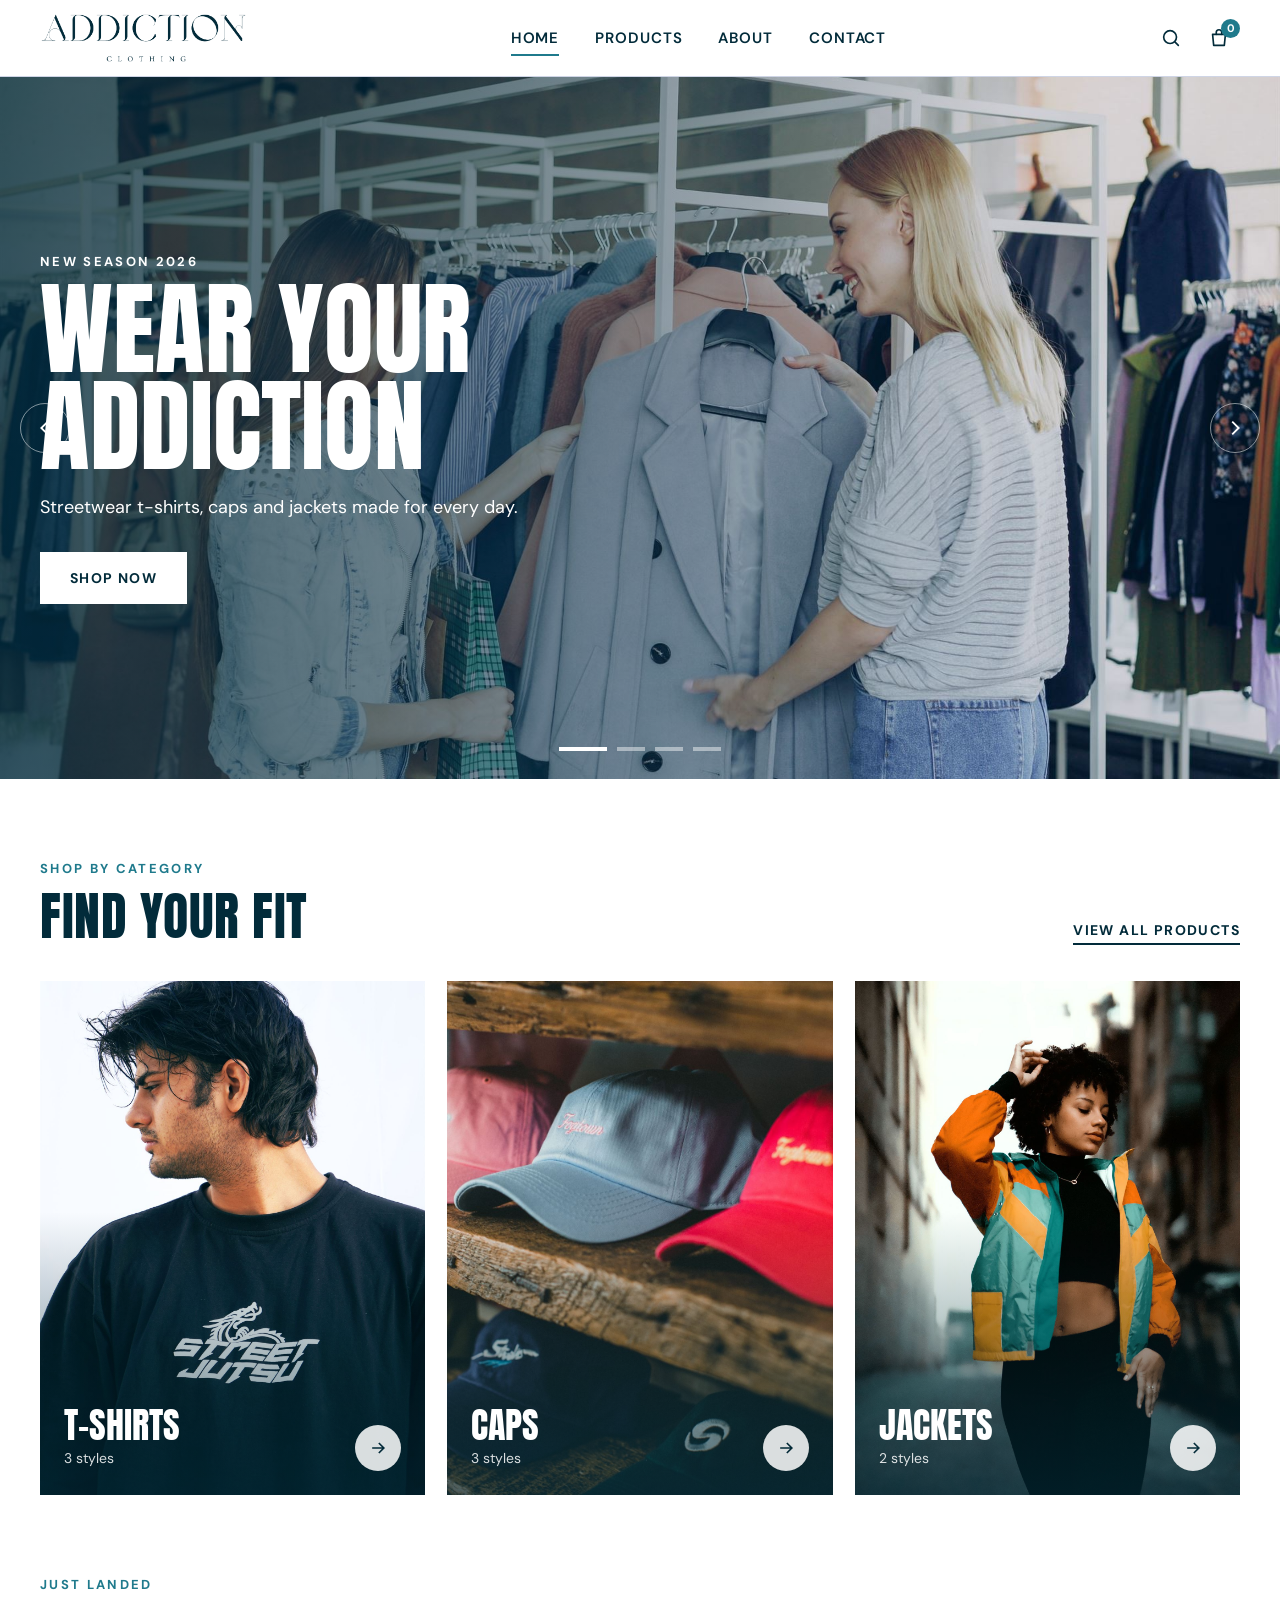
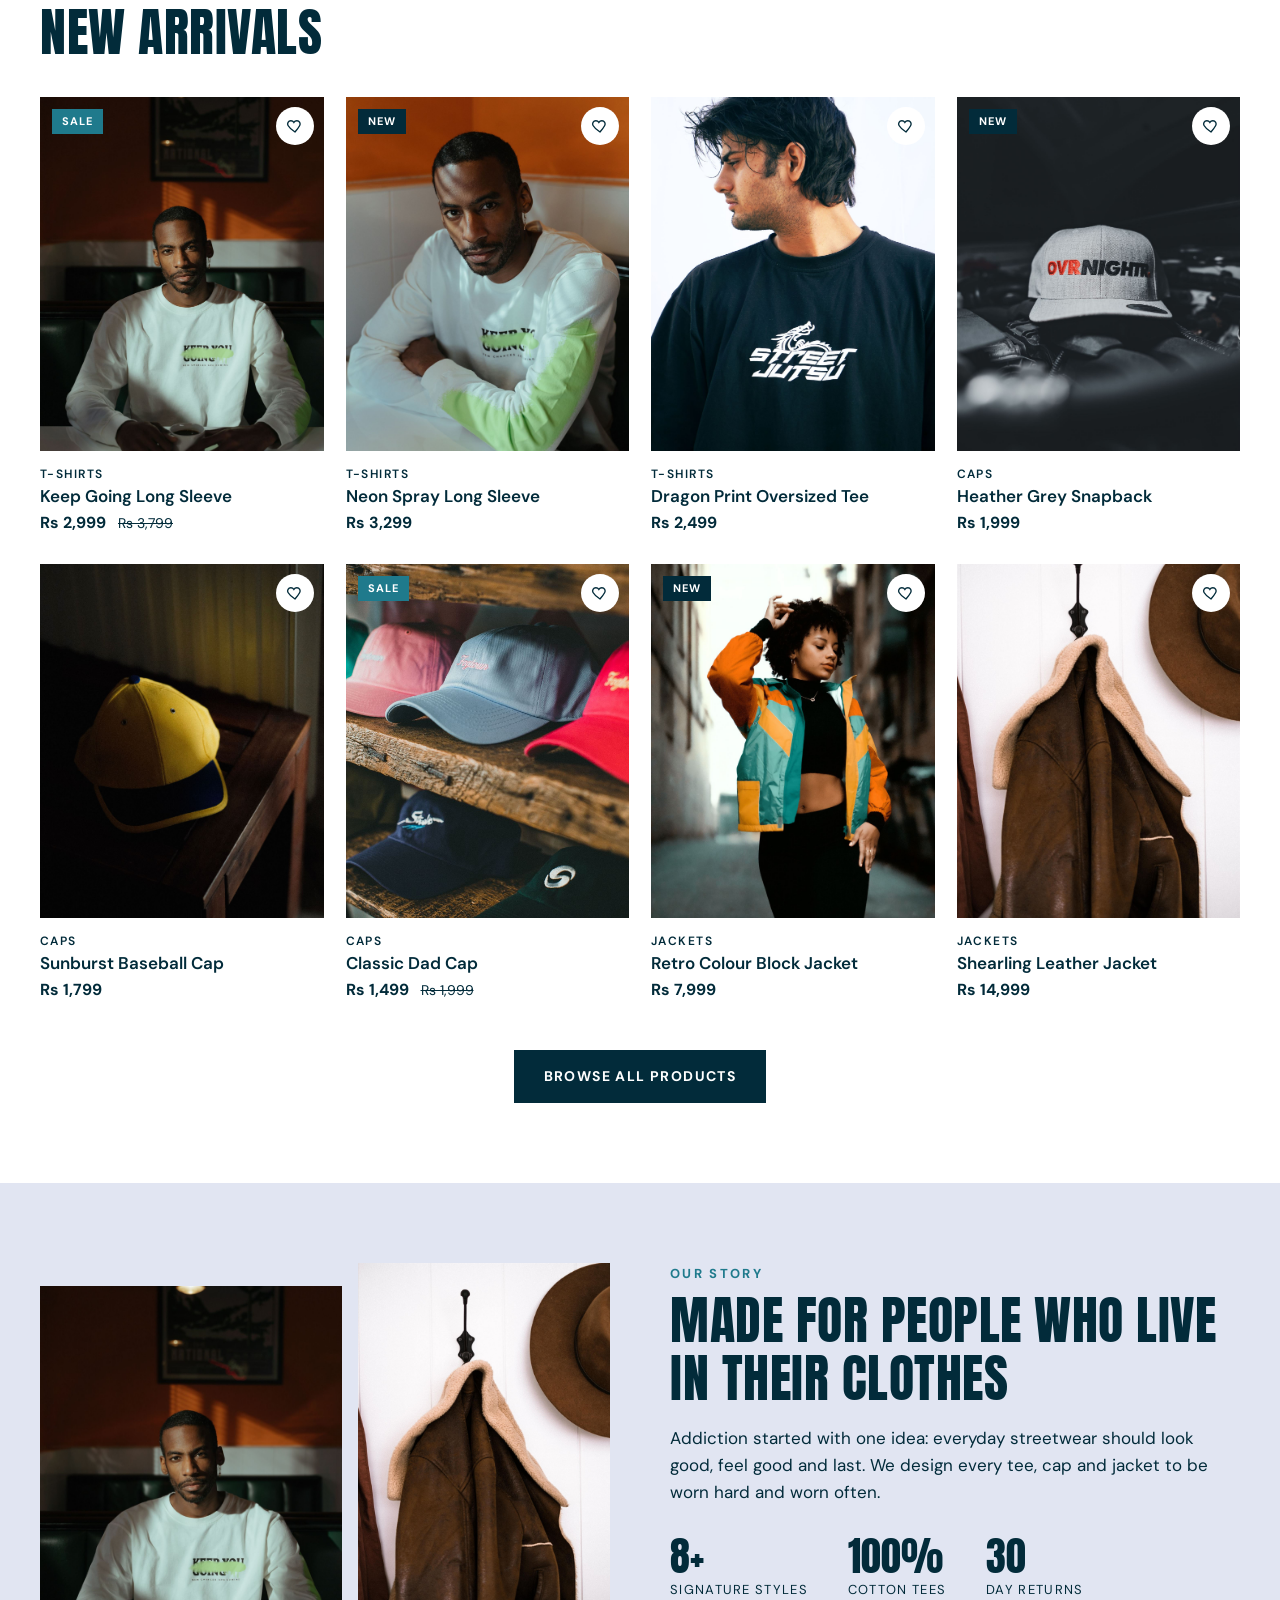
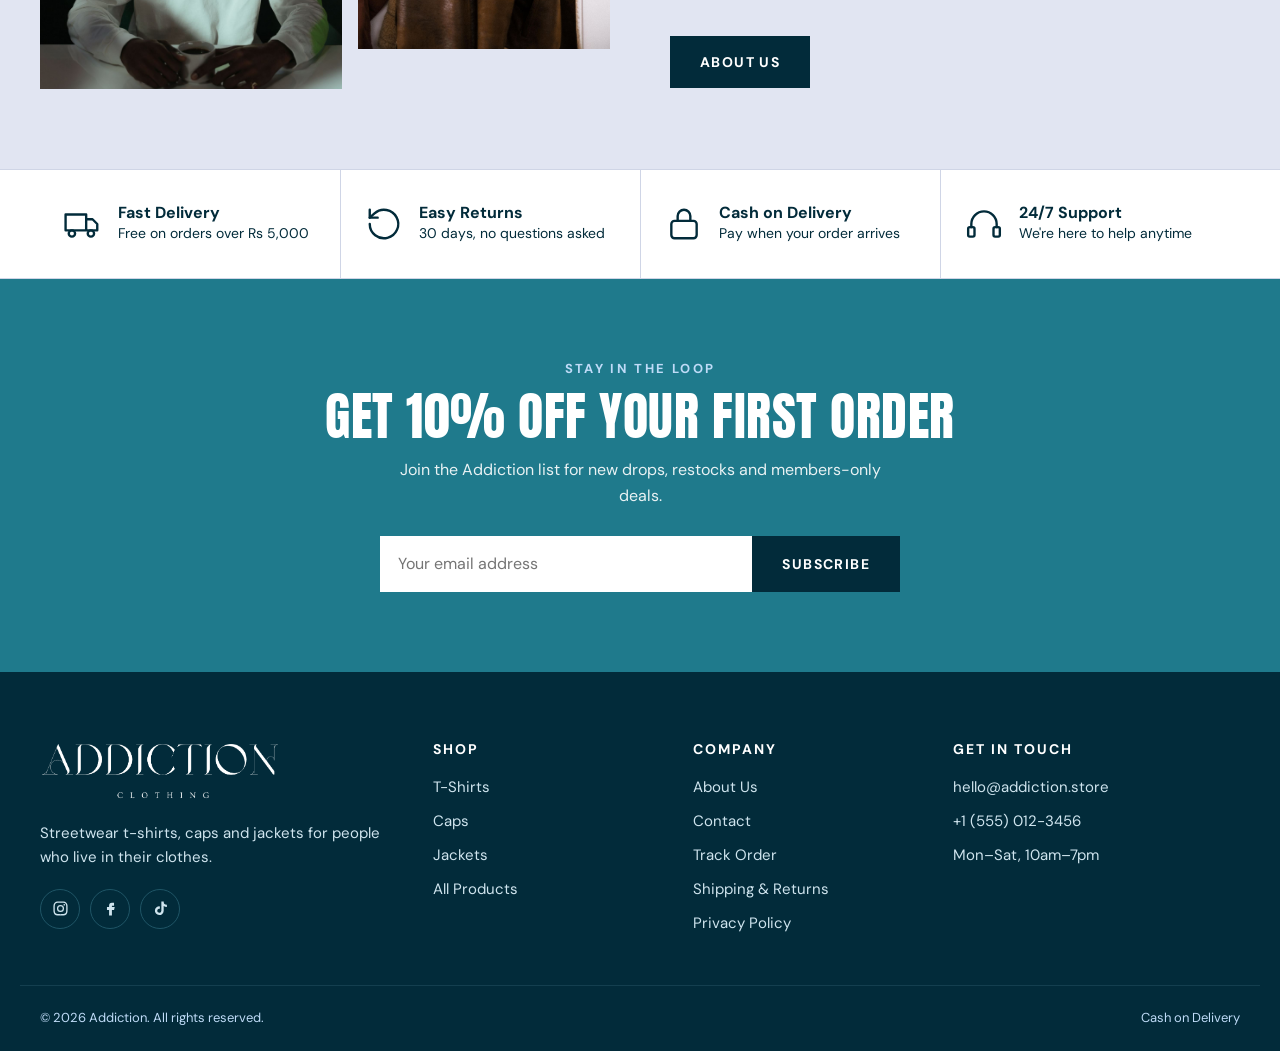
<file: index.html>
<!DOCTYPE html>
<html lang="en">
<head>
  <meta charset="UTF-8">
  <meta name="viewport" content="width=device-width, initial-scale=1.0">
  <title>Addiction | Streetwear T-Shirts, Caps & Jackets</title>
  <link rel="icon" href="images/favicon.svg" type="image/svg+xml">
  <meta name="theme-color" content="#022b3a">
  <!-- Preview shown when the page is shared on WhatsApp, Facebook, etc.
       After going live, change og:image to the full address, e.g. https://yourdomain.com/images/web/sliders/Home_page_slider.jpg -->
  <meta property="og:type" content="website">
  <meta property="og:site_name" content="Addiction">
  <meta property="og:title" content="Addiction | Streetwear T-Shirts, Caps & Jackets">
  <meta property="og:description" content="Addiction streetwear: T-shirts, caps and jackets made to wear every day.">
  <meta property="og:image" content="images/web/sliders/Home_page_slider.jpg">
  <meta name="description" content="Addiction streetwear: T-shirts, caps and jackets made to wear every day.">
  <link rel="preconnect" href="https://fonts.googleapis.com">
  <link rel="preconnect" href="https://fonts.gstatic.com" crossorigin>
  <link rel="stylesheet" href="https://fonts.googleapis.com/css2?family=Anton&family=DM+Sans:wght@400;500;600;700&display=swap">
  <link rel="stylesheet" href="css/style.css">
</head>
<body>

  <!-- ========== HEADER ========== -->
  <header class="site-header">
    <div class="container header-inner">
      <!-- Logo: replace the text with <img src="images/web/logo.png" alt="Addiction"> when the logo is ready -->
      <a href="index.html" class="logo"><img src="images/logo/logo.png" alt="Addiction Clothing" width="1502" height="363"></a>

      <nav class="main-nav" id="mainNav" aria-label="Main menu">
        <ul>
          <li><a href="index.html" class="active">Home</a></li>
          <li><a href="products.html">Products</a></li>
          <li><a href="about.html">About</a></li>
          <li><a href="contact.html">Contact</a></li>
        </ul>
      </nav>

      <div class="header-icons">
        <button class="icon-btn" id="searchToggle" aria-label="Search">
          <svg viewBox="0 0 24 24"><circle cx="11" cy="11" r="7"/><path d="M20 20l-3.5-3.5"/></svg>
        </button>
        <button class="icon-btn" id="cartToggle" aria-label="Open cart">
          <svg viewBox="0 0 24 24"><path d="M5 8h14l-1.2 12H6.2L5 8z"/><path d="M9 8V6a3 3 0 0 1 6 0v2"/></svg>
          <span class="cart-count">0</span>
        </button>
        <button class="icon-btn menu-toggle" id="menuToggle" aria-label="Open menu" aria-expanded="false" aria-controls="mainNav">
          <svg viewBox="0 0 24 24"><path d="M4 7h16M4 12h16M4 17h16"/></svg>
        </button>
      </div>
    </div>

    <div class="search-bar" id="searchBar">
      <form class="container" action="products.html" method="get">
        <input type="search" name="q" placeholder="Search t-shirts, caps, jackets..." aria-label="Search products">
        <button class="btn" type="submit">Search</button>
      </form>
    </div>
  </header>

  <main>
    <!-- ========== HERO SLIDER ========== -->
    <section class="hero" id="heroSlider" aria-label="Featured collections">
      <div class="slide">
        <img src="images/web/sliders/Home_page_slider.jpg" alt="Two friends shopping for jackets" style="object-position: center 35%;">
        <div class="slide-content">
          <div class="container">
            <span class="eyebrow">New Season 2026</span>
            <h1>Wear Your Addiction</h1>
            <p>Streetwear t-shirts, caps and jackets made for every day.</p>
            <a href="products.html" class="btn btn-light">Shop Now</a>
          </div>
        </div>
      </div>

      <div class="slide">
        <img src="images/web/sliders/slider_3.jpg" alt="Red graphic t-shirt on a rack" style="object-position: center 40%;">
        <div class="slide-content">
          <div class="container">
            <span class="eyebrow">T-Shirt Collection</span>
            <h2>Bold Prints Only</h2>
            <p>Oversized fits and graphic tees that stand out.</p>
            <a href="products.html?category=tshirts" class="btn btn-light">Shop T-Shirts</a>
          </div>
        </div>
      </div>

      <div class="slide">
        <img src="images/web/sliders/Slider_4.jpg" alt="Woman carrying clothes on hangers" style="object-position: center 30%;">
        <div class="slide-content">
          <div class="container">
            <span class="eyebrow">Just Dropped</span>
            <h2>Fresh Fits Weekly</h2>
            <p>New arrivals land every week. Be first to grab them.</p>
            <a href="products.html" class="btn btn-light">See What's New</a>
          </div>
        </div>
      </div>

      <div class="slide">
        <img src="images/web/sliders/Slider_2.jpg" alt="Linen shirts hanging on wooden hangers" style="object-position: center 55%;">
        <div class="slide-content">
          <div class="container">
            <span class="eyebrow">Up to 25% Off</span>
            <h2>The Season Sale</h2>
            <p>Selected caps and tees at lower prices, while stock lasts.</p>
            <a href="products.html" class="btn btn-light">Shop the Sale</a>
          </div>
        </div>
      </div>

      <button class="slider-arrow prev" aria-label="Previous slide"><svg viewBox="0 0 24 24"><path d="M15 5l-7 7 7 7"/></svg></button>
      <button class="slider-arrow next" aria-label="Next slide"><svg viewBox="0 0 24 24"><path d="M9 5l7 7-7 7"/></svg></button>
      <div class="slider-dots"></div>
    </section>

    <!-- ========== SHOP BY CATEGORY ========== -->
    <section class="section">
      <div class="container">
        <div class="section-head">
          <div>
            <span class="eyebrow">Shop by category</span>
            <h2 class="section-title">Find Your Fit</h2>
          </div>
          <a href="products.html" class="link-arrow">View all products</a>
        </div>

        <div class="category-grid">
          <a href="products.html?category=tshirts" class="category-card">
            <img src="images/web/T_shirts/t-shirt_2.jpg" alt="Black oversized graphic t-shirt" loading="lazy">
            <div class="category-label">
              <div><h3>T-Shirts</h3><span>3 styles</span></div>
              <span class="go"><svg viewBox="0 0 24 24"><path d="M5 12h14M13 6l6 6-6 6"/></svg></span>
            </div>
          </a>
          <a href="products.html?category=caps" class="category-card">
            <img src="images/web/Caps/Caps_1.jpg" alt="Colourful caps on a wooden shelf" loading="lazy" style="object-position: 60% center;">
            <div class="category-label">
              <div><h3>Caps</h3><span>3 styles</span></div>
              <span class="go"><svg viewBox="0 0 24 24"><path d="M5 12h14M13 6l6 6-6 6"/></svg></span>
            </div>
          </a>
          <a href="products.html?category=jackets" class="category-card">
            <img src="images/web/jackets/Ladies_jacket.jpg" alt="Retro colour block jacket" loading="lazy">
            <div class="category-label">
              <div><h3>Jackets</h3><span>2 styles</span></div>
              <span class="go"><svg viewBox="0 0 24 24"><path d="M5 12h14M13 6l6 6-6 6"/></svg></span>
            </div>
          </a>
        </div>
      </div>
    </section>

    <!-- ========== NEW ARRIVALS ========== -->
    <!-- To add a product: copy one <article class="product-card"> block and change the image, name and price. -->
    <section class="section" style="padding-top: 0;">
      <div class="container">
        <div class="section-head">
          <div>
            <span class="eyebrow">Just landed</span>
            <h2 class="section-title">New Arrivals</h2>
          </div>
        </div>
        <div class="product-grid">

          <article class="product-card">
            <div class="product-image">
              <img src="images/web/T_shirts/T_shirt_0.jpg" alt="Keep Going Long Sleeve" loading="lazy">
              <span class="badge badge-sale">Sale</span>
              <button class="wish-btn" aria-label="Add to wishlist"><svg viewBox="0 0 24 24"><path d="M12 20s-7-4.4-9.3-8.6C1.2 8.6 3 5 6.5 5c2 0 3.3 1.1 4 2.2.7-1.1 2-2.2 4-2.2C18 5 19.8 8.6 18.3 11.4 16 15.6 12 20 12 20z"/></svg></button>
              <a class="quick-add choose-size" href="products.html?q=Keep%20Going%20Long%20Sleeve">Choose size</a>
            </div>
            <div class="product-info">
              <span class="product-category">T-Shirts</span>
              <h3 class="product-name">Keep Going Long Sleeve</h3>
              <div class="product-price">Rs 2,999 <span class="old-price">Rs 3,799</span></div>
            </div>
          </article>

          <article class="product-card">
            <div class="product-image">
              <img src="images/web/T_shirts/t_shirts_0.1.jpg" alt="Neon Spray Long Sleeve" loading="lazy">
              <span class="badge badge-new">New</span>
              <button class="wish-btn" aria-label="Add to wishlist"><svg viewBox="0 0 24 24"><path d="M12 20s-7-4.4-9.3-8.6C1.2 8.6 3 5 6.5 5c2 0 3.3 1.1 4 2.2.7-1.1 2-2.2 4-2.2C18 5 19.8 8.6 18.3 11.4 16 15.6 12 20 12 20z"/></svg></button>
              <a class="quick-add choose-size" href="products.html?q=Neon%20Spray%20Long%20Sleeve">Choose size</a>
            </div>
            <div class="product-info">
              <span class="product-category">T-Shirts</span>
              <h3 class="product-name">Neon Spray Long Sleeve</h3>
              <div class="product-price">Rs 3,299</div>
            </div>
          </article>

          <article class="product-card">
            <div class="product-image">
              <img src="images/web/T_shirts/t-shirt_2.jpg" alt="Dragon Print Oversized Tee" loading="lazy">
              <button class="wish-btn" aria-label="Add to wishlist"><svg viewBox="0 0 24 24"><path d="M12 20s-7-4.4-9.3-8.6C1.2 8.6 3 5 6.5 5c2 0 3.3 1.1 4 2.2.7-1.1 2-2.2 4-2.2C18 5 19.8 8.6 18.3 11.4 16 15.6 12 20 12 20z"/></svg></button>
              <a class="quick-add choose-size" href="products.html?q=Dragon%20Print%20Oversized%20Tee">Choose size</a>
            </div>
            <div class="product-info">
              <span class="product-category">T-Shirts</span>
              <h3 class="product-name">Dragon Print Oversized Tee</h3>
              <div class="product-price">Rs 2,499</div>
            </div>
          </article>

          <article class="product-card">
            <div class="product-image">
              <img src="images/web/Caps/caps_3.jpg" alt="Heather Grey Snapback" loading="lazy">
              <span class="badge badge-new">New</span>
              <button class="wish-btn" aria-label="Add to wishlist"><svg viewBox="0 0 24 24"><path d="M12 20s-7-4.4-9.3-8.6C1.2 8.6 3 5 6.5 5c2 0 3.3 1.1 4 2.2.7-1.1 2-2.2 4-2.2C18 5 19.8 8.6 18.3 11.4 16 15.6 12 20 12 20z"/></svg></button>
              <button class="quick-add" data-name="Heather Grey Snapback">Add to cart</button>
            </div>
            <div class="product-info">
              <span class="product-category">Caps</span>
              <h3 class="product-name">Heather Grey Snapback</h3>
              <div class="product-price">Rs 1,999</div>
            </div>
          </article>

          <article class="product-card">
            <div class="product-image">
              <img src="images/web/Caps/Cap_2.jpg" alt="Sunburst Baseball Cap" loading="lazy">
              <button class="wish-btn" aria-label="Add to wishlist"><svg viewBox="0 0 24 24"><path d="M12 20s-7-4.4-9.3-8.6C1.2 8.6 3 5 6.5 5c2 0 3.3 1.1 4 2.2.7-1.1 2-2.2 4-2.2C18 5 19.8 8.6 18.3 11.4 16 15.6 12 20 12 20z"/></svg></button>
              <button class="quick-add" data-name="Sunburst Baseball Cap">Add to cart</button>
            </div>
            <div class="product-info">
              <span class="product-category">Caps</span>
              <h3 class="product-name">Sunburst Baseball Cap</h3>
              <div class="product-price">Rs 1,799</div>
            </div>
          </article>

          <article class="product-card">
            <div class="product-image">
              <img src="images/web/Caps/Caps_1.jpg" alt="Classic Dad Cap" loading="lazy">
              <span class="badge badge-sale">Sale</span>
              <button class="wish-btn" aria-label="Add to wishlist"><svg viewBox="0 0 24 24"><path d="M12 20s-7-4.4-9.3-8.6C1.2 8.6 3 5 6.5 5c2 0 3.3 1.1 4 2.2.7-1.1 2-2.2 4-2.2C18 5 19.8 8.6 18.3 11.4 16 15.6 12 20 12 20z"/></svg></button>
              <button class="quick-add" data-name="Classic Dad Cap">Add to cart</button>
            </div>
            <div class="product-info">
              <span class="product-category">Caps</span>
              <h3 class="product-name">Classic Dad Cap</h3>
              <div class="product-price">Rs 1,499 <span class="old-price">Rs 1,999</span></div>
            </div>
          </article>

          <article class="product-card">
            <div class="product-image">
              <img src="images/web/jackets/Ladies_jacket.jpg" alt="Retro Colour Block Jacket" loading="lazy">
              <span class="badge badge-new">New</span>
              <button class="wish-btn" aria-label="Add to wishlist"><svg viewBox="0 0 24 24"><path d="M12 20s-7-4.4-9.3-8.6C1.2 8.6 3 5 6.5 5c2 0 3.3 1.1 4 2.2.7-1.1 2-2.2 4-2.2C18 5 19.8 8.6 18.3 11.4 16 15.6 12 20 12 20z"/></svg></button>
              <a class="quick-add choose-size" href="products.html?q=Retro%20Colour%20Block%20Jacket">Choose size</a>
            </div>
            <div class="product-info">
              <span class="product-category">Jackets</span>
              <h3 class="product-name">Retro Colour Block Jacket</h3>
              <div class="product-price">Rs 7,999</div>
            </div>
          </article>

          <article class="product-card">
            <div class="product-image">
              <img src="images/web/jackets/leather_jacket.jpg" alt="Shearling Leather Jacket" loading="lazy">
              <button class="wish-btn" aria-label="Add to wishlist"><svg viewBox="0 0 24 24"><path d="M12 20s-7-4.4-9.3-8.6C1.2 8.6 3 5 6.5 5c2 0 3.3 1.1 4 2.2.7-1.1 2-2.2 4-2.2C18 5 19.8 8.6 18.3 11.4 16 15.6 12 20 12 20z"/></svg></button>
              <a class="quick-add choose-size" href="products.html?q=Shearling%20Leather%20Jacket">Choose size</a>
            </div>
            <div class="product-info">
              <span class="product-category">Jackets</span>
              <h3 class="product-name">Shearling Leather Jacket</h3>
              <div class="product-price">Rs 14,999</div>
            </div>
          </article>

        </div>
        <div class="center"><a href="products.html" class="btn">Browse All Products</a></div>
      </div>
    </section>

    <!-- ========== BRAND STORY ========== -->
    <section class="section story">
      <div class="container story-inner">
        <div class="story-images">
          <img src="images/web/T_shirts/T_shirt_0.jpg" alt="Man wearing the Keep Going long sleeve" loading="lazy" style="object-position: center 60%;">
          <img src="images/web/jackets/leather_jacket.jpg" alt="Shearling leather jacket on a hook" loading="lazy">
        </div>
        <div class="story-text">
          <span class="eyebrow">Our story</span>
          <h2 class="section-title">Made for People Who Live in Their Clothes</h2>
          <p>Addiction started with one idea: everyday streetwear should look good, feel good and last. We design every tee, cap and jacket to be worn hard and worn often.</p>
          <div class="stats">
            <div><strong>8+</strong><span>Signature styles</span></div>
            <div><strong>100%</strong><span>Cotton tees</span></div>
            <div><strong>30</strong><span>Day returns</span></div>
          </div>
          <a href="about.html" class="btn">About Us</a>
        </div>
      </div>
    </section>

    <!-- ========== SERVICES ========== -->
    <section class="services">
      <div class="container services-grid">
        <div class="service">
          <svg viewBox="0 0 24 24"><path d="M1 6h13v10H1zM14 9h4l3 3v4h-7z"/><circle cx="5" cy="18" r="2"/><circle cx="17" cy="18" r="2"/></svg>
          <div><h3>Fast Delivery</h3><p>Free on orders over Rs 5,000</p></div>
        </div>
        <div class="service">
          <svg viewBox="0 0 24 24"><path d="M3 12a9 9 0 1 0 3-6.7L3 8"/><path d="M3 3v5h5"/></svg>
          <div><h3>Easy Returns</h3><p>30 days, no questions asked</p></div>
        </div>
        <div class="service">
          <svg viewBox="0 0 24 24"><rect x="4" y="10" width="16" height="11" rx="2"/><path d="M8 10V7a4 4 0 0 1 8 0v3"/></svg>
          <div><h3>Cash on Delivery</h3><p>Pay when your order arrives</p></div>
        </div>
        <div class="service">
          <svg viewBox="0 0 24 24"><path d="M4 14v-2a8 8 0 0 1 16 0v2"/><rect x="2" y="14" width="4" height="6" rx="1"/><rect x="18" y="14" width="4" height="6" rx="1"/></svg>
          <div><h3>24/7 Support</h3><p>We're here to help anytime</p></div>
        </div>
      </div>
    </section>

    <!-- ========== NEWSLETTER ========== -->
    <section class="section newsletter">
      <div class="container">
        <span class="eyebrow">Stay in the loop</span>
        <h2 class="section-title">Get 10% Off Your First Order</h2>
        <p>Join the Addiction list for new drops, restocks and members-only deals.</p>
        <form id="newsletterForm">
          <input type="email" placeholder="Your email address" aria-label="Email address" required>
          <button class="btn" type="submit">Subscribe</button>
        </form>
      </div>
    </section>
  </main>

  <!-- ========== FOOTER ========== -->
  <footer class="site-footer">
    <div class="container footer-grid">
      <div>
        <a href="index.html" class="logo"><img src="images/logo/logo-white.png" alt="Addiction Clothing" width="1502" height="363"></a>
        <p>Streetwear t-shirts, caps and jackets for people who live in their clothes.</p>
        <div class="socials">
          <a href="#" aria-label="Instagram"><svg viewBox="0 0 24 24"><path d="M12 7a5 5 0 1 0 0 10 5 5 0 0 0 0-10zm0 8.2a3.2 3.2 0 1 1 0-6.4 3.2 3.2 0 0 1 0 6.4zM17.3 5.5a1.2 1.2 0 1 0 0 2.4 1.2 1.2 0 0 0 0-2.4zM12 2c-2.7 0-3 0-4.1.1C4.6 2.2 2.2 4.6 2.1 7.9 2 9 2 9.3 2 12s0 3 .1 4.1c.1 3.3 2.5 5.7 5.8 5.8 1.1.1 1.4.1 4.1.1s3 0 4.1-.1c3.3-.1 5.7-2.5 5.8-5.8.1-1.1.1-1.4.1-4.1s0-3-.1-4.1c-.1-3.3-2.5-5.7-5.8-5.8C15 2 14.7 2 12 2zm0 1.8c2.7 0 3 0 4 .1 2.5.1 3.9 1.5 4 4 .1 1 .1 1.3.1 4s0 3-.1 4c-.1 2.5-1.5 3.9-4 4-1 .1-1.3.1-4 .1s-3 0-4-.1c-2.5-.1-3.9-1.5-4-4-.1-1-.1-1.3-.1-4s0-3 .1-4c.1-2.5 1.5-3.9 4-4 1-.1 1.3-.1 4-.1z"/></svg></a>
          <a href="#" aria-label="Facebook"><svg viewBox="0 0 24 24"><path d="M14 8h3V4h-3c-2.8 0-4 1.7-4 4.3V10H7v4h3v8h4v-8h3l1-4h-4V8.6c0-.4.3-.6.6-.6z"/></svg></a>
          <a href="#" aria-label="TikTok"><svg viewBox="0 0 24 24"><path d="M16.5 2h-3.3v13.2a2.9 2.9 0 1 1-2.1-2.8V9a6.2 6.2 0 1 0 5.4 6.2V8.6a7.8 7.8 0 0 0 4.5 1.4V6.7a4.5 4.5 0 0 1-4.5-4.7z"/></svg></a>
        </div>
      </div>
      <div>
        <h2 class="footer-title">Shop</h2>
        <ul>
          <li><a href="products.html?category=tshirts">T-Shirts</a></li>
          <li><a href="products.html?category=caps">Caps</a></li>
          <li><a href="products.html?category=jackets">Jackets</a></li>
          <li><a href="products.html">All Products</a></li>
        </ul>
      </div>
      <div>
        <h2 class="footer-title">Company</h2>
        <ul>
          <li><a href="about.html">About Us</a></li>
          <li><a href="contact.html">Contact</a></li>
          <li><a href="track-order.html">Track Order</a></li>
          <li><a href="shipping-returns.html">Shipping &amp; Returns</a></li>
          <li><a href="privacy-policy.html">Privacy Policy</a></li>
        </ul>
      </div>
      <div>
        <h2 class="footer-title">Get in touch</h2>
        <ul>
          <li>hello@addiction.store</li>
          <li>+1 (555) 012-3456</li>
          <li>Mon–Sat, 10am–7pm</li>
        </ul>
      </div>
    </div>
    <div class="container footer-bottom">
      <span>© <span class="year">2026</span> Addiction. All rights reserved.</span>
      <span>Cash on Delivery</span>
    </div>
  </footer>

  <!-- ========== CART PANEL ========== -->
  <div class="cart-overlay" id="cartOverlay" hidden></div>
  <aside class="cart-panel" id="cartPanel" aria-label="Shopping cart" aria-hidden="true">
    <div class="cart-head">
      <h2>Your Cart</h2>
      <button class="icon-btn" id="cartClose" aria-label="Close cart">
        <svg viewBox="0 0 24 24"><path d="M6 6l12 12M18 6L6 18"/></svg>
      </button>
    </div>
    <div class="cart-items" id="cartItems"></div>
    <div class="cart-foot" id="cartFoot">
      <div class="cart-row"><span>Subtotal</span><strong id="cartSubtotal">Rs 0</strong></div>
      <p class="cart-note" id="cartShipping"></p>
      <button class="btn cart-checkout" id="checkoutBtn">Checkout</button>
      <button class="text-link" id="continueShopping">Continue shopping</button>
    </div>
  </aside>

  <div class="toast" id="toast" role="status" aria-live="polite"></div>

  <script src="js/script.js"></script>
  <script>
    // Newsletter: shows a thank-you message (connect to an email service later)
    document.getElementById("newsletterForm").addEventListener("submit", function (e) {
      e.preventDefault();
      showToast("Thanks for subscribing! Check your inbox for your 10% code.");
      this.reset();
    });
  </script>
</body>
</html>
</file>
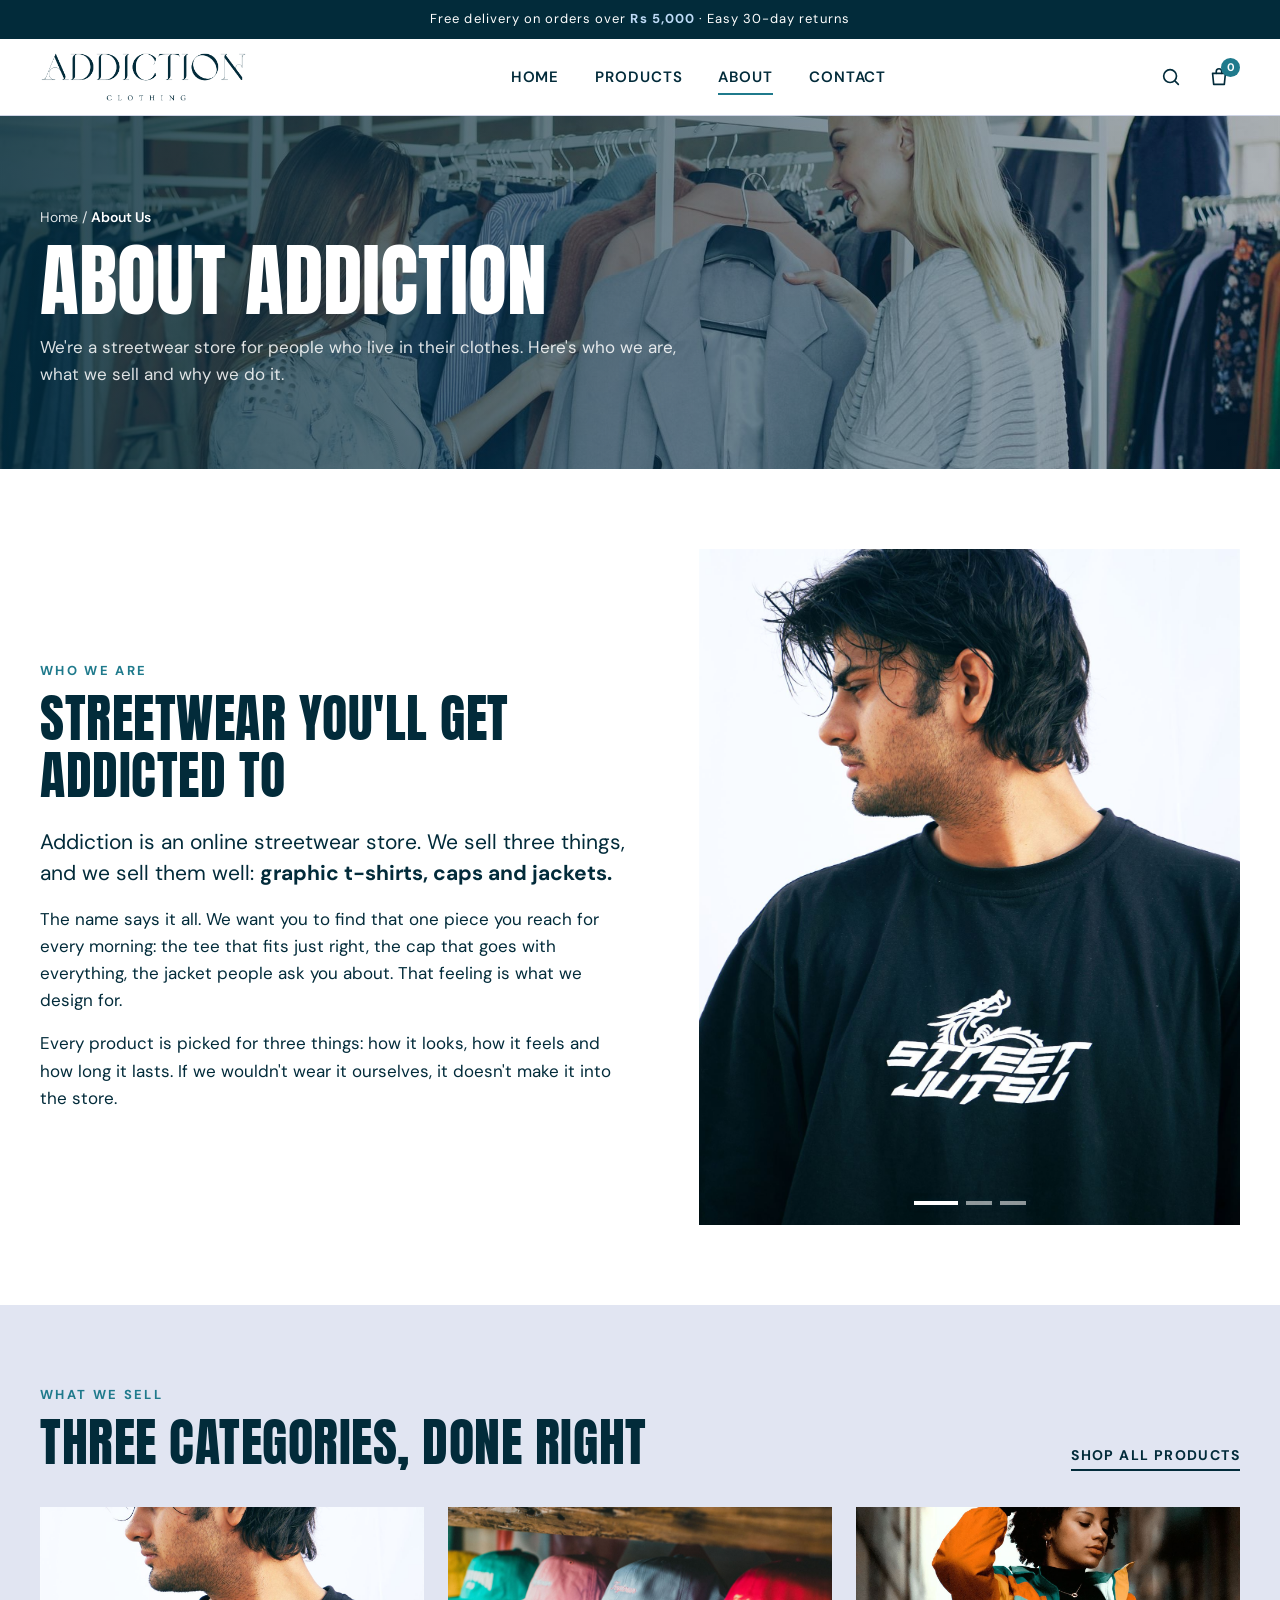
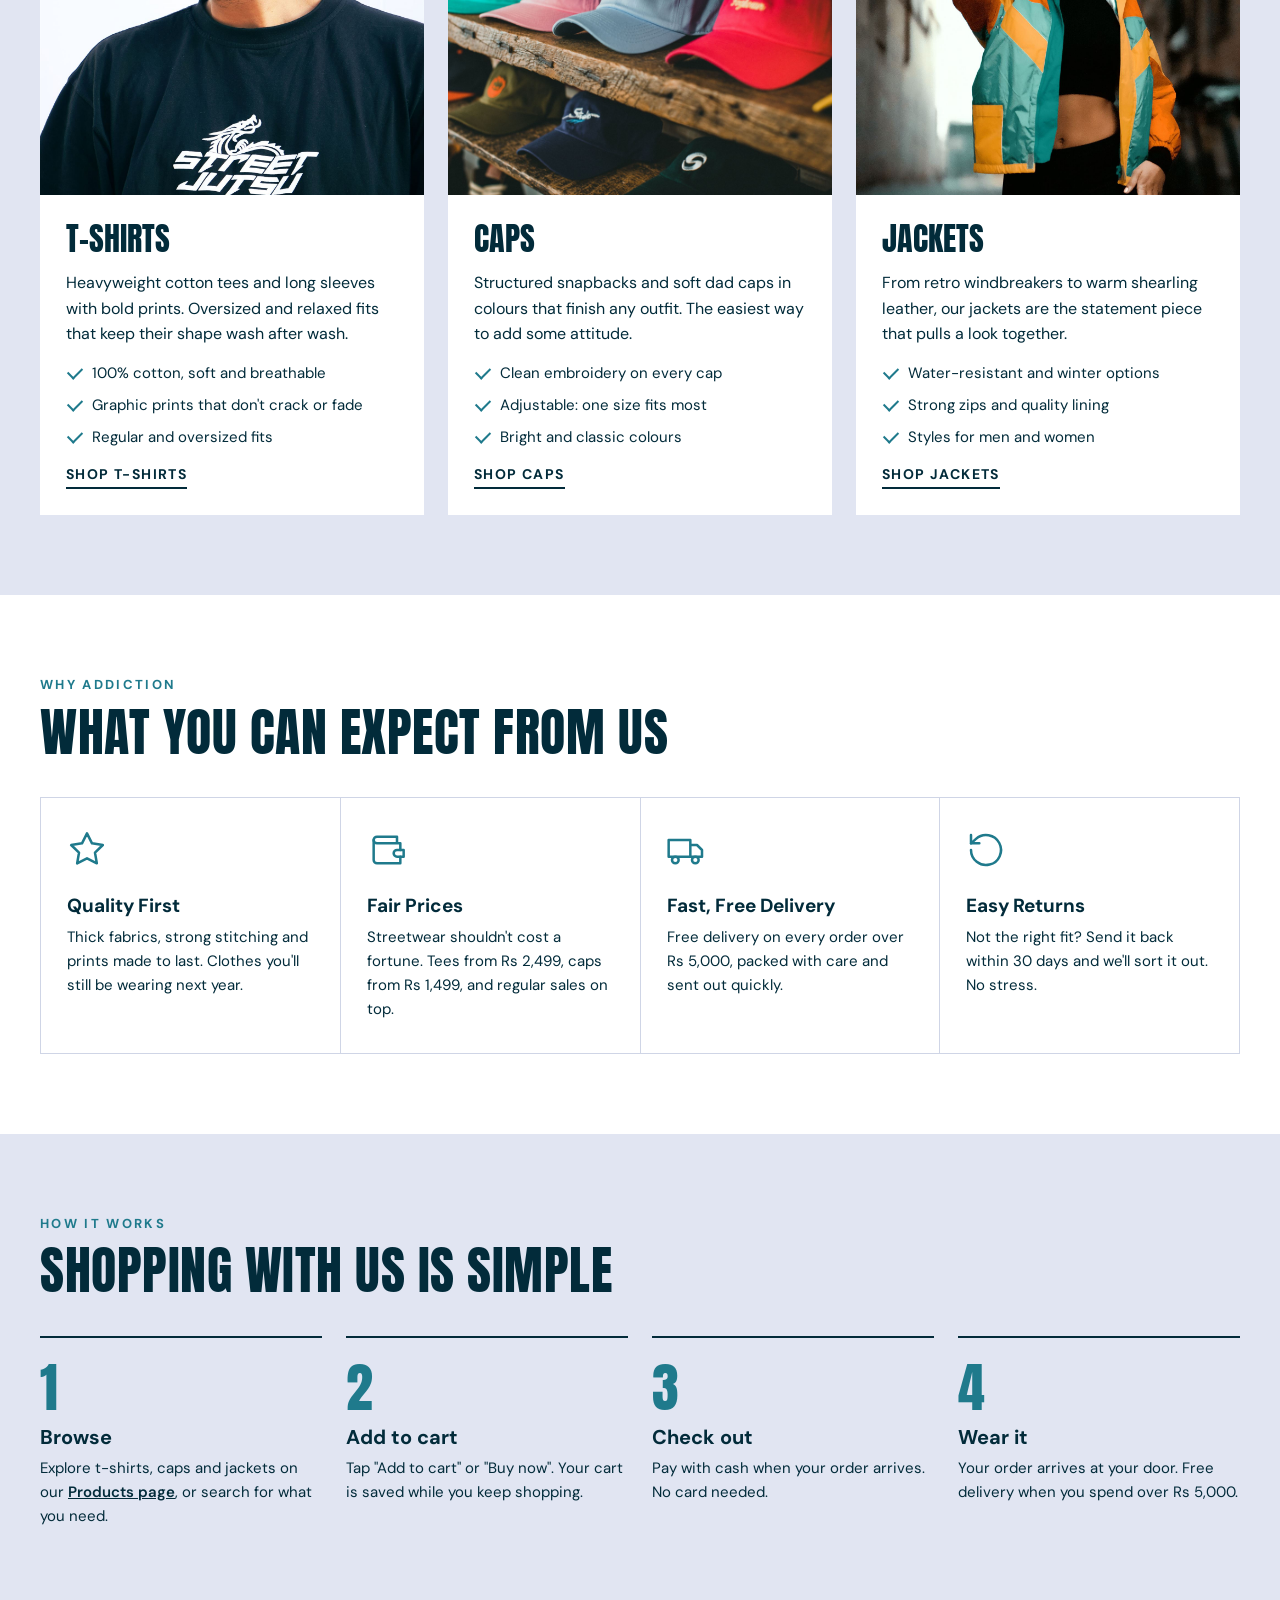
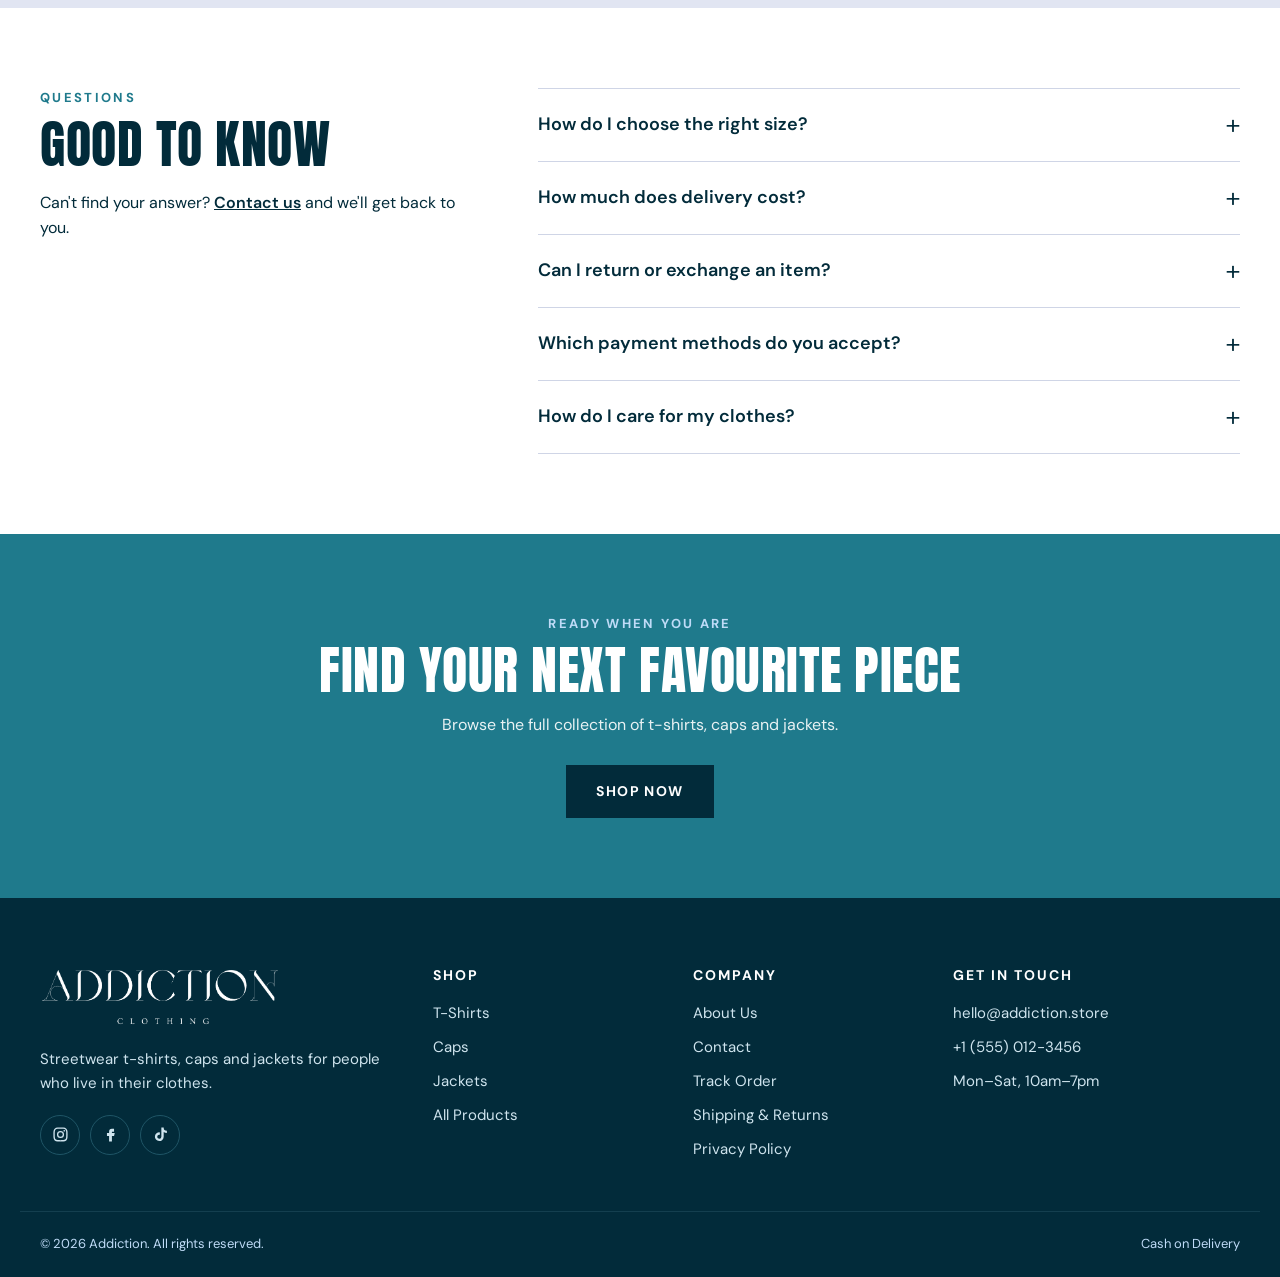
<file: about.html>
<!DOCTYPE html>
<html lang="en">
<head>
  <meta charset="UTF-8">
  <meta name="viewport" content="width=device-width, initial-scale=1.0">
  <title>About Us | Addiction Streetwear</title>
  <link rel="icon" href="images/favicon.svg" type="image/svg+xml">
  <meta name="theme-color" content="#022b3a">
  <!-- Preview shown when the page is shared on WhatsApp, Facebook, etc.
       After going live, change og:image to the full address, e.g. https://yourdomain.com/images/web/sliders/Home_page_slider.jpg -->
  <meta property="og:type" content="website">
  <meta property="og:site_name" content="Addiction">
  <meta property="og:title" content="About Us | Addiction Streetwear">
  <meta property="og:description" content="Who we are, what we sell and why we do it. Get to know Addiction, the streetwear store for t-shirts, caps and jackets.">
  <meta property="og:image" content="images/web/sliders/Home_page_slider.jpg">
  <meta name="description" content="Who we are, what we sell and why we do it. Get to know Addiction, the streetwear store for t-shirts, caps and jackets.">
  <link rel="preconnect" href="https://fonts.googleapis.com">
  <link rel="preconnect" href="https://fonts.gstatic.com" crossorigin>
  <link rel="stylesheet" href="https://fonts.googleapis.com/css2?family=Anton&family=DM+Sans:wght@400;500;600;700&display=swap">
  <link rel="stylesheet" href="css/style.css">
</head>
<body>

  <!-- ========== ANNOUNCEMENT BAR ========== -->
  <div class="announcement">Free delivery on orders over <b>Rs 5,000</b> · Easy 30-day returns</div>

  <!-- ========== HEADER ========== -->
  <header class="site-header">
    <div class="container header-inner">
      <a href="index.html" class="logo"><img src="images/logo/logo.png" alt="Addiction Clothing" width="1502" height="363"></a>

      <nav class="main-nav" id="mainNav" aria-label="Main menu">
        <ul>
          <li><a href="index.html">Home</a></li>
          <li><a href="products.html">Products</a></li>
          <li><a href="about.html" class="active">About</a></li>
          <li><a href="contact.html">Contact</a></li>
        </ul>
      </nav>

      <div class="header-icons">
        <button class="icon-btn" id="searchToggle" aria-label="Search">
          <svg viewBox="0 0 24 24"><circle cx="11" cy="11" r="7"/><path d="M20 20l-3.5-3.5"/></svg>
        </button>
        <button class="icon-btn" id="cartToggle" aria-label="Open cart">
          <svg viewBox="0 0 24 24"><path d="M5 8h14l-1.2 12H6.2L5 8z"/><path d="M9 8V6a3 3 0 0 1 6 0v2"/></svg>
          <span class="cart-count">0</span>
        </button>
        <button class="icon-btn menu-toggle" id="menuToggle" aria-label="Open menu" aria-expanded="false" aria-controls="mainNav">
          <svg viewBox="0 0 24 24"><path d="M4 7h16M4 12h16M4 17h16"/></svg>
        </button>
      </div>
    </div>

    <div class="search-bar" id="searchBar">
      <form class="container" action="products.html" method="get">
        <input type="search" name="q" placeholder="Search t-shirts, caps, jackets..." aria-label="Search products">
        <button class="btn" type="submit">Search</button>
      </form>
    </div>
  </header>

  <main>
    <!-- ========== PAGE BANNER ========== -->
    <section class="page-banner banner-slider">
      <!-- Background slides: change the pictures here. They fade every few seconds. -->
      <div class="banner-slides" aria-hidden="true">
        <img class="banner-slide" src="images/web/sliders/Home_page_slider.jpg" alt="" style="object-position: center 35%;">
        <img class="banner-slide" src="images/web/sliders/slider_3.jpg" alt="" style="object-position: center 40%;">
        <img class="banner-slide" src="images/web/sliders/Slider_2.jpg" alt="" style="object-position: center 55%;">
      </div>
      <div class="container">
        <nav class="breadcrumb" aria-label="Breadcrumb"><a href="index.html">Home</a> / <span>About Us</span></nav>
        <h1>About Addiction</h1>
        <p>We're a streetwear store for people who live in their clothes. Here's who we are, what we sell and why we do it.</p>
      </div>
    </section>

    <!-- ========== WHO WE ARE ========== -->
    <section class="section">
      <div class="container about-intro">
        <div class="about-intro-text">
          <span class="eyebrow">Who we are</span>
          <h2 class="section-title">Streetwear You'll Get Addicted To</h2>
          <p class="lead">Addiction is an online streetwear store. We sell three things, and we sell them well: <strong>graphic t-shirts, caps and jackets.</strong></p>
          <p>The name says it all. We want you to find that one piece you reach for every morning: the tee that fits just right, the cap that goes with everything, the jacket people ask you about. That feeling is what we design for.</p>
          <p>Every product is picked for three things: how it looks, how it feels and how long it lasts. If we wouldn't wear it ourselves, it doesn't make it into the store.</p>
        </div>
        <!-- Product slider: one picture for each thing we sell. Changes every few seconds. -->
        <div class="about-intro-image frame-slider" aria-label="What we sell">
          <a href="products.html?category=tshirts" class="frame-slide">
            <img src="images/web/T_shirts/t-shirt_2.jpg" alt="Dragon Print Oversized Tee" style="object-position: center 40%;">
          </a>
          <a href="products.html?category=caps" class="frame-slide">
            <img src="images/web/Caps/caps_3.jpg" alt="Heather Grey Snapback" style="object-position: center 55%;">
          </a>
          <a href="products.html?category=jackets" class="frame-slide">
            <img src="images/web/jackets/Ladies_jacket.jpg" alt="Retro Colour Block Jacket" style="object-position: center 35%;">
          </a>
          <div class="frame-dots"></div>
        </div>
      </div>
    </section>

    <!-- ========== WHAT WE SELL ========== -->
    <section class="section story">
      <div class="container">
        <div class="section-head">
          <div>
            <span class="eyebrow">What we sell</span>
            <h2 class="section-title">Three Categories, Done Right</h2>
          </div>
          <a href="products.html" class="link-arrow">Shop all products</a>
        </div>

        <div class="sell-grid">
          <article class="sell-card">
            <img src="images/web/T_shirts/t-shirt_2.jpg" alt="Black oversized graphic t-shirt" loading="lazy">
            <div class="sell-body">
              <h3>T-Shirts</h3>
              <p>Heavyweight cotton tees and long sleeves with bold prints. Oversized and relaxed fits that keep their shape wash after wash.</p>
              <ul class="tick-list">
                <li>100% cotton, soft and breathable</li>
                <li>Graphic prints that don't crack or fade</li>
                <li>Regular and oversized fits</li>
              </ul>
              <a href="products.html?category=tshirts" class="link-arrow">Shop T-Shirts</a>
            </div>
          </article>

          <article class="sell-card">
            <img src="images/web/Caps/Caps_1.jpg" alt="Colourful caps on a wooden shelf" loading="lazy" style="object-position: 60% center;">
            <div class="sell-body">
              <h3>Caps</h3>
              <p>Structured snapbacks and soft dad caps in colours that finish any outfit. The easiest way to add some attitude.</p>
              <ul class="tick-list">
                <li>Clean embroidery on every cap</li>
                <li>Adjustable: one size fits most</li>
                <li>Bright and classic colours</li>
              </ul>
              <a href="products.html?category=caps" class="link-arrow">Shop Caps</a>
            </div>
          </article>

          <article class="sell-card">
            <img src="images/web/jackets/Ladies_jacket.jpg" alt="Retro colour block jacket" loading="lazy">
            <div class="sell-body">
              <h3>Jackets</h3>
              <p>From retro windbreakers to warm shearling leather, our jackets are the statement piece that pulls a look together.</p>
              <ul class="tick-list">
                <li>Water-resistant and winter options</li>
                <li>Strong zips and quality lining</li>
                <li>Styles for men and women</li>
              </ul>
              <a href="products.html?category=jackets" class="link-arrow">Shop Jackets</a>
            </div>
          </article>
        </div>
      </div>
    </section>

    <!-- ========== WHY CHOOSE US ========== -->
    <section class="section">
      <div class="container">
        <div class="section-head">
          <div>
            <span class="eyebrow">Why Addiction</span>
            <h2 class="section-title">What You Can Expect From Us</h2>
          </div>
        </div>

        <div class="values-grid">
          <div class="value">
            <svg viewBox="0 0 24 24"><path d="M12 2l3 6 6.5 1-4.7 4.6 1.1 6.4L12 17l-5.9 3 1.1-6.4L2.5 9 9 8z"/></svg>
            <h3>Quality First</h3>
            <p>Thick fabrics, strong stitching and prints made to last. Clothes you'll still be wearing next year.</p>
          </div>
          <div class="value">
            <svg viewBox="0 0 24 24"><path d="M20 12V8H6a2 2 0 0 1 0-4h12v4"/><path d="M4 6v12a2 2 0 0 0 2 2h14v-4"/><path d="M18 12a2 2 0 0 0 0 4h4v-4z"/></svg>
            <h3>Fair Prices</h3>
            <p>Streetwear shouldn't cost a fortune. Tees from Rs 2,499, caps from Rs 1,499, and regular sales on top.</p>
          </div>
          <div class="value">
            <svg viewBox="0 0 24 24"><path d="M1 6h13v10H1zM14 9h4l3 3v4h-7z"/><circle cx="5" cy="18" r="2"/><circle cx="17" cy="18" r="2"/></svg>
            <h3>Fast, Free Delivery</h3>
            <p>Free delivery on every order over Rs 5,000, packed with care and sent out quickly.</p>
          </div>
          <div class="value">
            <svg viewBox="0 0 24 24"><path d="M3 12a9 9 0 1 0 3-6.7L3 8"/><path d="M3 3v5h5"/></svg>
            <h3>Easy Returns</h3>
            <p>Not the right fit? Send it back within 30 days and we'll sort it out. No stress.</p>
          </div>
        </div>
      </div>
    </section>

    <!-- ========== HOW TO SHOP ========== -->
    <section class="section story">
      <div class="container">
        <div class="section-head">
          <div>
            <span class="eyebrow">How it works</span>
            <h2 class="section-title">Shopping With Us Is Simple</h2>
          </div>
        </div>

        <ol class="steps-list">
          <li>
            <span class="step-num">1</span>
            <h3>Browse</h3>
            <p>Explore t-shirts, caps and jackets on our <a href="products.html" class="text-link">Products page</a>, or search for what you need.</p>
          </li>
          <li>
            <span class="step-num">2</span>
            <h3>Add to cart</h3>
            <p>Tap "Add to cart" or "Buy now". Your cart is saved while you keep shopping.</p>
          </li>
          <li>
            <span class="step-num">3</span>
            <h3>Check out</h3>
            <p>Pay with cash when your order arrives. No card needed.</p>
          </li>
          <li>
            <span class="step-num">4</span>
            <h3>Wear it</h3>
            <p>Your order arrives at your door. Free delivery when you spend over Rs 5,000.</p>
          </li>
        </ol>
      </div>
    </section>

    <!-- ========== FAQ ========== -->
    <section class="section">
      <div class="container faq-wrap">
        <div>
          <span class="eyebrow">Questions</span>
          <h2 class="section-title">Good to Know</h2>
          <p class="faq-intro">Can't find your answer? <a href="contact.html" class="text-link">Contact us</a> and we'll get back to you.</p>
        </div>
        <div class="faq-list">
          <details>
            <summary><h3>How do I choose the right size?</h3></summary>
            <p>Our tees come in regular and oversized fits. If you like a looser look, take your usual size in oversized. If you're between sizes, size up. Caps are adjustable and fit most heads.</p>
          </details>
          <details>
            <summary><h3>How much does delivery cost?</h3></summary>
            <p>Delivery is free on every order over Rs 5,000. For smaller orders, a small delivery fee is shown at checkout before you pay.</p>
          </details>
          <details>
            <summary><h3>Can I return or exchange an item?</h3></summary>
            <p>Yes. You can return or exchange any unworn item with its tags within 30 days of delivery.</p>
          </details>
          <details>
            <summary><h3>Which payment methods do you accept?</h3></summary>
            <p>Right now we accept Cash on Delivery: you pay in cash when your order arrives. Card payments are coming soon.</p>
          </details>
          <details>
            <summary><h3>How do I care for my clothes?</h3></summary>
            <p>Wash printed tees inside out in cold water and hang them to dry. This keeps prints sharp and colours bright for longer.</p>
          </details>
        </div>
      </div>
    </section>

    <!-- ========== CALL TO ACTION ========== -->
    <section class="section newsletter">
      <div class="container">
        <span class="eyebrow">Ready when you are</span>
        <h2 class="section-title">Find Your Next Favourite Piece</h2>
        <p>Browse the full collection of t-shirts, caps and jackets.</p>
        <a href="products.html" class="btn">Shop Now</a>
      </div>
    </section>
  </main>

  <!-- ========== FOOTER ========== -->
  <footer class="site-footer">
    <div class="container footer-grid">
      <div>
        <a href="index.html" class="logo"><img src="images/logo/logo-white.png" alt="Addiction Clothing" width="1502" height="363"></a>
        <p>Streetwear t-shirts, caps and jackets for people who live in their clothes.</p>
        <div class="socials">
          <a href="#" aria-label="Instagram"><svg viewBox="0 0 24 24"><path d="M12 7a5 5 0 1 0 0 10 5 5 0 0 0 0-10zm0 8.2a3.2 3.2 0 1 1 0-6.4 3.2 3.2 0 0 1 0 6.4zM17.3 5.5a1.2 1.2 0 1 0 0 2.4 1.2 1.2 0 0 0 0-2.4zM12 2c-2.7 0-3 0-4.1.1C4.6 2.2 2.2 4.6 2.1 7.9 2 9 2 9.3 2 12s0 3 .1 4.1c.1 3.3 2.5 5.7 5.8 5.8 1.1.1 1.4.1 4.1.1s3 0 4.1-.1c3.3-.1 5.7-2.5 5.8-5.8.1-1.1.1-1.4.1-4.1s0-3-.1-4.1c-.1-3.3-2.5-5.7-5.8-5.8C15 2 14.7 2 12 2zm0 1.8c2.7 0 3 0 4 .1 2.5.1 3.9 1.5 4 4 .1 1 .1 1.3.1 4s0 3-.1 4c-.1 2.5-1.5 3.9-4 4-1 .1-1.3.1-4 .1s-3 0-4-.1c-2.5-.1-3.9-1.5-4-4-.1-1-.1-1.3-.1-4s0-3 .1-4c.1-2.5 1.5-3.9 4-4 1-.1 1.3-.1 4-.1z"/></svg></a>
          <a href="#" aria-label="Facebook"><svg viewBox="0 0 24 24"><path d="M14 8h3V4h-3c-2.8 0-4 1.7-4 4.3V10H7v4h3v8h4v-8h3l1-4h-4V8.6c0-.4.3-.6.6-.6z"/></svg></a>
          <a href="#" aria-label="TikTok"><svg viewBox="0 0 24 24"><path d="M16.5 2h-3.3v13.2a2.9 2.9 0 1 1-2.1-2.8V9a6.2 6.2 0 1 0 5.4 6.2V8.6a7.8 7.8 0 0 0 4.5 1.4V6.7a4.5 4.5 0 0 1-4.5-4.7z"/></svg></a>
        </div>
      </div>
      <div>
        <h2 class="footer-title">Shop</h2>
        <ul>
          <li><a href="products.html?category=tshirts">T-Shirts</a></li>
          <li><a href="products.html?category=caps">Caps</a></li>
          <li><a href="products.html?category=jackets">Jackets</a></li>
          <li><a href="products.html">All Products</a></li>
        </ul>
      </div>
      <div>
        <h2 class="footer-title">Company</h2>
        <ul>
          <li><a href="about.html">About Us</a></li>
          <li><a href="contact.html">Contact</a></li>
          <li><a href="track-order.html">Track Order</a></li>
          <li><a href="shipping-returns.html">Shipping &amp; Returns</a></li>
          <li><a href="privacy-policy.html">Privacy Policy</a></li>
        </ul>
      </div>
      <div>
        <h2 class="footer-title">Get in touch</h2>
        <ul>
          <li>hello@addiction.store</li>
          <li>+1 (555) 012-3456</li>
          <li>Mon–Sat, 10am–7pm</li>
        </ul>
      </div>
    </div>
    <div class="container footer-bottom">
      <span>© <span class="year">2026</span> Addiction. All rights reserved.</span>
      <span>Cash on Delivery</span>
    </div>
  </footer>

  <!-- ========== CART PANEL ========== -->
  <div class="cart-overlay" id="cartOverlay" hidden></div>
  <aside class="cart-panel" id="cartPanel" aria-label="Shopping cart" aria-hidden="true">
    <div class="cart-head">
      <h2>Your Cart</h2>
      <button class="icon-btn" id="cartClose" aria-label="Close cart">
        <svg viewBox="0 0 24 24"><path d="M6 6l12 12M18 6L6 18"/></svg>
      </button>
    </div>
    <div class="cart-items" id="cartItems"></div>
    <div class="cart-foot" id="cartFoot">
      <div class="cart-row"><span>Subtotal</span><strong id="cartSubtotal">Rs 0</strong></div>
      <p class="cart-note" id="cartShipping"></p>
      <button class="btn cart-checkout" id="checkoutBtn">Checkout</button>
      <button class="text-link" id="continueShopping">Continue shopping</button>
    </div>
  </aside>

  <div class="toast" id="toast" role="status" aria-live="polite"></div>

  <script src="js/script.js"></script>
</body>
</html>
</file>
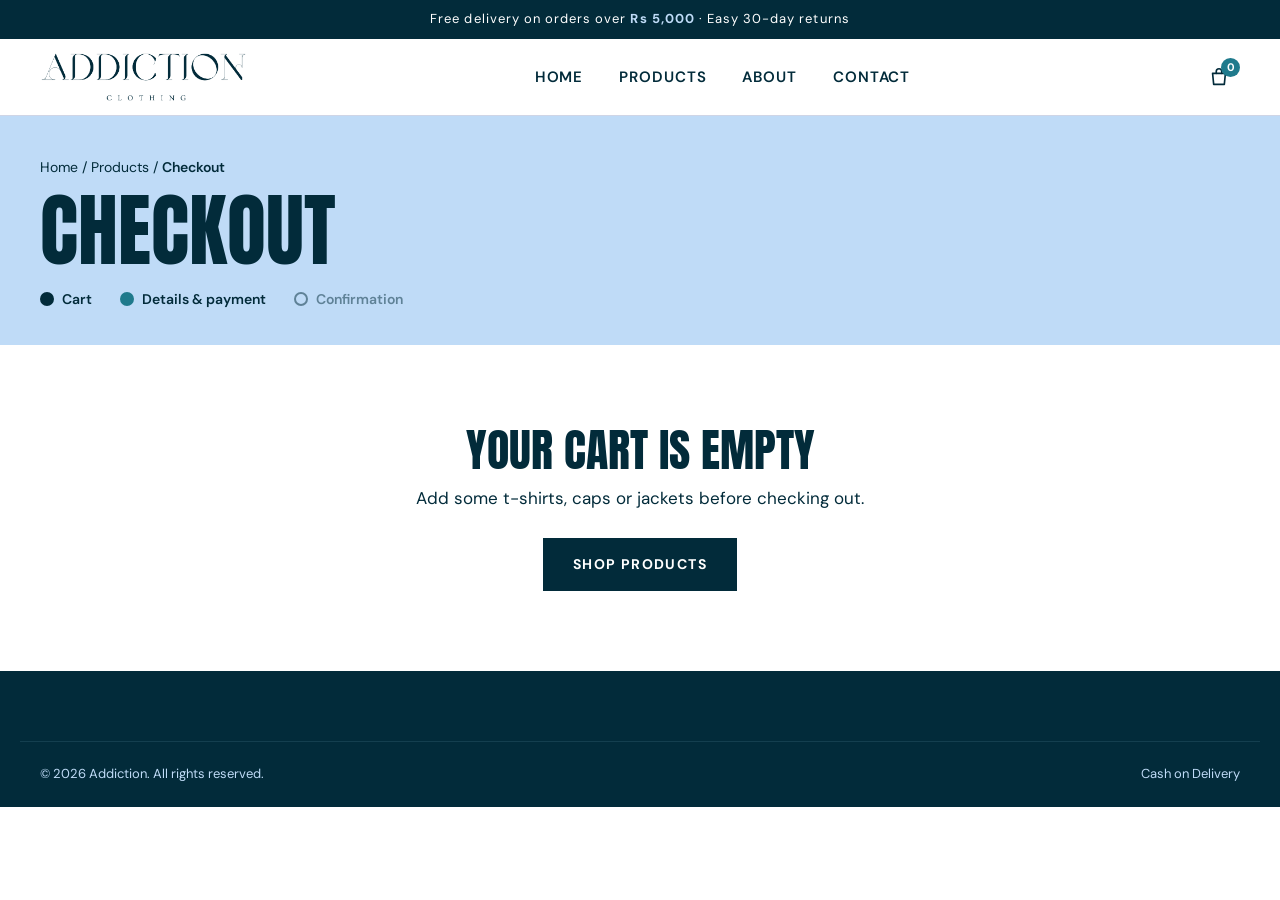
<file: checkout.html>
<!DOCTYPE html>
<html lang="en">
<head>
  <meta charset="UTF-8">
  <meta name="viewport" content="width=device-width, initial-scale=1.0">
  <title>Checkout | Addiction Streetwear</title>
  <link rel="icon" href="images/favicon.svg" type="image/svg+xml">
  <meta name="theme-color" content="#022b3a">
  <!-- Preview shown when the page is shared on WhatsApp, Facebook, etc.
       After going live, change og:image to the full address, e.g. https://yourdomain.com/images/web/sliders/Home_page_slider.jpg -->
  <meta property="og:type" content="website">
  <meta property="og:site_name" content="Addiction">
  <meta property="og:title" content="Checkout | Addiction Streetwear">
  <meta property="og:description" content="Addiction streetwear: graphic t-shirts, caps and jackets.">
  <meta property="og:image" content="images/web/sliders/Home_page_slider.jpg">
  <meta name="robots" content="noindex">
  <link rel="preconnect" href="https://fonts.googleapis.com">
  <link rel="preconnect" href="https://fonts.gstatic.com" crossorigin>
  <link rel="stylesheet" href="https://fonts.googleapis.com/css2?family=Anton&family=DM+Sans:wght@400;500;600;700&display=swap">
  <link rel="stylesheet" href="css/style.css">
</head>
<body>

  <!-- ========== ANNOUNCEMENT BAR ========== -->
  <div class="announcement">Free delivery on orders over <b>Rs 5,000</b> · Easy 30-day returns</div>

  <!-- ========== HEADER ========== -->
  <header class="site-header">
    <div class="container header-inner">
      <a href="index.html" class="logo"><img src="images/logo/logo.png" alt="Addiction Clothing" width="1502" height="363"></a>

      <nav class="main-nav" id="mainNav" aria-label="Main menu">
        <ul>
          <li><a href="index.html">Home</a></li>
          <li><a href="products.html">Products</a></li>
          <li><a href="about.html">About</a></li>
          <li><a href="contact.html">Contact</a></li>
        </ul>
      </nav>

      <div class="header-icons">
        <button class="icon-btn" id="cartToggle" aria-label="Open cart">
          <svg viewBox="0 0 24 24"><path d="M5 8h14l-1.2 12H6.2L5 8z"/><path d="M9 8V6a3 3 0 0 1 6 0v2"/></svg>
          <span class="cart-count">0</span>
        </button>
        <button class="icon-btn menu-toggle" id="menuToggle" aria-label="Open menu" aria-expanded="false" aria-controls="mainNav">
          <svg viewBox="0 0 24 24"><path d="M4 7h16M4 12h16M4 17h16"/></svg>
        </button>
      </div>
    </div>
  </header>

  <main>
    <!-- ========== PAGE TITLE ========== -->
    <section class="page-banner checkout-banner">
      <div class="container">
        <nav class="breadcrumb" aria-label="Breadcrumb"><a href="index.html">Home</a> / <a href="products.html">Products</a> / <span>Checkout</span></nav>
        <h1>Checkout</h1>
        <ol class="checkout-steps">
          <li class="done">Cart</li>
          <li class="current">Details &amp; payment</li>
          <li>Confirmation</li>
        </ol>
      </div>
    </section>

    <!-- ========== EMPTY CART MESSAGE (shown when the cart has no items) ========== -->
    <section class="section container checkout-empty" id="checkoutEmpty" hidden>
      <h2>Your cart is empty</h2>
      <p>Add some t-shirts, caps or jackets before checking out.</p>
      <a href="products.html" class="btn">Shop Products</a>
    </section>

    <!-- ========== CHECKOUT FORM + ORDER SUMMARY ========== -->
    <!--
      Orders are emailed to you through FormSubmit.co (same as the contact form).
      To change where orders go, edit the email in the form action below.
      Card numbers are NEVER included in the email.
    -->
    <form class="section container checkout-layout" id="checkoutForm" action="https://formsubmit.co/umair@i4serv.com" method="POST" novalidate>

      <div class="checkout-main">
        <!-- Step 1: Contact -->
        <fieldset class="checkout-box">
          <legend><span class="box-num">1</span> Contact details</legend>
          <div class="form-row">
            <div class="field">
              <label for="coName">Full name</label>
              <input type="text" id="coName" autocomplete="name" required>
              <span class="field-error"></span>
            </div>
            <div class="field">
              <label for="coPhone">Contact number</label>
              <input type="tel" id="coPhone" autocomplete="tel" placeholder="e.g. +1 555 012 3456" required>
              <span class="field-error"></span>
            </div>
          </div>
          <div class="field">
            <label for="coEmail">Email address <small>(for your order confirmation)</small></label>
            <input type="email" id="coEmail" autocomplete="email" required>
            <span class="field-error"></span>
          </div>
        </fieldset>

        <!-- Step 2: Delivery address -->
        <fieldset class="checkout-box">
          <legend><span class="box-num">2</span> Delivery address</legend>
          <div class="field">
            <label for="coAddress">Street address</label>
            <input type="text" id="coAddress" autocomplete="street-address" placeholder="House number and street name" required>
            <span class="field-error"></span>
          </div>
          <div class="form-row">
            <div class="field">
              <label for="coCity">City</label>
              <input type="text" id="coCity" autocomplete="address-level2" required>
              <span class="field-error"></span>
            </div>
            <div class="field">
              <label for="coPostal">Postal code</label>
              <input type="text" id="coPostal" autocomplete="postal-code" required>
              <span class="field-error"></span>
            </div>
          </div>
          <div class="field">
            <label for="coNotes">Delivery notes <small>(optional)</small></label>
            <textarea id="coNotes" rows="3" placeholder="e.g. Call before delivery, leave at the front desk"></textarea>
          </div>
        </fieldset>

        <!-- Step 3: Payment -->
        <fieldset class="checkout-box">
          <legend><span class="box-num">3</span> Payment method</legend>

          <div class="pay-options">
            <label class="pay-option">
              <input type="radio" name="payMethod" value="Cash on Delivery" checked>
              <span class="pay-text">
                <strong>Cash on Delivery (COD)</strong>
                <small>Pay in cash when your order arrives at your door.</small>
              </span>
              <span class="pay-icon">COD</span>
            </label>
            <!-- Card payments are switched off until a payment provider (like Stripe) is connected.
                 To switch them back on, delete the word "hidden" on the next line. -->
            <label class="pay-option" hidden>
              <input type="radio" name="payMethod" value="Card">
              <span class="pay-text">
                <strong>Credit or Debit Card</strong>
                <small>Visa and Mastercard accepted.</small>
              </span>
              <span class="pay-icon card-brands"><b class="visa">VISA</b><b class="mc"><i></i><i></i></b></span>
            </label>
          </div>

          <div class="card-fields" id="cardFields" hidden>
            <div class="field">
              <label for="ccName">Name on card</label>
              <input type="text" id="ccName" autocomplete="cc-name">
              <span class="field-error"></span>
            </div>
            <div class="field">
              <label for="ccNumber">Card number</label>
              <input type="text" id="ccNumber" inputmode="numeric" autocomplete="cc-number" placeholder="1234 5678 9012 3456" maxlength="19">
              <span class="field-error"></span>
            </div>
            <div class="form-row">
              <div class="field">
                <label for="ccExpiry">Expiry date (MM/YY)</label>
                <input type="text" id="ccExpiry" inputmode="numeric" autocomplete="cc-exp" placeholder="MM/YY" maxlength="5">
                <span class="field-error"></span>
              </div>
              <div class="field">
                <label for="ccCvc">CVC</label>
                <input type="text" id="ccCvc" inputmode="numeric" autocomplete="cc-csc" placeholder="3 digits on the back" maxlength="4">
                <span class="field-error"></span>
              </div>
            </div>
            <p class="secure-note">
              <svg viewBox="0 0 24 24"><rect x="4" y="10" width="16" height="11" rx="2"/><path d="M8 10V7a4 4 0 0 1 8 0v3"/></svg>
              Your card details are not stored or emailed.
            </p>
          </div>
        </fieldset>
      </div>

      <!-- Order summary (filled from the cart) -->
      <aside class="checkout-summary">
        <h2>Order Summary</h2>
        <div class="summary-items" id="summaryItems"></div>
        <div class="summary-rows">
          <div><span>Subtotal</span><span id="sumSubtotal">Rs 0</span></div>
          <div><span>Delivery</span><span id="sumDelivery">Rs 0</span></div>
          <div class="summary-total"><span>Total</span><span id="sumTotal">Rs 0</span></div>
        </div>
        <button class="btn place-order" type="submit" id="placeOrderBtn">Place Order</button>
        <p class="form-status" id="checkoutStatus" role="alert"></p>
        <a href="products.html" class="text-link back-link">← Continue shopping</a>
      </aside>
    </form>

    <!-- ========== ORDER CONFIRMATION (shown after placing the order) ========== -->
    <section class="section container order-done" id="orderDone" hidden>
      <div class="done-check"><svg viewBox="0 0 24 24"><path d="M5 12.5l4.5 4.5L19 7.5"/></svg></div>
      <h2>Thank you for your order!</h2>
      <p id="doneMessage"></p>
      <div class="done-box" id="doneDetails"></div>
      <div class="done-actions">
        <a href="track-order.html" class="btn" id="trackLink">Track Your Order</a>
        <a href="products.html" class="btn btn-ghost">Continue Shopping</a>
      </div>
    </section>
  </main>

  <!-- ========== FOOTER ========== -->
  <footer class="site-footer">
    <div class="container footer-bottom">
      <span>© <span class="year">2026</span> Addiction. All rights reserved.</span>
      <span>Cash on Delivery</span>
    </div>
  </footer>

  <!-- ========== CART PANEL ========== -->
  <div class="cart-overlay" id="cartOverlay" hidden></div>
  <aside class="cart-panel" id="cartPanel" aria-label="Shopping cart" aria-hidden="true">
    <div class="cart-head">
      <h2>Your Cart</h2>
      <button class="icon-btn" id="cartClose" aria-label="Close cart">
        <svg viewBox="0 0 24 24"><path d="M6 6l12 12M18 6L6 18"/></svg>
      </button>
    </div>
    <div class="cart-items" id="cartItems"></div>
    <div class="cart-foot" id="cartFoot">
      <div class="cart-row"><span>Subtotal</span><strong id="cartSubtotal">Rs 0</strong></div>
      <p class="cart-note" id="cartShipping"></p>
      <button class="btn cart-checkout" id="checkoutBtn">Checkout</button>
      <button class="text-link" id="continueShopping">Continue shopping</button>
    </div>
  </aside>

  <div class="toast" id="toast" role="status" aria-live="polite"></div>

  <script src="js/script.js"></script>
</body>
</html>
</file>
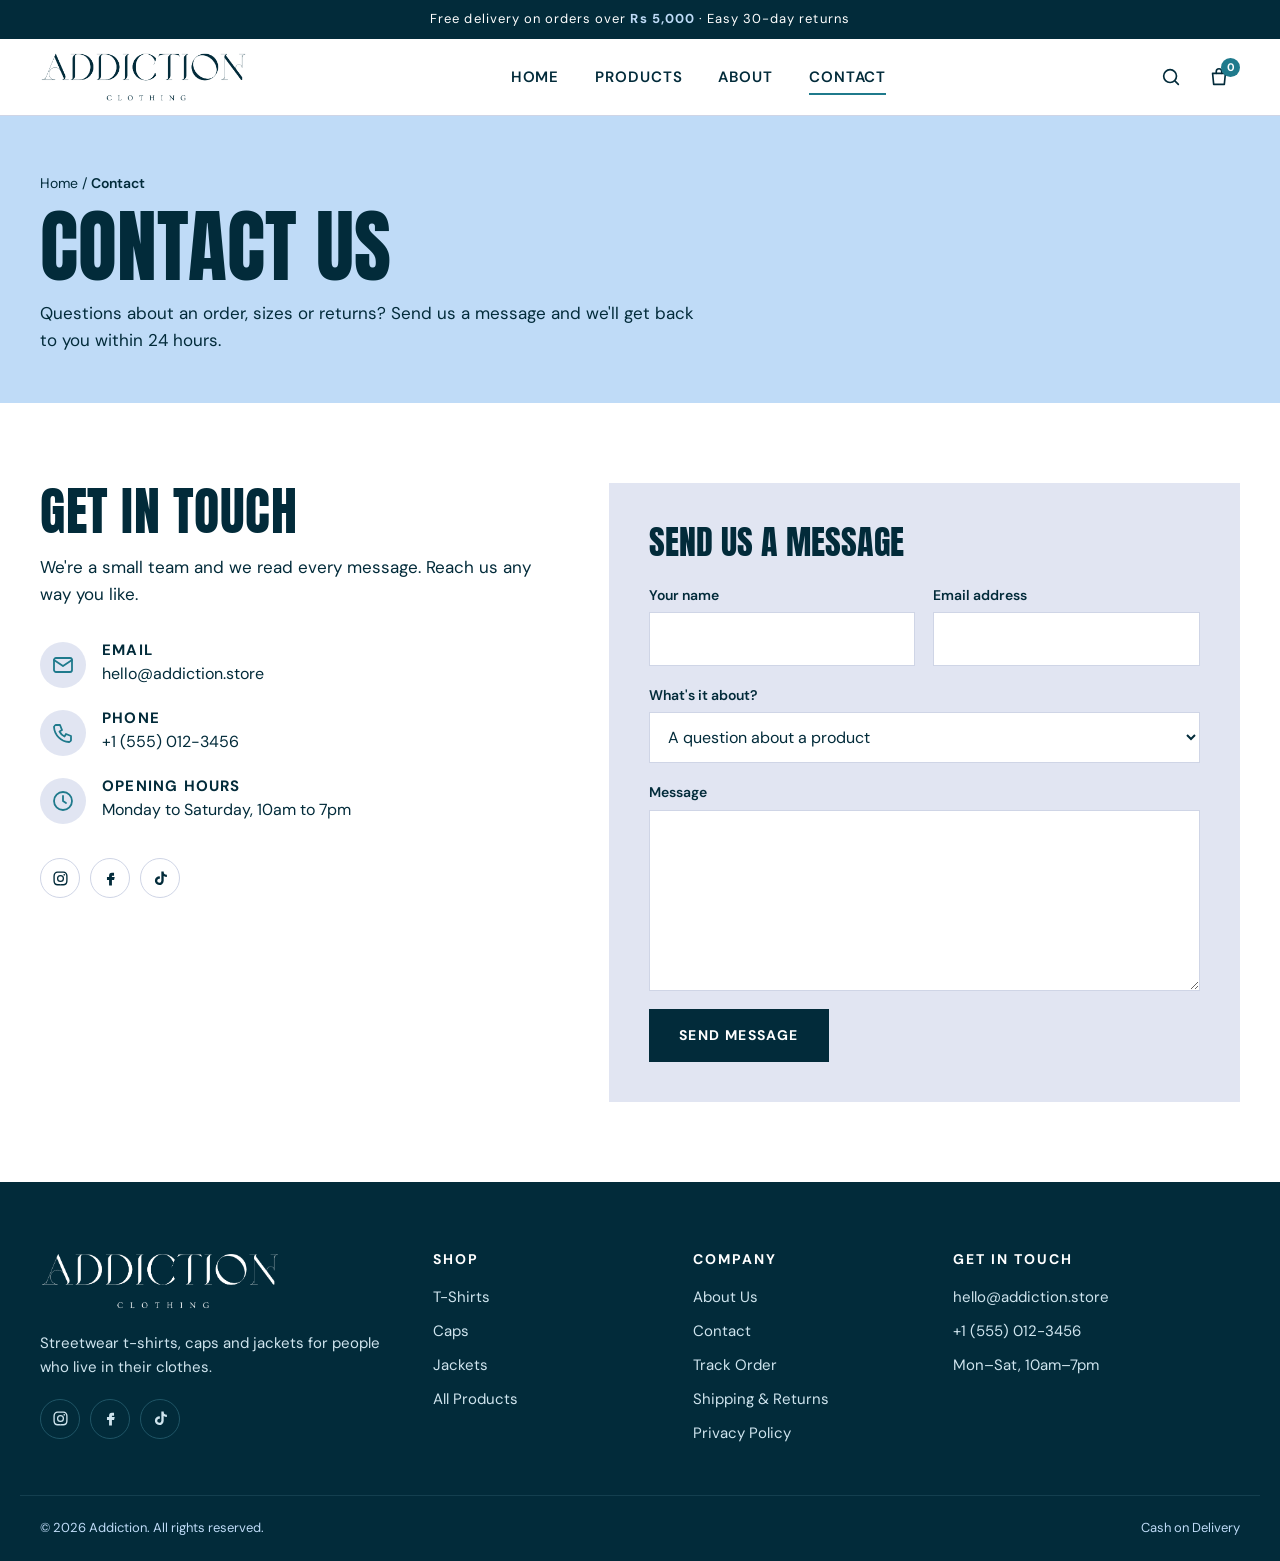
<file: contact.html>
<!DOCTYPE html>
<html lang="en">
<head>
  <meta charset="UTF-8">
  <meta name="viewport" content="width=device-width, initial-scale=1.0">
  <title>Contact Us | Addiction Streetwear</title>
  <link rel="icon" href="images/favicon.svg" type="image/svg+xml">
  <meta name="theme-color" content="#022b3a">
  <!-- Preview shown when the page is shared on WhatsApp, Facebook, etc.
       After going live, change og:image to the full address, e.g. https://yourdomain.com/images/web/sliders/Home_page_slider.jpg -->
  <meta property="og:type" content="website">
  <meta property="og:site_name" content="Addiction">
  <meta property="og:title" content="Contact Us | Addiction Streetwear">
  <meta property="og:description" content="Get in touch with Addiction. Questions about orders, sizes, delivery or returns? We're here to help.">
  <meta property="og:image" content="images/web/sliders/Home_page_slider.jpg">
  <meta name="description" content="Get in touch with Addiction. Questions about orders, sizes, delivery or returns? We're here to help.">
  <link rel="preconnect" href="https://fonts.googleapis.com">
  <link rel="preconnect" href="https://fonts.gstatic.com" crossorigin>
  <link rel="stylesheet" href="https://fonts.googleapis.com/css2?family=Anton&family=DM+Sans:wght@400;500;600;700&display=swap">
  <link rel="stylesheet" href="css/style.css">
</head>
<body>

  <!-- ========== ANNOUNCEMENT BAR ========== -->
  <div class="announcement">Free delivery on orders over <b>Rs 5,000</b> · Easy 30-day returns</div>

  <!-- ========== HEADER ========== -->
  <header class="site-header">
    <div class="container header-inner">
      <a href="index.html" class="logo"><img src="images/logo/logo.png" alt="Addiction Clothing" width="1502" height="363"></a>

      <nav class="main-nav" id="mainNav" aria-label="Main menu">
        <ul>
          <li><a href="index.html">Home</a></li>
          <li><a href="products.html">Products</a></li>
          <li><a href="about.html">About</a></li>
          <li><a href="contact.html" class="active">Contact</a></li>
        </ul>
      </nav>

      <div class="header-icons">
        <button class="icon-btn" id="searchToggle" aria-label="Search">
          <svg viewBox="0 0 24 24"><circle cx="11" cy="11" r="7"/><path d="M20 20l-3.5-3.5"/></svg>
        </button>
        <button class="icon-btn" id="cartToggle" aria-label="Open cart">
          <svg viewBox="0 0 24 24"><path d="M5 8h14l-1.2 12H6.2L5 8z"/><path d="M9 8V6a3 3 0 0 1 6 0v2"/></svg>
          <span class="cart-count">0</span>
        </button>
        <button class="icon-btn menu-toggle" id="menuToggle" aria-label="Open menu" aria-expanded="false" aria-controls="mainNav">
          <svg viewBox="0 0 24 24"><path d="M4 7h16M4 12h16M4 17h16"/></svg>
        </button>
      </div>
    </div>

    <div class="search-bar" id="searchBar">
      <form class="container" action="products.html" method="get">
        <input type="search" name="q" placeholder="Search t-shirts, caps, jackets..." aria-label="Search products">
        <button class="btn" type="submit">Search</button>
      </form>
    </div>
  </header>

  <main>
    <!-- ========== PAGE BANNER ========== -->
    <section class="page-banner">
      <div class="container">
        <nav class="breadcrumb" aria-label="Breadcrumb"><a href="index.html">Home</a> / <span>Contact</span></nav>
        <h1>Contact Us</h1>
        <p>Questions about an order, sizes or returns? Send us a message and we'll get back to you within 24 hours.</p>
      </div>
    </section>

    <!-- ========== CONTACT DETAILS + FORM ========== -->
    <section class="section">
      <div class="container contact-layout">

        <!-- Contact details: replace with your real email, phone and hours -->
        <div class="contact-info">
          <h2 class="section-title">Get in Touch</h2>
          <p>We're a small team and we read every message. Reach us any way you like.</p>

          <ul class="contact-list">
            <li>
              <svg viewBox="0 0 24 24"><rect x="3" y="5" width="18" height="14" rx="2"/><path d="M3 7l9 6 9-6"/></svg>
              <div><h3>Email</h3><p>hello@addiction.store</p></div>
            </li>
            <li>
              <svg viewBox="0 0 24 24"><path d="M5 4h4l2 5-2.5 1.5a11 11 0 0 0 5 5L15 13l5 2v4a2 2 0 0 1-2 2A16 16 0 0 1 3 6a2 2 0 0 1 2-2z"/></svg>
              <div><h3>Phone</h3><p>+1 (555) 012-3456</p></div>
            </li>
            <li>
              <svg viewBox="0 0 24 24"><circle cx="12" cy="12" r="9"/><path d="M12 7v5l3 2"/></svg>
              <div><h3>Opening hours</h3><p>Monday to Saturday, 10am to 7pm</p></div>
            </li>
          </ul>

          <div class="socials contact-socials">
            <a href="#" aria-label="Instagram"><svg viewBox="0 0 24 24"><path d="M12 7a5 5 0 1 0 0 10 5 5 0 0 0 0-10zm0 8.2a3.2 3.2 0 1 1 0-6.4 3.2 3.2 0 0 1 0 6.4zM17.3 5.5a1.2 1.2 0 1 0 0 2.4 1.2 1.2 0 0 0 0-2.4zM12 2c-2.7 0-3 0-4.1.1C4.6 2.2 2.2 4.6 2.1 7.9 2 9 2 9.3 2 12s0 3 .1 4.1c.1 3.3 2.5 5.7 5.8 5.8 1.1.1 1.4.1 4.1.1s3 0 4.1-.1c3.3-.1 5.7-2.5 5.8-5.8.1-1.1.1-1.4.1-4.1s0-3-.1-4.1c-.1-3.3-2.5-5.7-5.8-5.8C15 2 14.7 2 12 2zm0 1.8c2.7 0 3 0 4 .1 2.5.1 3.9 1.5 4 4 .1 1 .1 1.3.1 4s0 3-.1 4c-.1 2.5-1.5 3.9-4 4-1 .1-1.3.1-4 .1s-3 0-4-.1c-2.5-.1-3.9-1.5-4-4-.1-1-.1-1.3-.1-4s0-3 .1-4c.1-2.5 1.5-3.9 4-4 1-.1 1.3-.1 4-.1z"/></svg></a>
            <a href="#" aria-label="Facebook"><svg viewBox="0 0 24 24"><path d="M14 8h3V4h-3c-2.8 0-4 1.7-4 4.3V10H7v4h3v8h4v-8h3l1-4h-4V8.6c0-.4.3-.6.6-.6z"/></svg></a>
            <a href="#" aria-label="TikTok"><svg viewBox="0 0 24 24"><path d="M16.5 2h-3.3v13.2a2.9 2.9 0 1 1-2.1-2.8V9a6.2 6.2 0 1 0 5.4 6.2V8.6a7.8 7.8 0 0 0 4.5 1.4V6.7a4.5 4.5 0 0 1-4.5-4.7z"/></svg></a>
          </div>
        </div>

        <!-- Contact form -->
        <div class="contact-form-box">
          <h2>Send Us a Message</h2>
          <!--
            FormSubmit.co sends every message to your email inbox.
            STEP 1: Messages go to the email in the form action below (umair@i4serv.com). Change it there if needed.
            STEP 2: Send one test message from the live website. FormSubmit emails you a link: click "Activate Form".
            After that, every message from this form arrives in your inbox.
          -->
          <form id="contactForm" action="https://formsubmit.co/umair@i4serv.com" method="POST" novalidate>
            <!-- FormSubmit settings (hidden from visitors) -->
            <input type="hidden" name="_subject" value="New message from the Addiction website">
            <input type="hidden" name="_template" value="table">
            <input type="hidden" name="_captcha" value="false">
            <input type="text" name="_honey" class="honeypot" tabindex="-1" autocomplete="off" aria-hidden="true">
            <div class="form-row">
              <div class="field">
                <label for="cName">Your name</label>
                <input type="text" id="cName" name="name" autocomplete="name" required>
                <span class="field-error"></span>
              </div>
              <div class="field">
                <label for="cEmail">Email address</label>
                <input type="email" id="cEmail" name="email" autocomplete="email" required>
                <span class="field-error"></span>
              </div>
            </div>
            <div class="field">
              <label for="cTopic">What's it about?</label>
              <select id="cTopic" name="topic">
                <option>A question about a product</option>
                <option>My order or delivery</option>
                <option>Returns and exchanges</option>
                <option>Something else</option>
              </select>
            </div>
            <div class="field">
              <label for="cMessage">Message</label>
              <textarea id="cMessage" name="message" rows="6" required></textarea>
              <span class="field-error"></span>
            </div>
            <button class="btn" type="submit" id="sendBtn">Send Message</button>
            <p class="form-status" id="formStatus" role="alert"></p>
          </form>

          <div class="form-success" id="formSuccess" hidden>
            <h3>Thanks, your message is on its way!</h3>
            <p>We'll reply to your email within 24 hours.</p>
            <button class="text-link" id="sendAnother">Send another message</button>
          </div>
        </div>

      </div>
    </section>
  </main>

  <!-- ========== FOOTER ========== -->
  <footer class="site-footer">
    <div class="container footer-grid">
      <div>
        <a href="index.html" class="logo"><img src="images/logo/logo-white.png" alt="Addiction Clothing" width="1502" height="363"></a>
        <p>Streetwear t-shirts, caps and jackets for people who live in their clothes.</p>
        <div class="socials">
          <a href="#" aria-label="Instagram"><svg viewBox="0 0 24 24"><path d="M12 7a5 5 0 1 0 0 10 5 5 0 0 0 0-10zm0 8.2a3.2 3.2 0 1 1 0-6.4 3.2 3.2 0 0 1 0 6.4zM17.3 5.5a1.2 1.2 0 1 0 0 2.4 1.2 1.2 0 0 0 0-2.4zM12 2c-2.7 0-3 0-4.1.1C4.6 2.2 2.2 4.6 2.1 7.9 2 9 2 9.3 2 12s0 3 .1 4.1c.1 3.3 2.5 5.7 5.8 5.8 1.1.1 1.4.1 4.1.1s3 0 4.1-.1c3.3-.1 5.7-2.5 5.8-5.8.1-1.1.1-1.4.1-4.1s0-3-.1-4.1c-.1-3.3-2.5-5.7-5.8-5.8C15 2 14.7 2 12 2zm0 1.8c2.7 0 3 0 4 .1 2.5.1 3.9 1.5 4 4 .1 1 .1 1.3.1 4s0 3-.1 4c-.1 2.5-1.5 3.9-4 4-1 .1-1.3.1-4 .1s-3 0-4-.1c-2.5-.1-3.9-1.5-4-4-.1-1-.1-1.3-.1-4s0-3 .1-4c.1-2.5 1.5-3.9 4-4 1-.1 1.3-.1 4-.1z"/></svg></a>
          <a href="#" aria-label="Facebook"><svg viewBox="0 0 24 24"><path d="M14 8h3V4h-3c-2.8 0-4 1.7-4 4.3V10H7v4h3v8h4v-8h3l1-4h-4V8.6c0-.4.3-.6.6-.6z"/></svg></a>
          <a href="#" aria-label="TikTok"><svg viewBox="0 0 24 24"><path d="M16.5 2h-3.3v13.2a2.9 2.9 0 1 1-2.1-2.8V9a6.2 6.2 0 1 0 5.4 6.2V8.6a7.8 7.8 0 0 0 4.5 1.4V6.7a4.5 4.5 0 0 1-4.5-4.7z"/></svg></a>
        </div>
      </div>
      <div>
        <h2 class="footer-title">Shop</h2>
        <ul>
          <li><a href="products.html?category=tshirts">T-Shirts</a></li>
          <li><a href="products.html?category=caps">Caps</a></li>
          <li><a href="products.html?category=jackets">Jackets</a></li>
          <li><a href="products.html">All Products</a></li>
        </ul>
      </div>
      <div>
        <h2 class="footer-title">Company</h2>
        <ul>
          <li><a href="about.html">About Us</a></li>
          <li><a href="contact.html">Contact</a></li>
          <li><a href="track-order.html">Track Order</a></li>
          <li><a href="shipping-returns.html">Shipping &amp; Returns</a></li>
          <li><a href="privacy-policy.html">Privacy Policy</a></li>
        </ul>
      </div>
      <div>
        <h2 class="footer-title">Get in touch</h2>
        <ul>
          <li>hello@addiction.store</li>
          <li>+1 (555) 012-3456</li>
          <li>Mon–Sat, 10am–7pm</li>
        </ul>
      </div>
    </div>
    <div class="container footer-bottom">
      <span>© <span class="year">2026</span> Addiction. All rights reserved.</span>
      <span>Cash on Delivery</span>
    </div>
  </footer>

  <!-- ========== CART PANEL ========== -->
  <div class="cart-overlay" id="cartOverlay" hidden></div>
  <aside class="cart-panel" id="cartPanel" aria-label="Shopping cart" aria-hidden="true">
    <div class="cart-head">
      <h2>Your Cart</h2>
      <button class="icon-btn" id="cartClose" aria-label="Close cart">
        <svg viewBox="0 0 24 24"><path d="M6 6l12 12M18 6L6 18"/></svg>
      </button>
    </div>
    <div class="cart-items" id="cartItems"></div>
    <div class="cart-foot" id="cartFoot">
      <div class="cart-row"><span>Subtotal</span><strong id="cartSubtotal">Rs 0</strong></div>
      <p class="cart-note" id="cartShipping"></p>
      <button class="btn cart-checkout" id="checkoutBtn">Checkout</button>
      <button class="text-link" id="continueShopping">Continue shopping</button>
    </div>
  </aside>

  <div class="toast" id="toast" role="status" aria-live="polite"></div>

  <script src="js/script.js"></script>
</body>
</html>
</file>
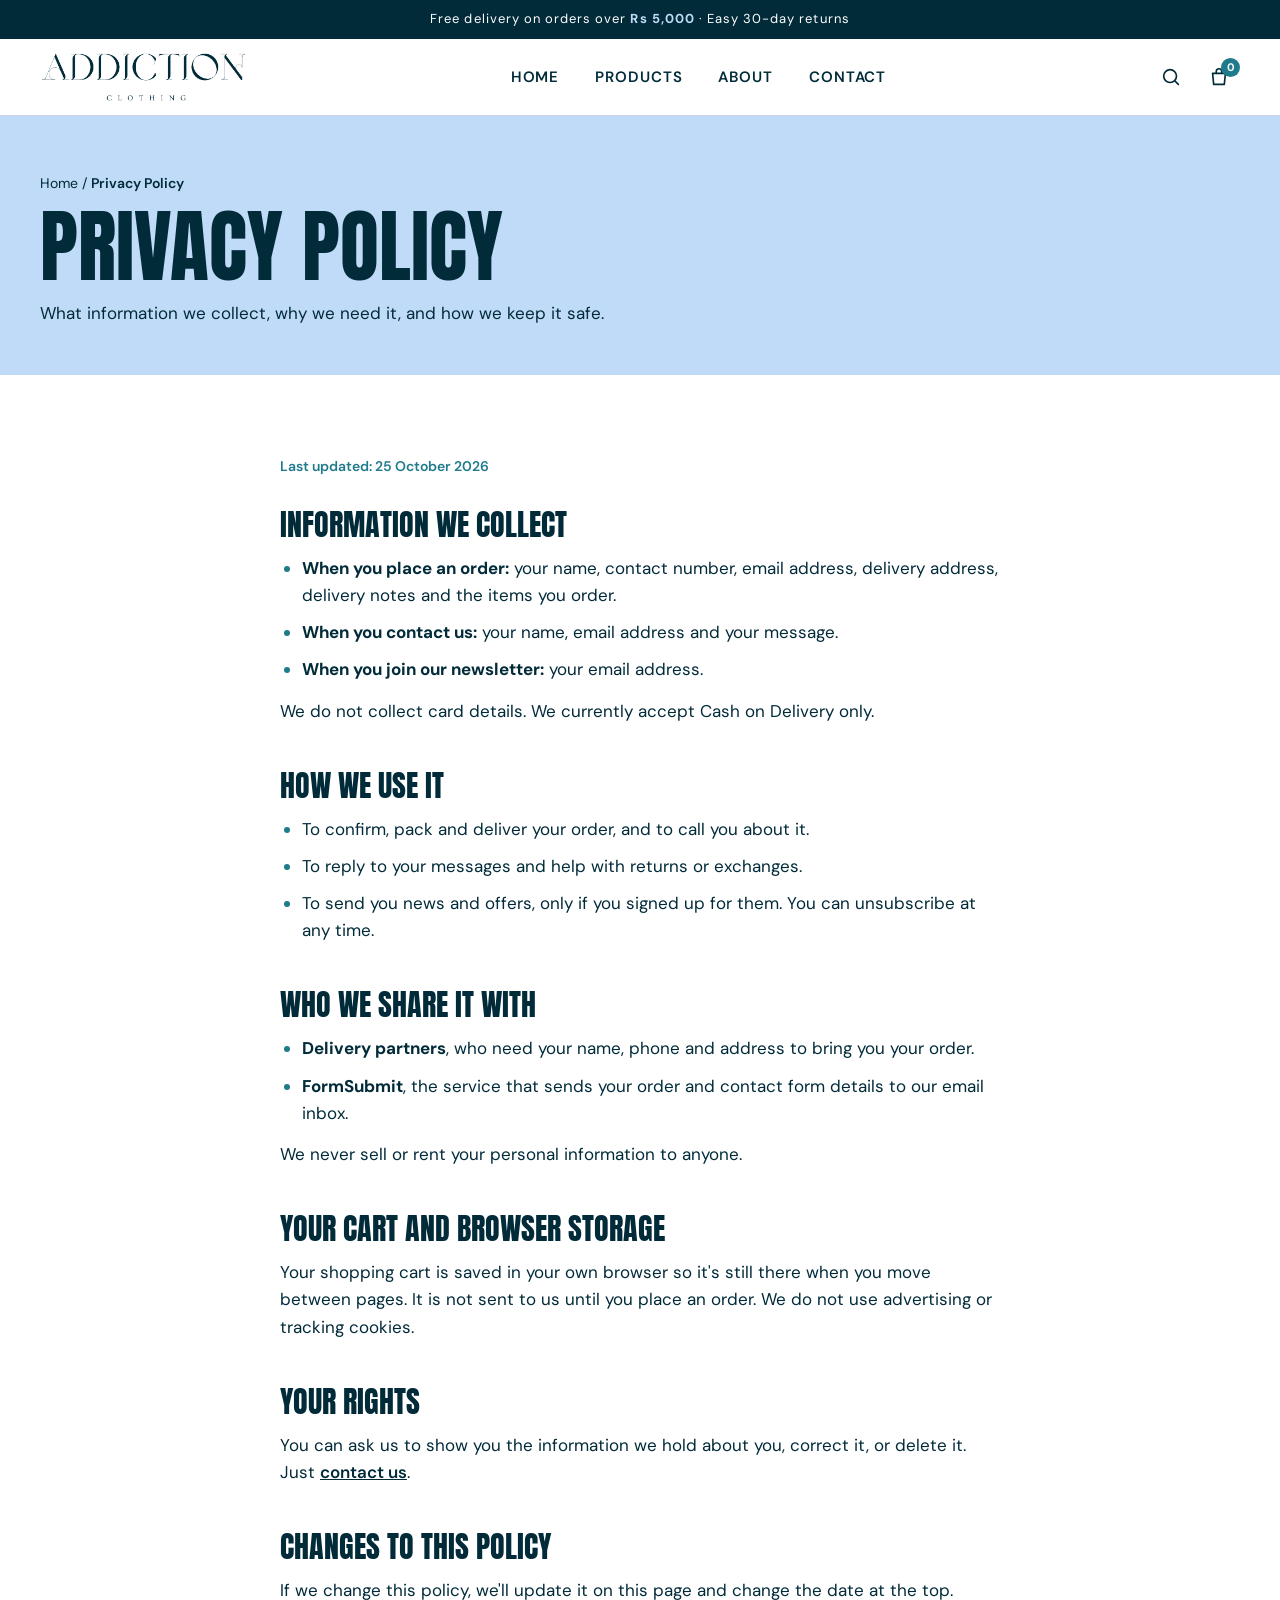
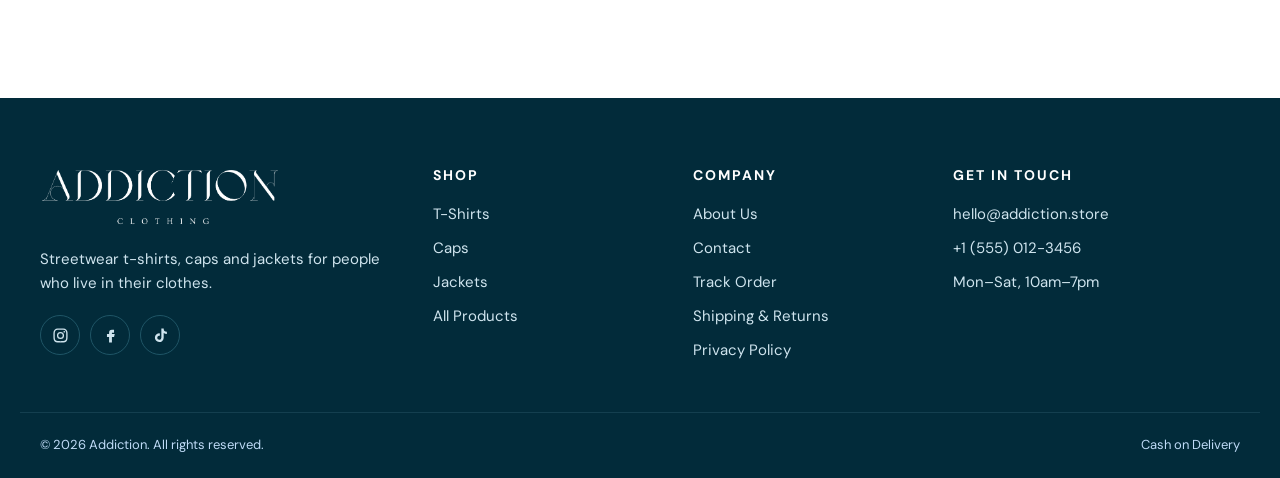
<file: privacy-policy.html>
<!DOCTYPE html>
<html lang="en">
<head>
  <meta charset="UTF-8">
  <meta name="viewport" content="width=device-width, initial-scale=1.0">
  <title>Privacy Policy | Addiction Streetwear</title>
  <link rel="icon" href="images/favicon.svg" type="image/svg+xml">
  <meta name="theme-color" content="#022b3a">
  <!-- Preview shown when the page is shared on WhatsApp, Facebook, etc.
       After going live, change og:image to the full address, e.g. https://yourdomain.com/images/web/sliders/Home_page_slider.jpg -->
  <meta property="og:type" content="website">
  <meta property="og:site_name" content="Addiction">
  <meta property="og:title" content="Privacy Policy | Addiction Streetwear">
  <meta property="og:description" content="How Addiction collects, uses and protects your personal information.">
  <meta property="og:image" content="images/web/sliders/Home_page_slider.jpg">
  <meta name="description" content="How Addiction collects, uses and protects your personal information.">
  <link rel="preconnect" href="https://fonts.googleapis.com">
  <link rel="preconnect" href="https://fonts.gstatic.com" crossorigin>
  <link rel="stylesheet" href="https://fonts.googleapis.com/css2?family=Anton&family=DM+Sans:wght@400;500;600;700&display=swap">
  <link rel="stylesheet" href="css/style.css">
</head>
<body>

  <!-- ========== ANNOUNCEMENT BAR ========== -->
  <div class="announcement">Free delivery on orders over <b>Rs 5,000</b> · Easy 30-day returns</div>

  <!-- ========== HEADER ========== -->
  <header class="site-header">
    <div class="container header-inner">
      <a href="index.html" class="logo"><img src="images/logo/logo.png" alt="Addiction Clothing" width="1502" height="363"></a>

      <nav class="main-nav" id="mainNav" aria-label="Main menu">
        <ul>
          <li><a href="index.html">Home</a></li>
          <li><a href="products.html">Products</a></li>
          <li><a href="about.html">About</a></li>
          <li><a href="contact.html">Contact</a></li>
        </ul>
      </nav>

      <div class="header-icons">
        <button class="icon-btn" id="searchToggle" aria-label="Search">
          <svg viewBox="0 0 24 24"><circle cx="11" cy="11" r="7"/><path d="M20 20l-3.5-3.5"/></svg>
        </button>
        <button class="icon-btn" id="cartToggle" aria-label="Open cart">
          <svg viewBox="0 0 24 24"><path d="M5 8h14l-1.2 12H6.2L5 8z"/><path d="M9 8V6a3 3 0 0 1 6 0v2"/></svg>
          <span class="cart-count">0</span>
        </button>
        <button class="icon-btn menu-toggle" id="menuToggle" aria-label="Open menu" aria-expanded="false" aria-controls="mainNav">
          <svg viewBox="0 0 24 24"><path d="M4 7h16M4 12h16M4 17h16"/></svg>
        </button>
      </div>
    </div>

    <div class="search-bar" id="searchBar">
      <form class="container" action="products.html" method="get">
        <input type="search" name="q" placeholder="Search t-shirts, caps, jackets..." aria-label="Search products">
        <button class="btn" type="submit">Search</button>
      </form>
    </div>
  </header>

  <main>
    <!-- Sample policy: check every detail matches how you run the store before going live. -->
    <section class="page-banner">
      <div class="container">
        <nav class="breadcrumb" aria-label="Breadcrumb"><a href="index.html">Home</a> / <span>Privacy Policy</span></nav>
        <h1>Privacy Policy</h1>
        <p>What information we collect, why we need it, and how we keep it safe.</p>
      </div>
    </section>

    <section class="section">
      <div class="container legal">
        <p class="legal-updated">Last updated: 25 October 2026</p>

        <h2>Information we collect</h2>
        <ul>
          <li><strong>When you place an order:</strong> your name, contact number, email address, delivery address, delivery notes and the items you order.</li>
          <li><strong>When you contact us:</strong> your name, email address and your message.</li>
          <li><strong>When you join our newsletter:</strong> your email address.</li>
        </ul>
        <p>We do not collect card details. We currently accept Cash on Delivery only.</p>

        <h2>How we use it</h2>
        <ul>
          <li>To confirm, pack and deliver your order, and to call you about it.</li>
          <li>To reply to your messages and help with returns or exchanges.</li>
          <li>To send you news and offers, only if you signed up for them. You can unsubscribe at any time.</li>
        </ul>

        <h2>Who we share it with</h2>
        <ul>
          <li><strong>Delivery partners</strong>, who need your name, phone and address to bring you your order.</li>
          <li><strong>FormSubmit</strong>, the service that sends your order and contact form details to our email inbox.</li>
        </ul>
        <p>We never sell or rent your personal information to anyone.</p>

        <h2>Your cart and browser storage</h2>
        <p>Your shopping cart is saved in your own browser so it's still there when you move between pages. It is not sent to us until you place an order. We do not use advertising or tracking cookies.</p>

        <h2>Your rights</h2>
        <p>You can ask us to show you the information we hold about you, correct it, or delete it. Just <a href="contact.html" class="text-link">contact us</a>.</p>

        <h2>Changes to this policy</h2>
        <p>If we change this policy, we'll update it on this page and change the date at the top.</p>
      </div>
    </section>
  </main>

  <!-- ========== FOOTER ========== -->
  <footer class="site-footer">
    <div class="container footer-grid">
      <div>
        <a href="index.html" class="logo"><img src="images/logo/logo-white.png" alt="Addiction Clothing" width="1502" height="363"></a>
        <p>Streetwear t-shirts, caps and jackets for people who live in their clothes.</p>
        <div class="socials">
          <a href="#" aria-label="Instagram"><svg viewBox="0 0 24 24"><path d="M12 7a5 5 0 1 0 0 10 5 5 0 0 0 0-10zm0 8.2a3.2 3.2 0 1 1 0-6.4 3.2 3.2 0 0 1 0 6.4zM17.3 5.5a1.2 1.2 0 1 0 0 2.4 1.2 1.2 0 0 0 0-2.4zM12 2c-2.7 0-3 0-4.1.1C4.6 2.2 2.2 4.6 2.1 7.9 2 9 2 9.3 2 12s0 3 .1 4.1c.1 3.3 2.5 5.7 5.8 5.8 1.1.1 1.4.1 4.1.1s3 0 4.1-.1c3.3-.1 5.7-2.5 5.8-5.8.1-1.1.1-1.4.1-4.1s0-3-.1-4.1c-.1-3.3-2.5-5.7-5.8-5.8C15 2 14.7 2 12 2zm0 1.8c2.7 0 3 0 4 .1 2.5.1 3.9 1.5 4 4 .1 1 .1 1.3.1 4s0 3-.1 4c-.1 2.5-1.5 3.9-4 4-1 .1-1.3.1-4 .1s-3 0-4-.1c-2.5-.1-3.9-1.5-4-4-.1-1-.1-1.3-.1-4s0-3 .1-4c.1-2.5 1.5-3.9 4-4 1-.1 1.3-.1 4-.1z"/></svg></a>
          <a href="#" aria-label="Facebook"><svg viewBox="0 0 24 24"><path d="M14 8h3V4h-3c-2.8 0-4 1.7-4 4.3V10H7v4h3v8h4v-8h3l1-4h-4V8.6c0-.4.3-.6.6-.6z"/></svg></a>
          <a href="#" aria-label="TikTok"><svg viewBox="0 0 24 24"><path d="M16.5 2h-3.3v13.2a2.9 2.9 0 1 1-2.1-2.8V9a6.2 6.2 0 1 0 5.4 6.2V8.6a7.8 7.8 0 0 0 4.5 1.4V6.7a4.5 4.5 0 0 1-4.5-4.7z"/></svg></a>
        </div>
      </div>
      <div>
        <h2 class="footer-title">Shop</h2>
        <ul>
          <li><a href="products.html?category=tshirts">T-Shirts</a></li>
          <li><a href="products.html?category=caps">Caps</a></li>
          <li><a href="products.html?category=jackets">Jackets</a></li>
          <li><a href="products.html">All Products</a></li>
        </ul>
      </div>
      <div>
        <h2 class="footer-title">Company</h2>
        <ul>
          <li><a href="about.html">About Us</a></li>
          <li><a href="contact.html">Contact</a></li>
          <li><a href="track-order.html">Track Order</a></li>
          <li><a href="shipping-returns.html">Shipping &amp; Returns</a></li>
          <li><a href="privacy-policy.html">Privacy Policy</a></li>
        </ul>
      </div>
      <div>
        <h2 class="footer-title">Get in touch</h2>
        <ul>
          <li>hello@addiction.store</li>
          <li>+1 (555) 012-3456</li>
          <li>Mon–Sat, 10am–7pm</li>
        </ul>
      </div>
    </div>
    <div class="container footer-bottom">
      <span>© <span class="year">2026</span> Addiction. All rights reserved.</span>
      <span>Cash on Delivery</span>
    </div>
  </footer>

  <!-- ========== CART PANEL ========== -->
  <div class="cart-overlay" id="cartOverlay" hidden></div>
  <aside class="cart-panel" id="cartPanel" aria-label="Shopping cart" aria-hidden="true">
    <div class="cart-head">
      <h2>Your Cart</h2>
      <button class="icon-btn" id="cartClose" aria-label="Close cart">
        <svg viewBox="0 0 24 24"><path d="M6 6l12 12M18 6L6 18"/></svg>
      </button>
    </div>
    <div class="cart-items" id="cartItems"></div>
    <div class="cart-foot" id="cartFoot">
      <div class="cart-row"><span>Subtotal</span><strong id="cartSubtotal">Rs 0</strong></div>
      <p class="cart-note" id="cartShipping"></p>
      <button class="btn cart-checkout" id="checkoutBtn">Checkout</button>
      <button class="text-link" id="continueShopping">Continue shopping</button>
    </div>
  </aside>

  <div class="toast" id="toast" role="status" aria-live="polite"></div>

  <script src="js/script.js"></script>
</body>
</html>
</file>
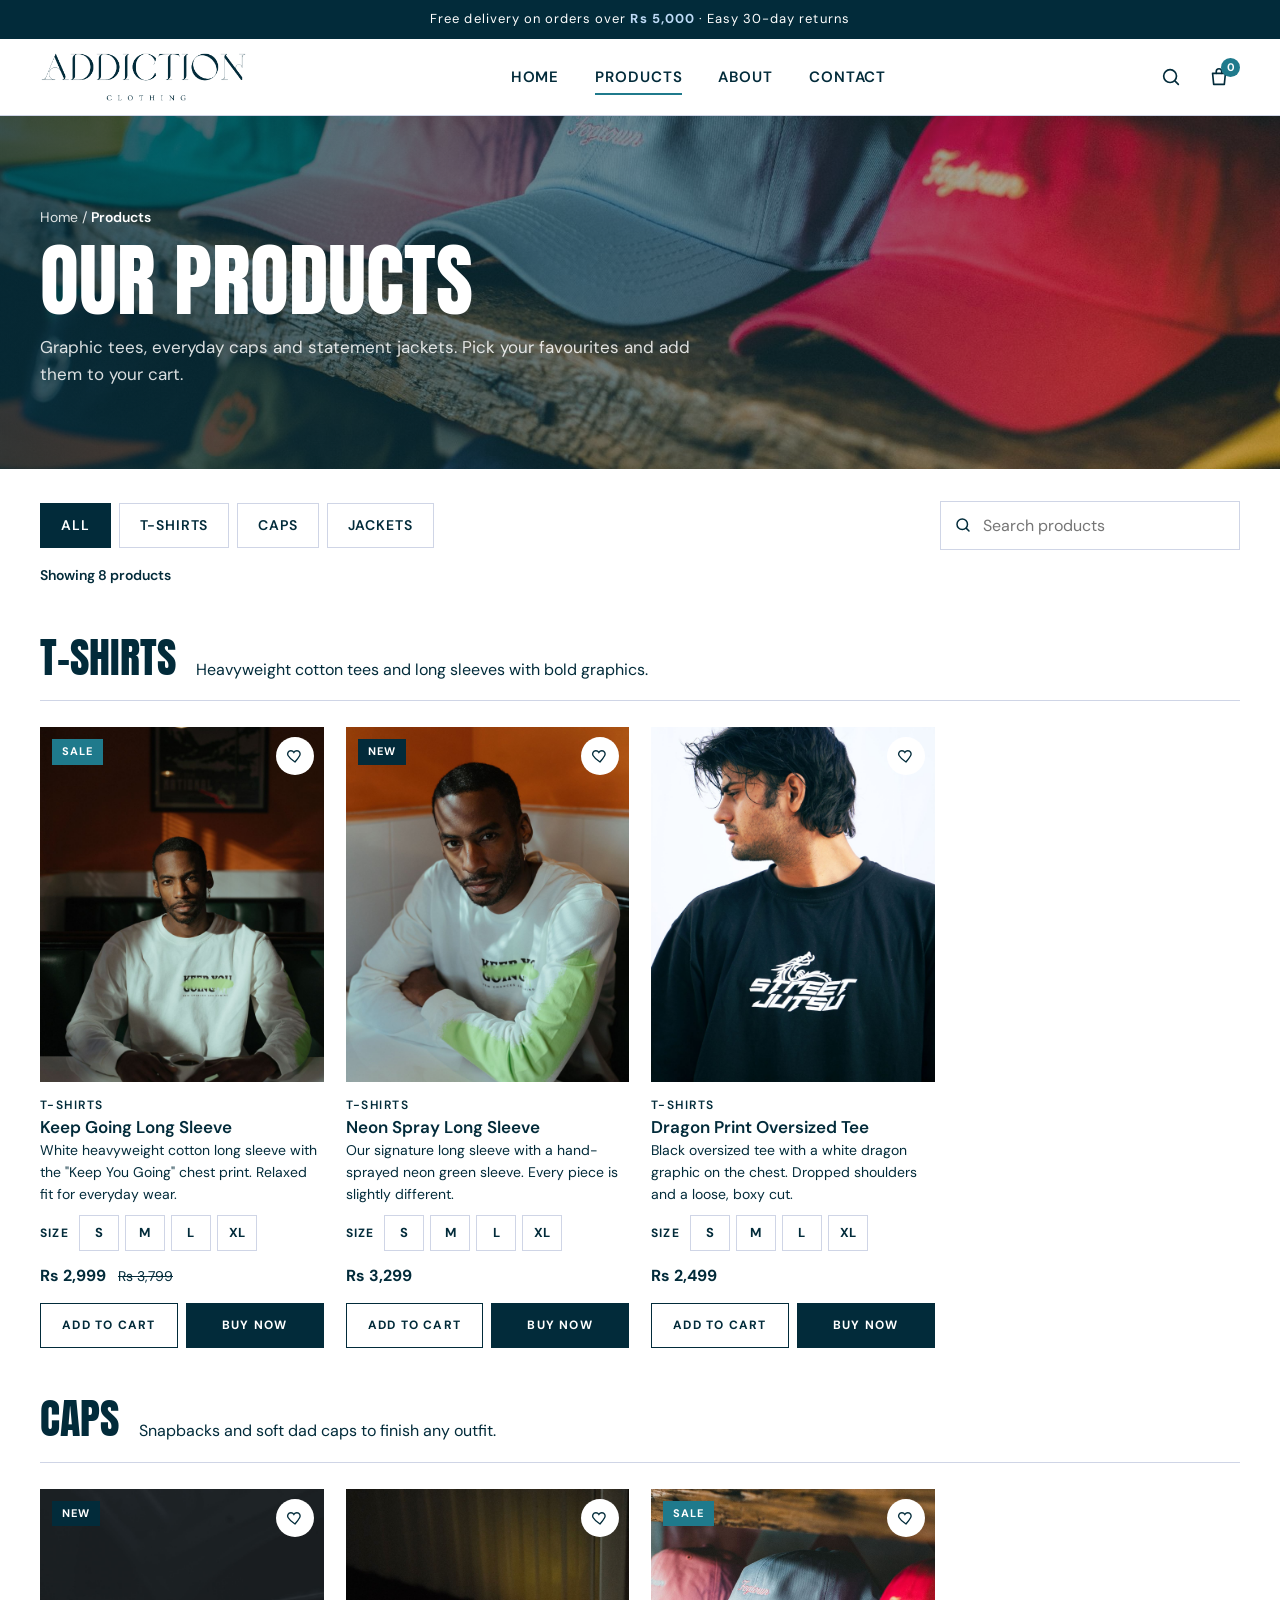
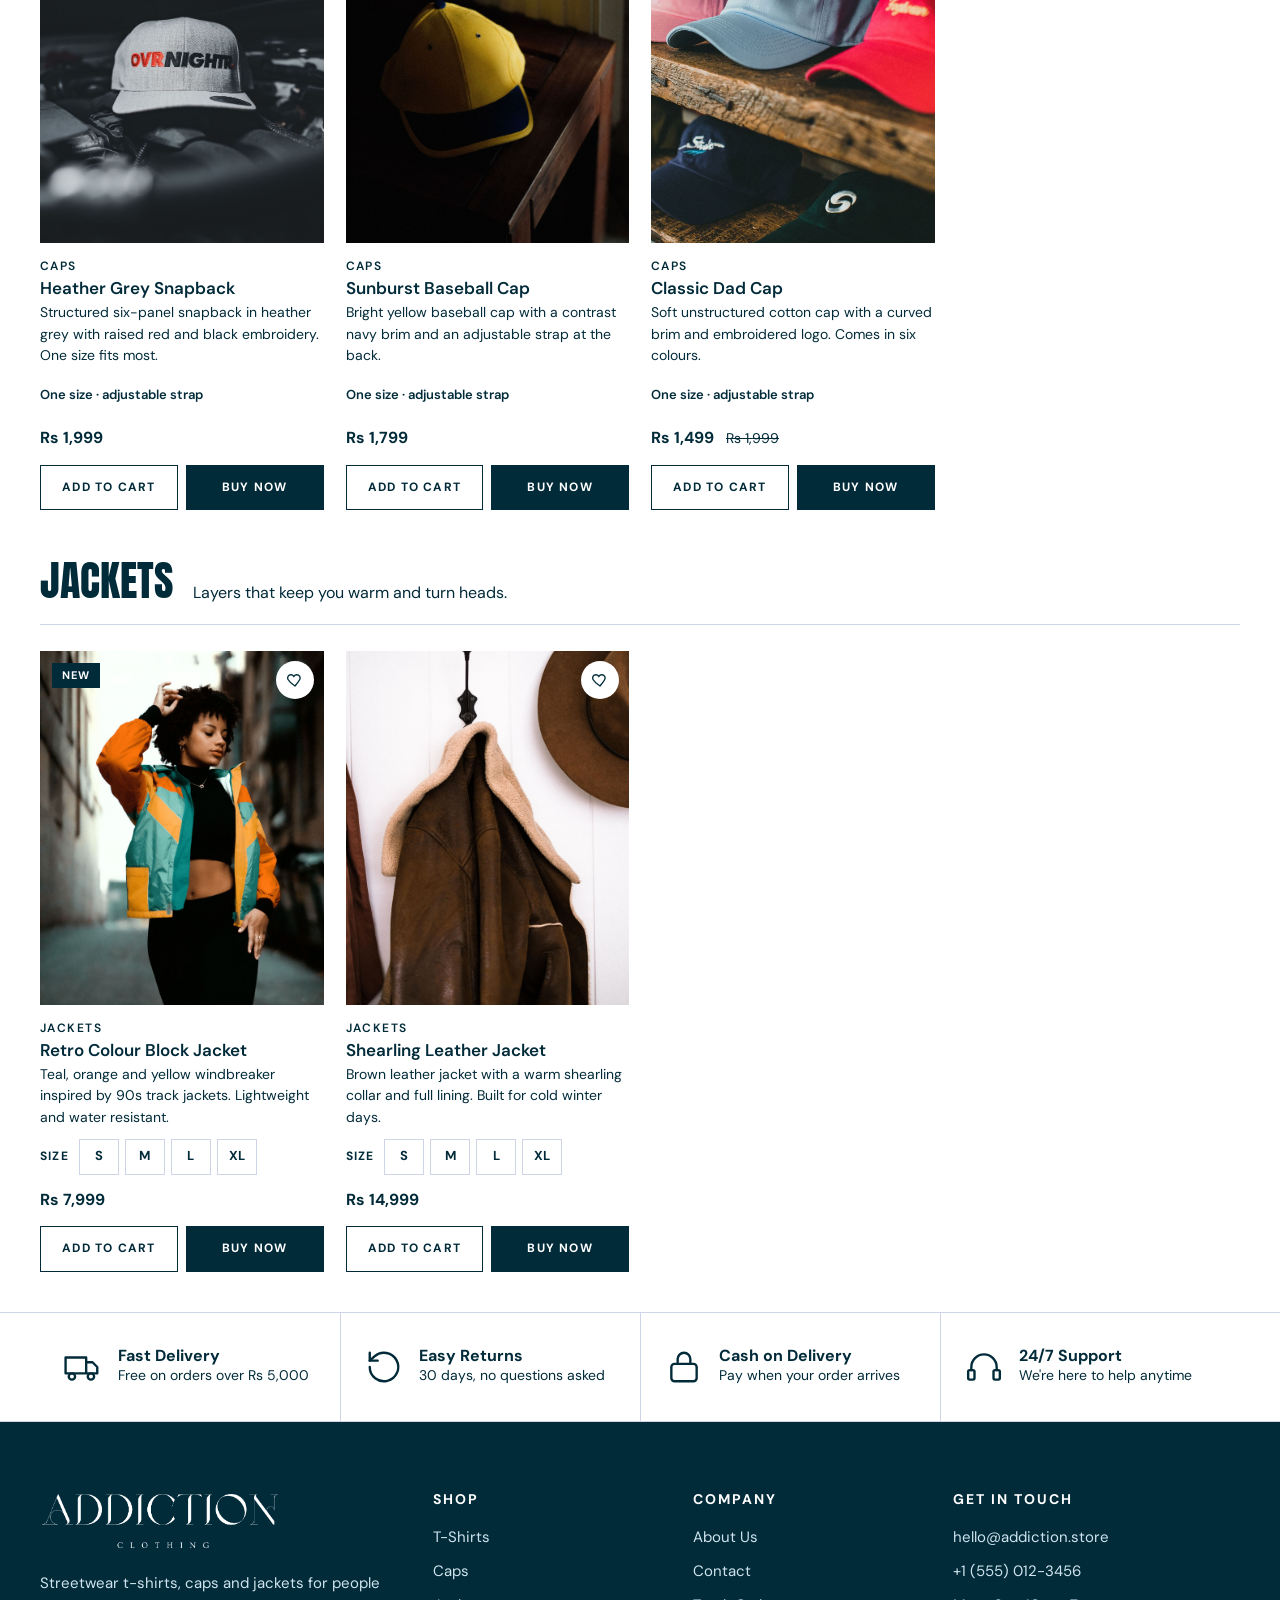
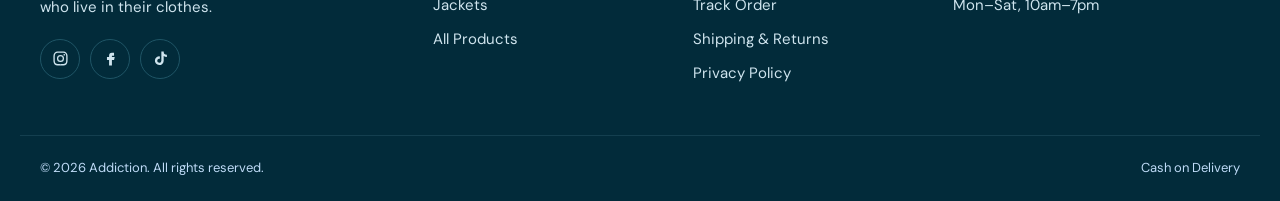
<file: products.html>
<!DOCTYPE html>
<html lang="en">
<head>
  <meta charset="UTF-8">
  <meta name="viewport" content="width=device-width, initial-scale=1.0">
  <title>Products | Addiction Streetwear</title>
  <link rel="icon" href="images/favicon.svg" type="image/svg+xml">
  <meta name="theme-color" content="#022b3a">
  <!-- Preview shown when the page is shared on WhatsApp, Facebook, etc.
       After going live, change og:image to the full address, e.g. https://yourdomain.com/images/web/sliders/Home_page_slider.jpg -->
  <meta property="og:type" content="website">
  <meta property="og:site_name" content="Addiction">
  <meta property="og:title" content="Products | Addiction Streetwear">
  <meta property="og:description" content="Shop all Addiction streetwear: graphic t-shirts, caps and jackets.">
  <meta property="og:image" content="images/web/sliders/Home_page_slider.jpg">
  <meta name="description" content="Shop all Addiction streetwear: graphic t-shirts, caps and jackets.">
  <link rel="preconnect" href="https://fonts.googleapis.com">
  <link rel="preconnect" href="https://fonts.gstatic.com" crossorigin>
  <link rel="stylesheet" href="https://fonts.googleapis.com/css2?family=Anton&family=DM+Sans:wght@400;500;600;700&display=swap">
  <link rel="stylesheet" href="css/style.css">
</head>
<body>

  <!-- ========== ANNOUNCEMENT BAR ========== -->
  <div class="announcement">Free delivery on orders over <b>Rs 5,000</b> · Easy 30-day returns</div>

  <!-- ========== HEADER ========== -->
  <header class="site-header">
    <div class="container header-inner">
      <a href="index.html" class="logo"><img src="images/logo/logo.png" alt="Addiction Clothing" width="1502" height="363"></a>

      <nav class="main-nav" id="mainNav" aria-label="Main menu">
        <ul>
          <li><a href="index.html">Home</a></li>
          <li><a href="products.html" class="active">Products</a></li>
          <li><a href="about.html">About</a></li>
          <li><a href="contact.html">Contact</a></li>
        </ul>
      </nav>

      <div class="header-icons">
        <button class="icon-btn" id="searchToggle" aria-label="Search">
          <svg viewBox="0 0 24 24"><circle cx="11" cy="11" r="7"/><path d="M20 20l-3.5-3.5"/></svg>
        </button>
        <button class="icon-btn" id="cartToggle" aria-label="Open cart">
          <svg viewBox="0 0 24 24"><path d="M5 8h14l-1.2 12H6.2L5 8z"/><path d="M9 8V6a3 3 0 0 1 6 0v2"/></svg>
          <span class="cart-count">0</span>
        </button>
        <button class="icon-btn menu-toggle" id="menuToggle" aria-label="Open menu" aria-expanded="false" aria-controls="mainNav">
          <svg viewBox="0 0 24 24"><path d="M4 7h16M4 12h16M4 17h16"/></svg>
        </button>
      </div>
    </div>

    <div class="search-bar" id="searchBar">
      <form class="container" action="products.html" method="get">
        <input type="search" name="q" placeholder="Search t-shirts, caps, jackets..." aria-label="Search products">
        <button class="btn" type="submit">Search</button>
      </form>
    </div>
  </header>

  <main>
    <!-- ========== PAGE BANNER ========== -->
    <section class="page-banner banner-slider">
      <!-- Background slides: change the pictures here. They fade every few seconds. -->
      <div class="banner-slides" aria-hidden="true">
        <img class="banner-slide" src="images/web/Caps/Caps_1.jpg" alt="" style="object-position: center 45%;">
        <img class="banner-slide" src="images/web/T_shirts/T_shirt_0.jpg" alt="" style="object-position: center 62%;">
        <img class="banner-slide" src="images/web/jackets/Ladies_jacket.jpg" alt="" style="object-position: center 45%;">
        <img class="banner-slide" src="images/web/T_shirts/t-shirt_2.jpg" alt="" style="object-position: center 62%;">
        <img class="banner-slide" src="images/web/Caps/caps_3.jpg" alt="" style="object-position: center 55%;">
        <img class="banner-slide" src="images/web/jackets/leather_jacket.jpg" alt="" style="object-position: center 50%;">
      </div>
      <div class="container">
        <nav class="breadcrumb" aria-label="Breadcrumb"><a href="index.html">Home</a> / <span>Products</span></nav>
        <h1>Our Products</h1>
        <p>Graphic tees, everyday caps and statement jackets. Pick your favourites and add them to your cart.</p>
      </div>
    </section>

    <!-- ========== FILTERS + SEARCH ========== -->
    <section class="container shop-toolbar" aria-label="Filter products">
      <div class="filter-buttons" role="group" aria-label="Category">
        <button class="filter-btn active" data-filter="all">All</button>
        <button class="filter-btn" data-filter="tshirts">T-Shirts</button>
        <button class="filter-btn" data-filter="caps">Caps</button>
        <button class="filter-btn" data-filter="jackets">Jackets</button>
      </div>
      <div class="shop-search">
        <svg viewBox="0 0 24 24"><circle cx="11" cy="11" r="7"/><path d="M20 20l-3.5-3.5"/></svg>
        <input type="search" id="productSearch" placeholder="Search products" aria-label="Search products">
      </div>
    </section>
    <p class="container result-count" id="resultCount">Showing 8 products</p>

    <!-- ========== T-SHIRTS ========== -->
    <!-- To add a product: copy one <article class="product-card"> block inside the right category and edit it. -->
    <section class="container category-section" data-category="tshirts">
      <div class="category-head">
        <h2>T-Shirts</h2>
        <p>Heavyweight cotton tees and long sleeves with bold graphics.</p>
      </div>
      <div class="product-grid">

        <article class="product-card">
          <div class="product-image">
            <img src="images/web/T_shirts/T_shirt_0.jpg" alt="Keep Going Long Sleeve" loading="lazy">
            <span class="badge badge-sale">Sale</span>
            <button class="wish-btn" aria-label="Add to wishlist"><svg viewBox="0 0 24 24"><path d="M12 20s-7-4.4-9.3-8.6C1.2 8.6 3 5 6.5 5c2 0 3.3 1.1 4 2.2.7-1.1 2-2.2 4-2.2C18 5 19.8 8.6 18.3 11.4 16 15.6 12 20 12 20z"/></svg></button>
          </div>
          <div class="product-info">
            <span class="product-category">T-Shirts</span>
            <h3 class="product-name">Keep Going Long Sleeve</h3>
            <p class="product-desc">White heavyweight cotton long sleeve with the "Keep You Going" chest print. Relaxed fit for everyday wear.</p>
            <div class="size-picker" role="group" aria-label="Choose a size">
              <span class="size-label">Size</span>
              <button type="button" class="size-btn">S</button>
              <button type="button" class="size-btn">M</button>
              <button type="button" class="size-btn">L</button>
              <button type="button" class="size-btn">XL</button>
              <span class="size-error" role="alert"></span>
            </div>
            <div class="product-price">Rs 2,999 <span class="old-price">Rs 3,799</span></div>
            <div class="card-actions">
              <button class="btn-outline add-to-cart">Add to cart</button>
              <button class="btn-solid buy-now">Buy now</button>
            </div>
          </div>
        </article>

        <article class="product-card">
          <div class="product-image">
            <img src="images/web/T_shirts/t_shirts_0.1.jpg" alt="Neon Spray Long Sleeve" loading="lazy">
            <span class="badge badge-new">New</span>
            <button class="wish-btn" aria-label="Add to wishlist"><svg viewBox="0 0 24 24"><path d="M12 20s-7-4.4-9.3-8.6C1.2 8.6 3 5 6.5 5c2 0 3.3 1.1 4 2.2.7-1.1 2-2.2 4-2.2C18 5 19.8 8.6 18.3 11.4 16 15.6 12 20 12 20z"/></svg></button>
          </div>
          <div class="product-info">
            <span class="product-category">T-Shirts</span>
            <h3 class="product-name">Neon Spray Long Sleeve</h3>
            <p class="product-desc">Our signature long sleeve with a hand-sprayed neon green sleeve. Every piece is slightly different.</p>
            <div class="size-picker" role="group" aria-label="Choose a size">
              <span class="size-label">Size</span>
              <button type="button" class="size-btn">S</button>
              <button type="button" class="size-btn">M</button>
              <button type="button" class="size-btn">L</button>
              <button type="button" class="size-btn">XL</button>
              <span class="size-error" role="alert"></span>
            </div>
            <div class="product-price">Rs 3,299</div>
            <div class="card-actions">
              <button class="btn-outline add-to-cart">Add to cart</button>
              <button class="btn-solid buy-now">Buy now</button>
            </div>
          </div>
        </article>

        <article class="product-card">
          <div class="product-image">
            <img src="images/web/T_shirts/t-shirt_2.jpg" alt="Dragon Print Oversized Tee" loading="lazy">
            <button class="wish-btn" aria-label="Add to wishlist"><svg viewBox="0 0 24 24"><path d="M12 20s-7-4.4-9.3-8.6C1.2 8.6 3 5 6.5 5c2 0 3.3 1.1 4 2.2.7-1.1 2-2.2 4-2.2C18 5 19.8 8.6 18.3 11.4 16 15.6 12 20 12 20z"/></svg></button>
          </div>
          <div class="product-info">
            <span class="product-category">T-Shirts</span>
            <h3 class="product-name">Dragon Print Oversized Tee</h3>
            <p class="product-desc">Black oversized tee with a white dragon graphic on the chest. Dropped shoulders and a loose, boxy cut.</p>
            <div class="size-picker" role="group" aria-label="Choose a size">
              <span class="size-label">Size</span>
              <button type="button" class="size-btn">S</button>
              <button type="button" class="size-btn">M</button>
              <button type="button" class="size-btn">L</button>
              <button type="button" class="size-btn">XL</button>
              <span class="size-error" role="alert"></span>
            </div>
            <div class="product-price">Rs 2,499</div>
            <div class="card-actions">
              <button class="btn-outline add-to-cart">Add to cart</button>
              <button class="btn-solid buy-now">Buy now</button>
            </div>
          </div>
        </article>

      </div>
    </section>

    <!-- ========== CAPS ========== -->
    <section class="container category-section" data-category="caps">
      <div class="category-head">
        <h2>Caps</h2>
        <p>Snapbacks and soft dad caps to finish any outfit.</p>
      </div>
      <div class="product-grid">

        <article class="product-card">
          <div class="product-image">
            <img src="images/web/Caps/caps_3.jpg" alt="Heather Grey Snapback" loading="lazy">
            <span class="badge badge-new">New</span>
            <button class="wish-btn" aria-label="Add to wishlist"><svg viewBox="0 0 24 24"><path d="M12 20s-7-4.4-9.3-8.6C1.2 8.6 3 5 6.5 5c2 0 3.3 1.1 4 2.2.7-1.1 2-2.2 4-2.2C18 5 19.8 8.6 18.3 11.4 16 15.6 12 20 12 20z"/></svg></button>
          </div>
          <div class="product-info">
            <span class="product-category">Caps</span>
            <h3 class="product-name">Heather Grey Snapback</h3>
            <p class="product-desc">Structured six-panel snapback in heather grey with raised red and black embroidery. One size fits most.</p>
            <p class="one-size">One size · adjustable strap</p>
            <div class="product-price">Rs 1,999</div>
            <div class="card-actions">
              <button class="btn-outline add-to-cart">Add to cart</button>
              <button class="btn-solid buy-now">Buy now</button>
            </div>
          </div>
        </article>

        <article class="product-card">
          <div class="product-image">
            <img src="images/web/Caps/Cap_2.jpg" alt="Sunburst Baseball Cap" loading="lazy">
            <button class="wish-btn" aria-label="Add to wishlist"><svg viewBox="0 0 24 24"><path d="M12 20s-7-4.4-9.3-8.6C1.2 8.6 3 5 6.5 5c2 0 3.3 1.1 4 2.2.7-1.1 2-2.2 4-2.2C18 5 19.8 8.6 18.3 11.4 16 15.6 12 20 12 20z"/></svg></button>
          </div>
          <div class="product-info">
            <span class="product-category">Caps</span>
            <h3 class="product-name">Sunburst Baseball Cap</h3>
            <p class="product-desc">Bright yellow baseball cap with a contrast navy brim and an adjustable strap at the back.</p>
            <p class="one-size">One size · adjustable strap</p>
            <div class="product-price">Rs 1,799</div>
            <div class="card-actions">
              <button class="btn-outline add-to-cart">Add to cart</button>
              <button class="btn-solid buy-now">Buy now</button>
            </div>
          </div>
        </article>

        <article class="product-card">
          <div class="product-image">
            <img src="images/web/Caps/Caps_1.jpg" alt="Classic Dad Cap" loading="lazy" style="object-position: 60% center;">
            <span class="badge badge-sale">Sale</span>
            <button class="wish-btn" aria-label="Add to wishlist"><svg viewBox="0 0 24 24"><path d="M12 20s-7-4.4-9.3-8.6C1.2 8.6 3 5 6.5 5c2 0 3.3 1.1 4 2.2.7-1.1 2-2.2 4-2.2C18 5 19.8 8.6 18.3 11.4 16 15.6 12 20 12 20z"/></svg></button>
          </div>
          <div class="product-info">
            <span class="product-category">Caps</span>
            <h3 class="product-name">Classic Dad Cap</h3>
            <p class="product-desc">Soft unstructured cotton cap with a curved brim and embroidered logo. Comes in six colours.</p>
            <p class="one-size">One size · adjustable strap</p>
            <div class="product-price">Rs 1,499 <span class="old-price">Rs 1,999</span></div>
            <div class="card-actions">
              <button class="btn-outline add-to-cart">Add to cart</button>
              <button class="btn-solid buy-now">Buy now</button>
            </div>
          </div>
        </article>

      </div>
    </section>

    <!-- ========== JACKETS ========== -->
    <section class="container category-section" data-category="jackets">
      <div class="category-head">
        <h2>Jackets</h2>
        <p>Layers that keep you warm and turn heads.</p>
      </div>
      <div class="product-grid">

        <article class="product-card">
          <div class="product-image">
            <img src="images/web/jackets/Ladies_jacket.jpg" alt="Retro Colour Block Jacket" loading="lazy">
            <span class="badge badge-new">New</span>
            <button class="wish-btn" aria-label="Add to wishlist"><svg viewBox="0 0 24 24"><path d="M12 20s-7-4.4-9.3-8.6C1.2 8.6 3 5 6.5 5c2 0 3.3 1.1 4 2.2.7-1.1 2-2.2 4-2.2C18 5 19.8 8.6 18.3 11.4 16 15.6 12 20 12 20z"/></svg></button>
          </div>
          <div class="product-info">
            <span class="product-category">Jackets</span>
            <h3 class="product-name">Retro Colour Block Jacket</h3>
            <p class="product-desc">Teal, orange and yellow windbreaker inspired by 90s track jackets. Lightweight and water resistant.</p>
            <div class="size-picker" role="group" aria-label="Choose a size">
              <span class="size-label">Size</span>
              <button type="button" class="size-btn">S</button>
              <button type="button" class="size-btn">M</button>
              <button type="button" class="size-btn">L</button>
              <button type="button" class="size-btn">XL</button>
              <span class="size-error" role="alert"></span>
            </div>
            <div class="product-price">Rs 7,999</div>
            <div class="card-actions">
              <button class="btn-outline add-to-cart">Add to cart</button>
              <button class="btn-solid buy-now">Buy now</button>
            </div>
          </div>
        </article>

        <article class="product-card">
          <div class="product-image">
            <img src="images/web/jackets/leather_jacket.jpg" alt="Shearling Leather Jacket" loading="lazy">
            <button class="wish-btn" aria-label="Add to wishlist"><svg viewBox="0 0 24 24"><path d="M12 20s-7-4.4-9.3-8.6C1.2 8.6 3 5 6.5 5c2 0 3.3 1.1 4 2.2.7-1.1 2-2.2 4-2.2C18 5 19.8 8.6 18.3 11.4 16 15.6 12 20 12 20z"/></svg></button>
          </div>
          <div class="product-info">
            <span class="product-category">Jackets</span>
            <h3 class="product-name">Shearling Leather Jacket</h3>
            <p class="product-desc">Brown leather jacket with a warm shearling collar and full lining. Built for cold winter days.</p>
            <div class="size-picker" role="group" aria-label="Choose a size">
              <span class="size-label">Size</span>
              <button type="button" class="size-btn">S</button>
              <button type="button" class="size-btn">M</button>
              <button type="button" class="size-btn">L</button>
              <button type="button" class="size-btn">XL</button>
              <span class="size-error" role="alert"></span>
            </div>
            <div class="product-price">Rs 14,999</div>
            <div class="card-actions">
              <button class="btn-outline add-to-cart">Add to cart</button>
              <button class="btn-solid buy-now">Buy now</button>
            </div>
          </div>
        </article>

      </div>
    </section>

    <div class="container no-results" id="noResults" hidden>
      <h2>No products found</h2>
      <p>Try a different word, or <button class="text-link" id="clearFilters">show all products</button>.</p>
    </div>

    <!-- ========== SERVICES ========== -->
    <section class="services" style="margin-top: 40px;">
      <div class="container services-grid">
        <div class="service">
          <svg viewBox="0 0 24 24"><path d="M1 6h13v10H1zM14 9h4l3 3v4h-7z"/><circle cx="5" cy="18" r="2"/><circle cx="17" cy="18" r="2"/></svg>
          <div><h3>Fast Delivery</h3><p>Free on orders over Rs 5,000</p></div>
        </div>
        <div class="service">
          <svg viewBox="0 0 24 24"><path d="M3 12a9 9 0 1 0 3-6.7L3 8"/><path d="M3 3v5h5"/></svg>
          <div><h3>Easy Returns</h3><p>30 days, no questions asked</p></div>
        </div>
        <div class="service">
          <svg viewBox="0 0 24 24"><rect x="4" y="10" width="16" height="11" rx="2"/><path d="M8 10V7a4 4 0 0 1 8 0v3"/></svg>
          <div><h3>Cash on Delivery</h3><p>Pay when your order arrives</p></div>
        </div>
        <div class="service">
          <svg viewBox="0 0 24 24"><path d="M4 14v-2a8 8 0 0 1 16 0v2"/><rect x="2" y="14" width="4" height="6" rx="1"/><rect x="18" y="14" width="4" height="6" rx="1"/></svg>
          <div><h3>24/7 Support</h3><p>We're here to help anytime</p></div>
        </div>
      </div>
    </section>
  </main>

  <!-- ========== FOOTER ========== -->
  <footer class="site-footer">
    <div class="container footer-grid">
      <div>
        <a href="index.html" class="logo"><img src="images/logo/logo-white.png" alt="Addiction Clothing" width="1502" height="363"></a>
        <p>Streetwear t-shirts, caps and jackets for people who live in their clothes.</p>
        <div class="socials">
          <a href="#" aria-label="Instagram"><svg viewBox="0 0 24 24"><path d="M12 7a5 5 0 1 0 0 10 5 5 0 0 0 0-10zm0 8.2a3.2 3.2 0 1 1 0-6.4 3.2 3.2 0 0 1 0 6.4zM17.3 5.5a1.2 1.2 0 1 0 0 2.4 1.2 1.2 0 0 0 0-2.4zM12 2c-2.7 0-3 0-4.1.1C4.6 2.2 2.2 4.6 2.1 7.9 2 9 2 9.3 2 12s0 3 .1 4.1c.1 3.3 2.5 5.7 5.8 5.8 1.1.1 1.4.1 4.1.1s3 0 4.1-.1c3.3-.1 5.7-2.5 5.8-5.8.1-1.1.1-1.4.1-4.1s0-3-.1-4.1c-.1-3.3-2.5-5.7-5.8-5.8C15 2 14.7 2 12 2zm0 1.8c2.7 0 3 0 4 .1 2.5.1 3.9 1.5 4 4 .1 1 .1 1.3.1 4s0 3-.1 4c-.1 2.5-1.5 3.9-4 4-1 .1-1.3.1-4 .1s-3 0-4-.1c-2.5-.1-3.9-1.5-4-4-.1-1-.1-1.3-.1-4s0-3 .1-4c.1-2.5 1.5-3.9 4-4 1-.1 1.3-.1 4-.1z"/></svg></a>
          <a href="#" aria-label="Facebook"><svg viewBox="0 0 24 24"><path d="M14 8h3V4h-3c-2.8 0-4 1.7-4 4.3V10H7v4h3v8h4v-8h3l1-4h-4V8.6c0-.4.3-.6.6-.6z"/></svg></a>
          <a href="#" aria-label="TikTok"><svg viewBox="0 0 24 24"><path d="M16.5 2h-3.3v13.2a2.9 2.9 0 1 1-2.1-2.8V9a6.2 6.2 0 1 0 5.4 6.2V8.6a7.8 7.8 0 0 0 4.5 1.4V6.7a4.5 4.5 0 0 1-4.5-4.7z"/></svg></a>
        </div>
      </div>
      <div>
        <h2 class="footer-title">Shop</h2>
        <ul>
          <li><a href="products.html?category=tshirts">T-Shirts</a></li>
          <li><a href="products.html?category=caps">Caps</a></li>
          <li><a href="products.html?category=jackets">Jackets</a></li>
          <li><a href="products.html">All Products</a></li>
        </ul>
      </div>
      <div>
        <h2 class="footer-title">Company</h2>
        <ul>
          <li><a href="about.html">About Us</a></li>
          <li><a href="contact.html">Contact</a></li>
          <li><a href="track-order.html">Track Order</a></li>
          <li><a href="shipping-returns.html">Shipping &amp; Returns</a></li>
          <li><a href="privacy-policy.html">Privacy Policy</a></li>
        </ul>
      </div>
      <div>
        <h2 class="footer-title">Get in touch</h2>
        <ul>
          <li>hello@addiction.store</li>
          <li>+1 (555) 012-3456</li>
          <li>Mon–Sat, 10am–7pm</li>
        </ul>
      </div>
    </div>
    <div class="container footer-bottom">
      <span>© <span class="year">2026</span> Addiction. All rights reserved.</span>
      <span>Cash on Delivery</span>
    </div>
  </footer>

  <!-- ========== CART PANEL ========== -->
  <div class="cart-overlay" id="cartOverlay" hidden></div>
  <aside class="cart-panel" id="cartPanel" aria-label="Shopping cart" aria-hidden="true">
    <div class="cart-head">
      <h2>Your Cart</h2>
      <button class="icon-btn" id="cartClose" aria-label="Close cart">
        <svg viewBox="0 0 24 24"><path d="M6 6l12 12M18 6L6 18"/></svg>
      </button>
    </div>
    <div class="cart-items" id="cartItems"></div>
    <div class="cart-foot" id="cartFoot">
      <div class="cart-row"><span>Subtotal</span><strong id="cartSubtotal">Rs 0</strong></div>
      <p class="cart-note" id="cartShipping"></p>
      <button class="btn cart-checkout" id="checkoutBtn">Checkout</button>
      <button class="text-link" id="continueShopping">Continue shopping</button>
    </div>
  </aside>

  <div class="toast" id="toast" role="status" aria-live="polite"></div>

  <script src="js/script.js"></script>
</body>
</html>
</file>
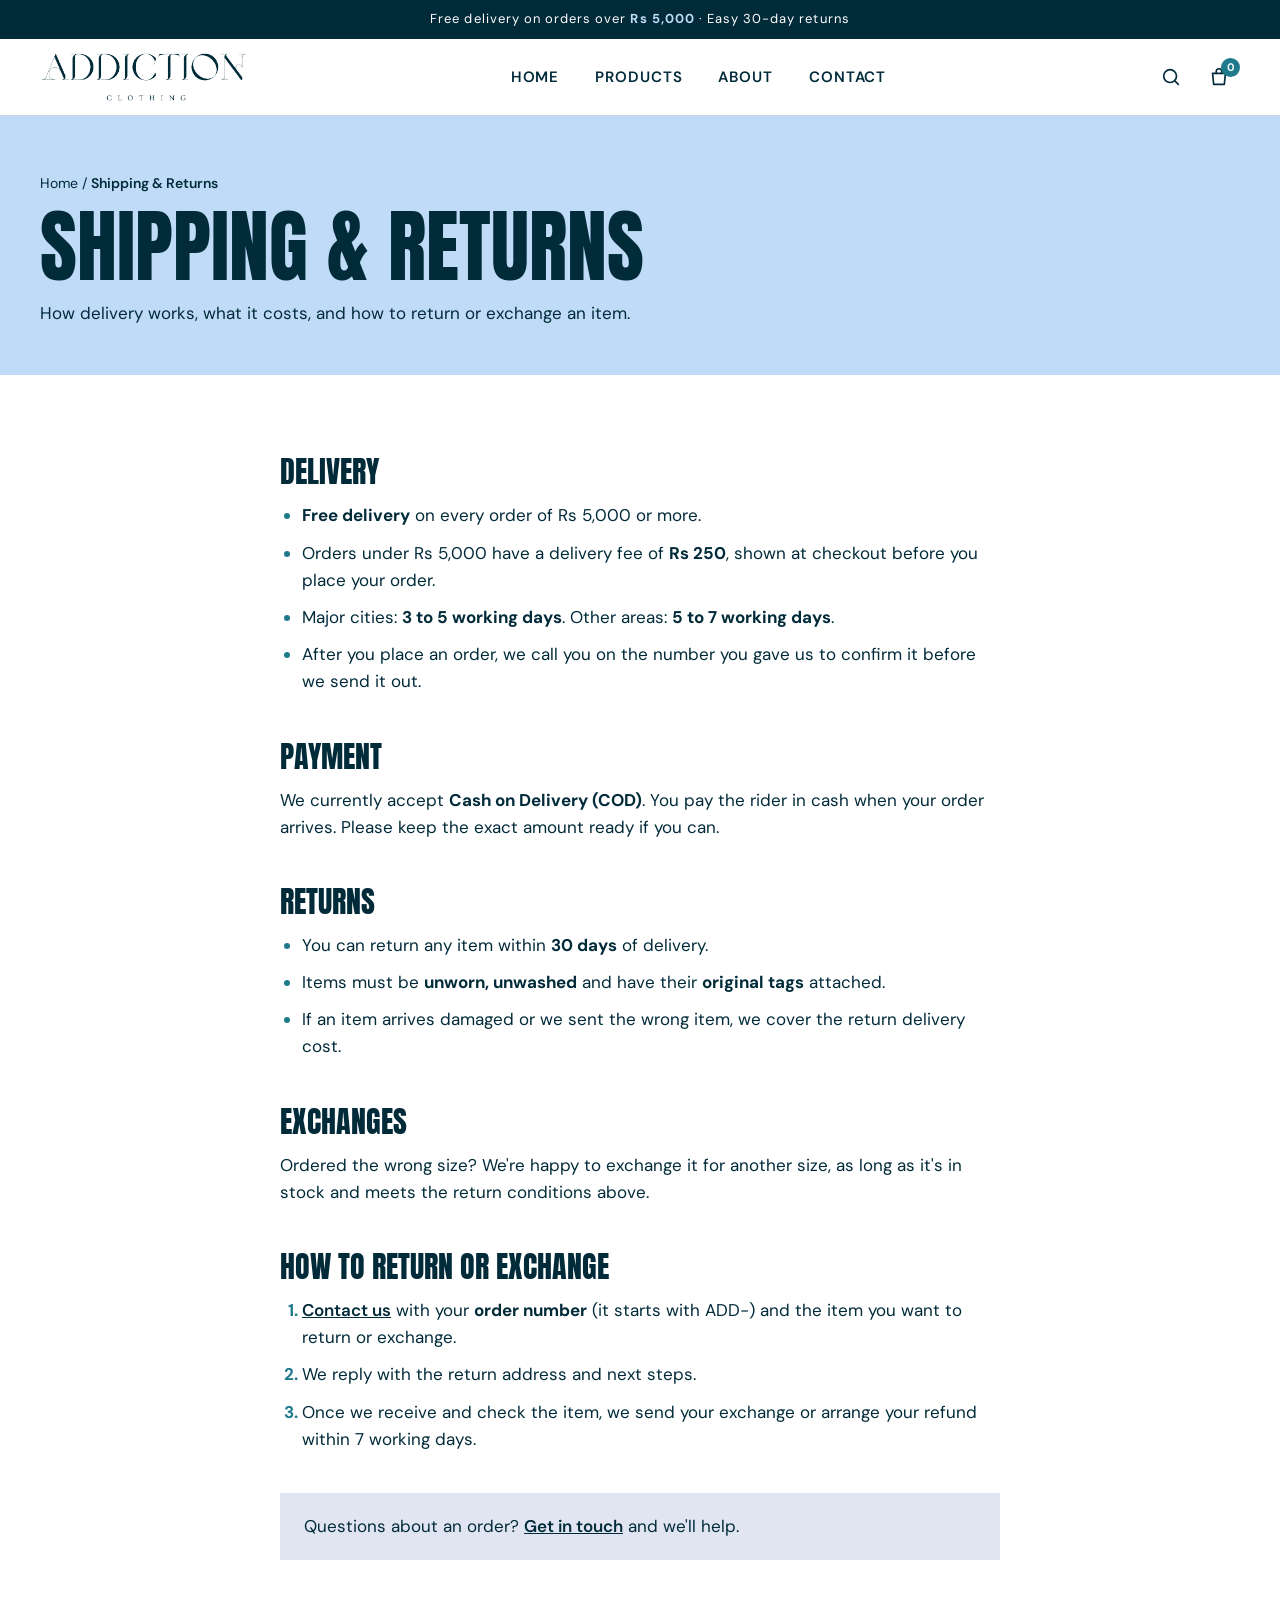
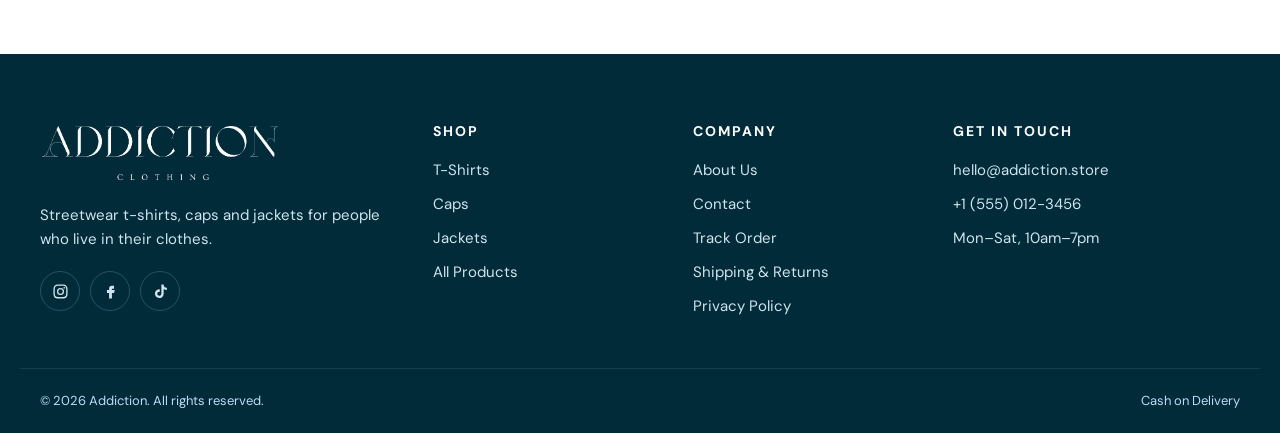
<file: shipping-returns.html>
<!DOCTYPE html>
<html lang="en">
<head>
  <meta charset="UTF-8">
  <meta name="viewport" content="width=device-width, initial-scale=1.0">
  <title>Shipping &amp; Returns | Addiction Streetwear</title>
  <link rel="icon" href="images/favicon.svg" type="image/svg+xml">
  <meta name="theme-color" content="#022b3a">
  <!-- Preview shown when the page is shared on WhatsApp, Facebook, etc.
       After going live, change og:image to the full address, e.g. https://yourdomain.com/images/web/sliders/Home_page_slider.jpg -->
  <meta property="og:type" content="website">
  <meta property="og:site_name" content="Addiction">
  <meta property="og:title" content="Shipping &amp; Returns | Addiction Streetwear">
  <meta property="og:description" content="Delivery times and costs, Cash on Delivery, and how to return or exchange items at Addiction.">
  <meta property="og:image" content="images/web/sliders/Home_page_slider.jpg">
  <meta name="description" content="Delivery times and costs, Cash on Delivery, and how to return or exchange items at Addiction.">
  <link rel="preconnect" href="https://fonts.googleapis.com">
  <link rel="preconnect" href="https://fonts.gstatic.com" crossorigin>
  <link rel="stylesheet" href="https://fonts.googleapis.com/css2?family=Anton&family=DM+Sans:wght@400;500;600;700&display=swap">
  <link rel="stylesheet" href="css/style.css">
</head>
<body>

  <!-- ========== ANNOUNCEMENT BAR ========== -->
  <div class="announcement">Free delivery on orders over <b>Rs 5,000</b> · Easy 30-day returns</div>

  <!-- ========== HEADER ========== -->
  <header class="site-header">
    <div class="container header-inner">
      <a href="index.html" class="logo"><img src="images/logo/logo.png" alt="Addiction Clothing" width="1502" height="363"></a>

      <nav class="main-nav" id="mainNav" aria-label="Main menu">
        <ul>
          <li><a href="index.html">Home</a></li>
          <li><a href="products.html">Products</a></li>
          <li><a href="about.html">About</a></li>
          <li><a href="contact.html">Contact</a></li>
        </ul>
      </nav>

      <div class="header-icons">
        <button class="icon-btn" id="searchToggle" aria-label="Search">
          <svg viewBox="0 0 24 24"><circle cx="11" cy="11" r="7"/><path d="M20 20l-3.5-3.5"/></svg>
        </button>
        <button class="icon-btn" id="cartToggle" aria-label="Open cart">
          <svg viewBox="0 0 24 24"><path d="M5 8h14l-1.2 12H6.2L5 8z"/><path d="M9 8V6a3 3 0 0 1 6 0v2"/></svg>
          <span class="cart-count">0</span>
        </button>
        <button class="icon-btn menu-toggle" id="menuToggle" aria-label="Open menu" aria-expanded="false" aria-controls="mainNav">
          <svg viewBox="0 0 24 24"><path d="M4 7h16M4 12h16M4 17h16"/></svg>
        </button>
      </div>
    </div>

    <div class="search-bar" id="searchBar">
      <form class="container" action="products.html" method="get">
        <input type="search" name="q" placeholder="Search t-shirts, caps, jackets..." aria-label="Search products">
        <button class="btn" type="submit">Search</button>
      </form>
    </div>
  </header>

  <main>
    <!-- Sample policy: check every detail matches how you run the store before going live. -->
    <section class="page-banner">
      <div class="container">
        <nav class="breadcrumb" aria-label="Breadcrumb"><a href="index.html">Home</a> / <span>Shipping &amp; Returns</span></nav>
        <h1>Shipping &amp; Returns</h1>
        <p>How delivery works, what it costs, and how to return or exchange an item.</p>
      </div>
    </section>

    <section class="section">
      <div class="container legal">
        <h2>Delivery</h2>
        <ul>
          <li><strong>Free delivery</strong> on every order of Rs 5,000 or more.</li>
          <li>Orders under Rs 5,000 have a delivery fee of <strong>Rs 250</strong>, shown at checkout before you place your order.</li>
          <li>Major cities: <strong>3 to 5 working days</strong>. Other areas: <strong>5 to 7 working days</strong>.</li>
          <li>After you place an order, we call you on the number you gave us to confirm it before we send it out.</li>
        </ul>

        <h2>Payment</h2>
        <p>We currently accept <strong>Cash on Delivery (COD)</strong>. You pay the rider in cash when your order arrives. Please keep the exact amount ready if you can.</p>

        <h2>Returns</h2>
        <ul>
          <li>You can return any item within <strong>30 days</strong> of delivery.</li>
          <li>Items must be <strong>unworn, unwashed</strong> and have their <strong>original tags</strong> attached.</li>
          <li>If an item arrives damaged or we sent the wrong item, we cover the return delivery cost.</li>
        </ul>

        <h2>Exchanges</h2>
        <p>Ordered the wrong size? We're happy to exchange it for another size, as long as it's in stock and meets the return conditions above.</p>

        <h2>How to return or exchange</h2>
        <ol>
          <li><a href="contact.html" class="text-link">Contact us</a> with your <strong>order number</strong> (it starts with ADD-) and the item you want to return or exchange.</li>
          <li>We reply with the return address and next steps.</li>
          <li>Once we receive and check the item, we send your exchange or arrange your refund within 7 working days.</li>
        </ol>

        <p class="legal-note">Questions about an order? <a href="contact.html" class="text-link">Get in touch</a> and we'll help.</p>
      </div>
    </section>
  </main>

  <!-- ========== FOOTER ========== -->
  <footer class="site-footer">
    <div class="container footer-grid">
      <div>
        <a href="index.html" class="logo"><img src="images/logo/logo-white.png" alt="Addiction Clothing" width="1502" height="363"></a>
        <p>Streetwear t-shirts, caps and jackets for people who live in their clothes.</p>
        <div class="socials">
          <a href="#" aria-label="Instagram"><svg viewBox="0 0 24 24"><path d="M12 7a5 5 0 1 0 0 10 5 5 0 0 0 0-10zm0 8.2a3.2 3.2 0 1 1 0-6.4 3.2 3.2 0 0 1 0 6.4zM17.3 5.5a1.2 1.2 0 1 0 0 2.4 1.2 1.2 0 0 0 0-2.4zM12 2c-2.7 0-3 0-4.1.1C4.6 2.2 2.2 4.6 2.1 7.9 2 9 2 9.3 2 12s0 3 .1 4.1c.1 3.3 2.5 5.7 5.8 5.8 1.1.1 1.4.1 4.1.1s3 0 4.1-.1c3.3-.1 5.7-2.5 5.8-5.8.1-1.1.1-1.4.1-4.1s0-3-.1-4.1c-.1-3.3-2.5-5.7-5.8-5.8C15 2 14.7 2 12 2zm0 1.8c2.7 0 3 0 4 .1 2.5.1 3.9 1.5 4 4 .1 1 .1 1.3.1 4s0 3-.1 4c-.1 2.5-1.5 3.9-4 4-1 .1-1.3.1-4 .1s-3 0-4-.1c-2.5-.1-3.9-1.5-4-4-.1-1-.1-1.3-.1-4s0-3 .1-4c.1-2.5 1.5-3.9 4-4 1-.1 1.3-.1 4-.1z"/></svg></a>
          <a href="#" aria-label="Facebook"><svg viewBox="0 0 24 24"><path d="M14 8h3V4h-3c-2.8 0-4 1.7-4 4.3V10H7v4h3v8h4v-8h3l1-4h-4V8.6c0-.4.3-.6.6-.6z"/></svg></a>
          <a href="#" aria-label="TikTok"><svg viewBox="0 0 24 24"><path d="M16.5 2h-3.3v13.2a2.9 2.9 0 1 1-2.1-2.8V9a6.2 6.2 0 1 0 5.4 6.2V8.6a7.8 7.8 0 0 0 4.5 1.4V6.7a4.5 4.5 0 0 1-4.5-4.7z"/></svg></a>
        </div>
      </div>
      <div>
        <h2 class="footer-title">Shop</h2>
        <ul>
          <li><a href="products.html?category=tshirts">T-Shirts</a></li>
          <li><a href="products.html?category=caps">Caps</a></li>
          <li><a href="products.html?category=jackets">Jackets</a></li>
          <li><a href="products.html">All Products</a></li>
        </ul>
      </div>
      <div>
        <h2 class="footer-title">Company</h2>
        <ul>
          <li><a href="about.html">About Us</a></li>
          <li><a href="contact.html">Contact</a></li>
          <li><a href="track-order.html">Track Order</a></li>
          <li><a href="shipping-returns.html">Shipping &amp; Returns</a></li>
          <li><a href="privacy-policy.html">Privacy Policy</a></li>
        </ul>
      </div>
      <div>
        <h2 class="footer-title">Get in touch</h2>
        <ul>
          <li>hello@addiction.store</li>
          <li>+1 (555) 012-3456</li>
          <li>Mon–Sat, 10am–7pm</li>
        </ul>
      </div>
    </div>
    <div class="container footer-bottom">
      <span>© <span class="year">2026</span> Addiction. All rights reserved.</span>
      <span>Cash on Delivery</span>
    </div>
  </footer>

  <!-- ========== CART PANEL ========== -->
  <div class="cart-overlay" id="cartOverlay" hidden></div>
  <aside class="cart-panel" id="cartPanel" aria-label="Shopping cart" aria-hidden="true">
    <div class="cart-head">
      <h2>Your Cart</h2>
      <button class="icon-btn" id="cartClose" aria-label="Close cart">
        <svg viewBox="0 0 24 24"><path d="M6 6l12 12M18 6L6 18"/></svg>
      </button>
    </div>
    <div class="cart-items" id="cartItems"></div>
    <div class="cart-foot" id="cartFoot">
      <div class="cart-row"><span>Subtotal</span><strong id="cartSubtotal">Rs 0</strong></div>
      <p class="cart-note" id="cartShipping"></p>
      <button class="btn cart-checkout" id="checkoutBtn">Checkout</button>
      <button class="text-link" id="continueShopping">Continue shopping</button>
    </div>
  </aside>

  <div class="toast" id="toast" role="status" aria-live="polite"></div>

  <script src="js/script.js"></script>
</body>
</html>
</file>
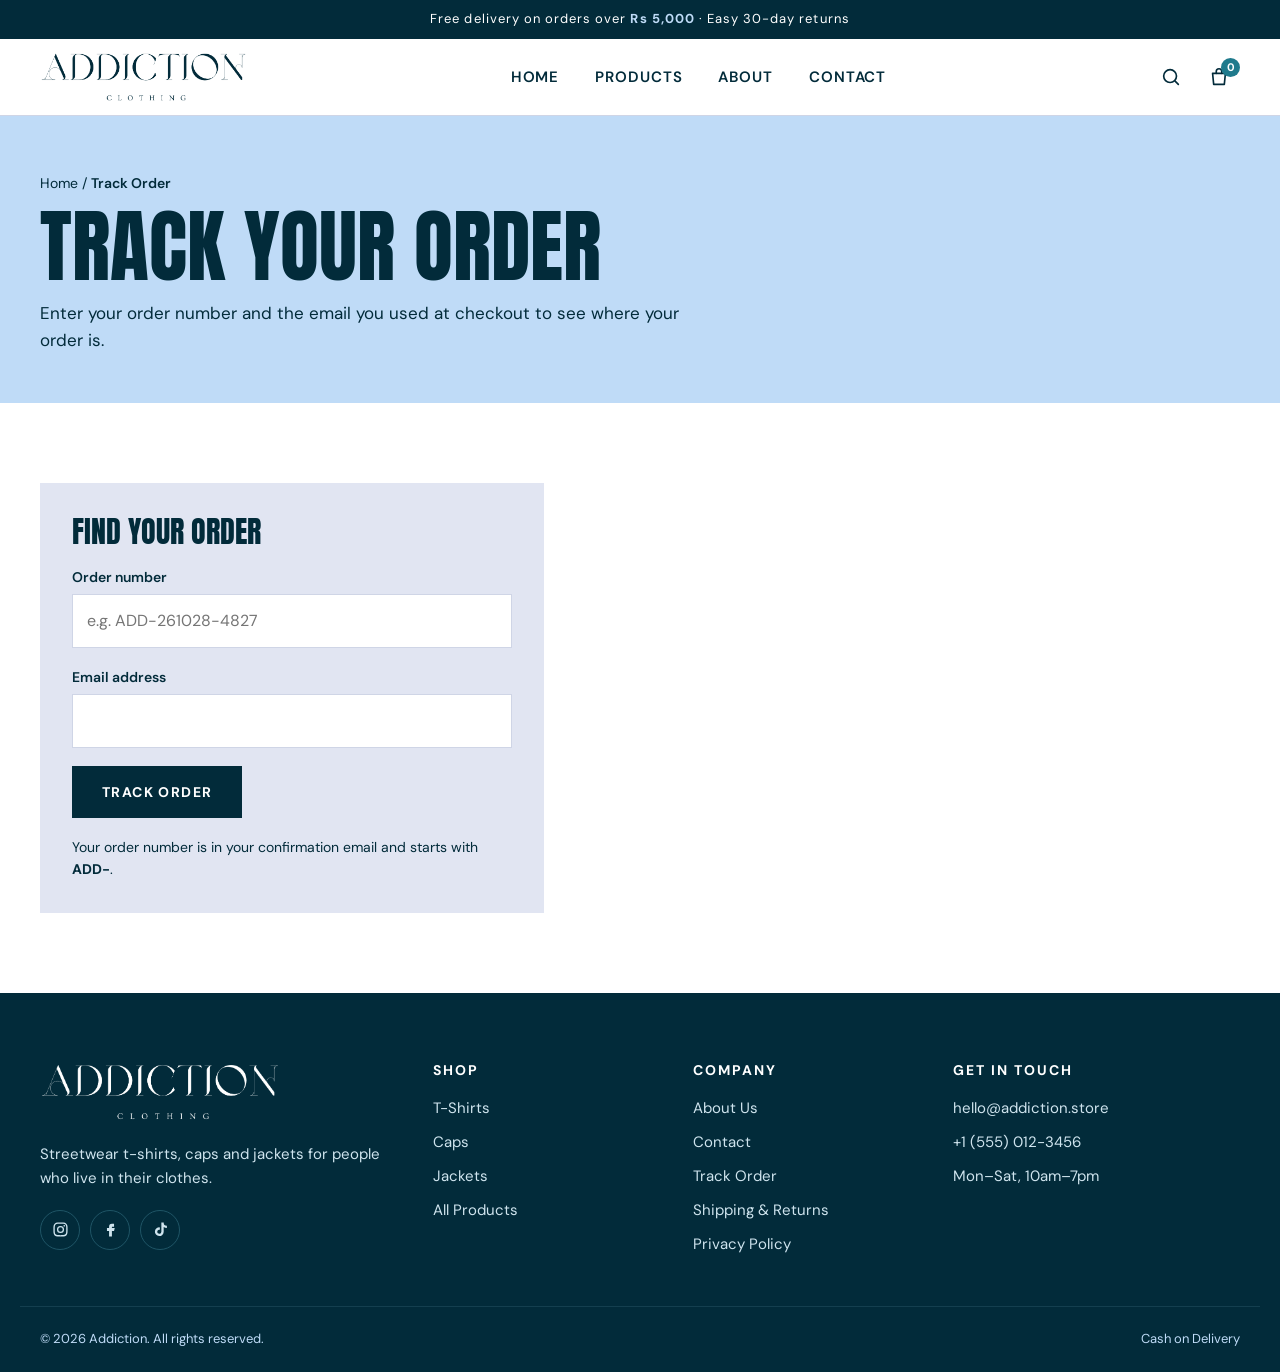
<file: track-order.html>
<!DOCTYPE html>
<html lang="en">
<head>
  <meta charset="UTF-8">
  <meta name="viewport" content="width=device-width, initial-scale=1.0">
  <title>Track Order | Addiction Streetwear</title>
  <link rel="icon" href="images/favicon.svg" type="image/svg+xml">
  <meta name="theme-color" content="#022b3a">
  <!-- Preview shown when the page is shared on WhatsApp, Facebook, etc.
       After going live, change og:image to the full address, e.g. https://yourdomain.com/images/web/sliders/Home_page_slider.jpg -->
  <meta property="og:type" content="website">
  <meta property="og:site_name" content="Addiction">
  <meta property="og:title" content="Track Order | Addiction Streetwear">
  <meta property="og:description" content="Track your Addiction order with your order number and email.">
  <meta property="og:image" content="images/web/sliders/Home_page_slider.jpg">
  <meta name="description" content="Track your Addiction order with your order number and email.">
  <link rel="preconnect" href="https://fonts.googleapis.com">
  <link rel="preconnect" href="https://fonts.gstatic.com" crossorigin>
  <link rel="stylesheet" href="https://fonts.googleapis.com/css2?family=Anton&family=DM+Sans:wght@400;500;600;700&display=swap">
  <link rel="stylesheet" href="css/style.css">
</head>
<body>

  <!-- ========== ANNOUNCEMENT BAR ========== -->
  <div class="announcement">Free delivery on orders over <b>Rs 5,000</b> · Easy 30-day returns</div>

  <!-- ========== HEADER ========== -->
  <header class="site-header">
    <div class="container header-inner">
      <a href="index.html" class="logo"><img src="images/logo/logo.png" alt="Addiction Clothing" width="1502" height="363"></a>

      <nav class="main-nav" id="mainNav" aria-label="Main menu">
        <ul>
          <li><a href="index.html">Home</a></li>
          <li><a href="products.html">Products</a></li>
          <li><a href="about.html">About</a></li>
          <li><a href="contact.html">Contact</a></li>
        </ul>
      </nav>

      <div class="header-icons">
        <button class="icon-btn" id="searchToggle" aria-label="Search">
          <svg viewBox="0 0 24 24"><circle cx="11" cy="11" r="7"/><path d="M20 20l-3.5-3.5"/></svg>
        </button>
        <button class="icon-btn" id="cartToggle" aria-label="Open cart">
          <svg viewBox="0 0 24 24"><path d="M5 8h14l-1.2 12H6.2L5 8z"/><path d="M9 8V6a3 3 0 0 1 6 0v2"/></svg>
          <span class="cart-count">0</span>
        </button>
        <button class="icon-btn menu-toggle" id="menuToggle" aria-label="Open menu" aria-expanded="false" aria-controls="mainNav">
          <svg viewBox="0 0 24 24"><path d="M4 7h16M4 12h16M4 17h16"/></svg>
        </button>
      </div>
    </div>

    <div class="search-bar" id="searchBar">
      <form class="container" action="products.html" method="get">
        <input type="search" name="q" placeholder="Search t-shirts, caps, jackets..." aria-label="Search products">
        <button class="btn" type="submit">Search</button>
      </form>
    </div>
  </header>

  <main>
    <section class="page-banner">
      <div class="container">
        <nav class="breadcrumb" aria-label="Breadcrumb"><a href="index.html">Home</a> / <span>Track Order</span></nav>
        <h1>Track Your Order</h1>
        <p>Enter your order number and the email you used at checkout to see where your order is.</p>
      </div>
    </section>

    <section class="section">
      <div class="container track-layout">
        <form class="track-form" id="trackForm" novalidate>
          <h2>Find your order</h2>
          <div class="field">
            <label for="tOrder">Order number</label>
            <input type="text" id="tOrder" placeholder="e.g. ADD-261028-4827" autocomplete="off" required>
            <span class="field-error"></span>
          </div>
          <div class="field">
            <label for="tEmail">Email address</label>
            <input type="email" id="tEmail" autocomplete="email" required>
            <span class="field-error"></span>
          </div>
          <button class="btn" type="submit" id="trackBtn">Track Order</button>
          <p class="form-status" id="trackStatus" role="alert"></p>
          <p class="track-help">Your order number is in your confirmation email and starts with <strong>ADD-</strong>.</p>
        </form>

        <!-- Result (filled in after searching) -->
        <div class="track-result" id="trackResult" hidden>
          <div class="track-head">
            <div><span class="eyebrow">Order</span><h2 id="rOrder"></h2><p id="rDate"></p></div>
            <span class="track-badge" id="rBadge"></span>
          </div>
          <ol class="track-steps" id="rSteps">
            <li data-step="Order received"><span></span>Order received</li>
            <li data-step="Confirmed"><span></span>Confirmed</li>
            <li data-step="Shipped"><span></span>Shipped</li>
            <li data-step="Delivered"><span></span>Delivered</li>
          </ol>
          <div class="done-box" id="rDetails"></div>
          <a class="btn" id="rCourierLink" href="#" target="_blank" rel="noopener" hidden>Track on courier website</a>
        </div>

        <!-- Shown until the order system is connected -->
        <div class="track-result track-soon" id="trackSoon" hidden>
          <h2>Order tracking is coming soon</h2>
          <p>Until then, <a href="contact.html" class="text-link">contact us</a> with your order number and we'll tell you where your order is. We also email your tracking number as soon as your order ships.</p>
        </div>
      </div>
    </section>
  </main>

  <!-- ========== FOOTER ========== -->
  <footer class="site-footer">
    <div class="container footer-grid">
      <div>
        <a href="index.html" class="logo"><img src="images/logo/logo-white.png" alt="Addiction Clothing" width="1502" height="363"></a>
        <p>Streetwear t-shirts, caps and jackets for people who live in their clothes.</p>
        <div class="socials">
          <a href="#" aria-label="Instagram"><svg viewBox="0 0 24 24"><path d="M12 7a5 5 0 1 0 0 10 5 5 0 0 0 0-10zm0 8.2a3.2 3.2 0 1 1 0-6.4 3.2 3.2 0 0 1 0 6.4zM17.3 5.5a1.2 1.2 0 1 0 0 2.4 1.2 1.2 0 0 0 0-2.4zM12 2c-2.7 0-3 0-4.1.1C4.6 2.2 2.2 4.6 2.1 7.9 2 9 2 9.3 2 12s0 3 .1 4.1c.1 3.3 2.5 5.7 5.8 5.8 1.1.1 1.4.1 4.1.1s3 0 4.1-.1c3.3-.1 5.7-2.5 5.8-5.8.1-1.1.1-1.4.1-4.1s0-3-.1-4.1c-.1-3.3-2.5-5.7-5.8-5.8C15 2 14.7 2 12 2zm0 1.8c2.7 0 3 0 4 .1 2.5.1 3.9 1.5 4 4 .1 1 .1 1.3.1 4s0 3-.1 4c-.1 2.5-1.5 3.9-4 4-1 .1-1.3.1-4 .1s-3 0-4-.1c-2.5-.1-3.9-1.5-4-4-.1-1-.1-1.3-.1-4s0-3 .1-4c.1-2.5 1.5-3.9 4-4 1-.1 1.3-.1 4-.1z"/></svg></a>
          <a href="#" aria-label="Facebook"><svg viewBox="0 0 24 24"><path d="M14 8h3V4h-3c-2.8 0-4 1.7-4 4.3V10H7v4h3v8h4v-8h3l1-4h-4V8.6c0-.4.3-.6.6-.6z"/></svg></a>
          <a href="#" aria-label="TikTok"><svg viewBox="0 0 24 24"><path d="M16.5 2h-3.3v13.2a2.9 2.9 0 1 1-2.1-2.8V9a6.2 6.2 0 1 0 5.4 6.2V8.6a7.8 7.8 0 0 0 4.5 1.4V6.7a4.5 4.5 0 0 1-4.5-4.7z"/></svg></a>
        </div>
      </div>
      <div>
        <h2 class="footer-title">Shop</h2>
        <ul>
          <li><a href="products.html?category=tshirts">T-Shirts</a></li>
          <li><a href="products.html?category=caps">Caps</a></li>
          <li><a href="products.html?category=jackets">Jackets</a></li>
          <li><a href="products.html">All Products</a></li>
        </ul>
      </div>
      <div>
        <h2 class="footer-title">Company</h2>
        <ul>
          <li><a href="about.html">About Us</a></li>
          <li><a href="contact.html">Contact</a></li>
          <li><a href="track-order.html">Track Order</a></li>
          <li><a href="shipping-returns.html">Shipping &amp; Returns</a></li>
          <li><a href="privacy-policy.html">Privacy Policy</a></li>
        </ul>
      </div>
      <div>
        <h2 class="footer-title">Get in touch</h2>
        <ul>
          <li>hello@addiction.store</li>
          <li>+1 (555) 012-3456</li>
          <li>Mon–Sat, 10am–7pm</li>
        </ul>
      </div>
    </div>
    <div class="container footer-bottom">
      <span>© <span class="year">2026</span> Addiction. All rights reserved.</span>
      <span>Cash on Delivery</span>
    </div>
  </footer>

  <!-- ========== CART PANEL ========== -->
  <div class="cart-overlay" id="cartOverlay" hidden></div>
  <aside class="cart-panel" id="cartPanel" aria-label="Shopping cart" aria-hidden="true">
    <div class="cart-head">
      <h2>Your Cart</h2>
      <button class="icon-btn" id="cartClose" aria-label="Close cart">
        <svg viewBox="0 0 24 24"><path d="M6 6l12 12M18 6L6 18"/></svg>
      </button>
    </div>
    <div class="cart-items" id="cartItems"></div>
    <div class="cart-foot" id="cartFoot">
      <div class="cart-row"><span>Subtotal</span><strong id="cartSubtotal">Rs 0</strong></div>
      <p class="cart-note" id="cartShipping"></p>
      <button class="btn cart-checkout" id="checkoutBtn">Checkout</button>
      <button class="text-link" id="continueShopping">Continue shopping</button>
    </div>
  </aside>

  <div class="toast" id="toast" role="status" aria-live="polite"></div>

  <script src="js/script.js"></script>
</body>
</html>
</file>
<file: css/style.css>
/* =========================================================
   ADDICTION — shared styles for all pages
   ========================================================= */

:root {
  /* Colour scheme: 022B3A · 1F7A8C · BFDBF7 · E1E5F2 · FFFFFF */
  --ink: #022b3a;          /* dark navy: main text, header, buttons, "New" tags */
  --paper: #ffffff;        /* white: page background */
  --soft: #e1e5f2;         /* soft lavender-grey: section backgrounds */
  --sky: #bfdbf7;          /* light blue: page banners */
  --teal: #1f7a8c;         /* teal: labels and icons */
  --sun: #bfdbf7;          /* light blue: highlight in the dark top bar */
  --line: #cfd5e6;         /* borders */
  --muted: #022b3a;        /* secondary text (same navy as main text) */
  --accent: #1f7a8c;       /* teal: sale tags, hovers, cart count */
  --footer: #022b3a;       /* dark navy: footer and top bar */
  --font-display: "Anton", "Impact", "Arial Narrow", sans-serif;
  --font-body: "DM Sans", "Segoe UI", Arial, sans-serif;
  --max: 1240px;
}

* { box-sizing: border-box; margin: 0; padding: 0; }
html { scroll-behavior: smooth; }
body { font-family: var(--font-body); color: var(--ink); background: var(--paper); line-height: 1.6; font-size: 16px; }
img { max-width: 100%; display: block; }
[hidden] { display: none !important; }
a { color: inherit; text-decoration: none; }
button { font: inherit; color: inherit; cursor: pointer; background: none; border: 0; }
:focus-visible { outline: 2px solid var(--accent); outline-offset: 3px; }

.container { max-width: var(--max); margin: 0 auto; padding-left: 20px; padding-right: 20px; }

h1, h2, h3 { line-height: 1.1; }
.section { padding-block: 80px; }
.section-head { display: flex; align-items: end; justify-content: space-between; gap: 16px; flex-wrap: wrap; margin-bottom: 36px; }
.section-title { font-family: var(--font-display); font-size: clamp(32px, 4.5vw, 52px); font-weight: 400; text-transform: uppercase; letter-spacing: .01em; }
.eyebrow { display: block; font-size: 13px; font-weight: 700; letter-spacing: .18em; text-transform: uppercase; color: var(--teal); margin-bottom: 8px; }

.btn { display: inline-flex; align-items: center; gap: 10px; padding: 15px 30px; background: var(--ink); color: var(--paper); font-weight: 700; font-size: 14px; letter-spacing: .1em; text-transform: uppercase; transition: background .2s, color .2s; }
.btn:hover { background: var(--accent); }
.btn-light { background: var(--paper); color: var(--ink); }
.btn-light:hover { background: var(--accent); color: var(--paper); }
.link-arrow { font-weight: 700; font-size: 14px; letter-spacing: .1em; text-transform: uppercase; border-bottom: 2px solid var(--ink); padding-bottom: 2px; }
.link-arrow:hover { color: var(--accent); border-color: var(--accent); }

/* ---------- Announcement bar ---------- */
.announcement { background: var(--footer); color: var(--paper); text-align: center; font-size: 13px; letter-spacing: .08em; padding: 9px 20px; }
.announcement b { color: var(--sun); }

/* ---------- Header ---------- */
.site-header { position: sticky; top: 0; z-index: 50; background: var(--paper); border-bottom: 1px solid var(--line); }
.header-inner { display: flex; align-items: center; justify-content: space-between; gap: 20px; height: 76px; }
.logo { font-family: var(--font-display); font-size: 30px; letter-spacing: .06em; text-transform: uppercase; }
.logo { display: inline-flex; align-items: center; flex-shrink: 0; }
.logo img { height: 50px; width: auto; }
.site-footer .logo img { height: 58px; }
@media (max-width: 480px) { .header-inner .logo img { height: 40px; } }
.main-nav ul { display: flex; gap: 36px; list-style: none; }
.main-nav a { font-weight: 600; font-size: 15px; letter-spacing: .06em; text-transform: uppercase; padding-block: 6px; border-bottom: 2px solid transparent; transition: border-color .2s, color .2s; }
.main-nav a:hover, .main-nav a.active { border-color: var(--accent); }
.header-icons { display: flex; align-items: center; gap: 6px; }
.icon-btn { position: relative; width: 42px; height: 42px; display: grid; place-items: center; border-radius: 50%; transition: background .2s; }
.icon-btn:hover { background: var(--soft); }
.icon-btn svg { width: 22px; height: 22px; fill: none; stroke: currentColor; stroke-width: 1.8; stroke-linecap: round; stroke-linejoin: round; }
.cart-count { position: absolute; top: 2px; right: 0; min-width: 19px; height: 19px; padding: 0 5px; border-radius: 10px; background: var(--accent); color: #fff; font-size: 11px; font-weight: 700; display: grid; place-items: center; }
.menu-toggle { display: none; }

.search-bar { display: none; border-top: 1px solid var(--line); background: var(--paper); }
.search-bar.open { display: block; }
.search-bar form { display: flex; gap: 10px; padding-block: 16px; }
.search-bar input { flex: 1; min-width: 0; padding: 13px 16px; border: 1px solid var(--line); font: inherit; }
.search-bar input:focus { outline: none; border-color: var(--ink); }

@media (max-width: 860px) {
  .menu-toggle { display: grid; }
  .main-nav { position: absolute; top: 100%; left: 0; right: 0; background: var(--paper); border-bottom: 1px solid var(--line); display: none; }
  .main-nav.open { display: block; }
  .main-nav ul { flex-direction: column; gap: 0; padding: 8px 20px 20px; }
  .main-nav a { display: block; padding-block: 14px; border-bottom: 1px solid var(--line); }
}

/* ---------- Hero slider ---------- */
.hero { position: relative; height: clamp(460px, 78vh, 760px); overflow: hidden; background: var(--ink); }
.slide { position: absolute; inset: 0; opacity: 0; visibility: hidden; transition: opacity .9s ease, visibility .9s; }
.slide.active { opacity: 1; visibility: visible; }
.slide img { width: 100%; height: 100%; object-fit: cover; transform: scale(1.06); transition: transform 6s ease; }
.slide.active img { transform: scale(1); }
.slide::after { content: ""; position: absolute; inset: 0; background: linear-gradient(90deg, rgba(2,43,58,.72) 0%, rgba(2,43,58,.35) 50%, rgba(2,43,58,0) 80%); }
.slide-content { position: absolute; inset: 0; z-index: 1; display: flex; align-items: center; }
.slide-content .container { width: 100%; color: #fff; }
.slide-content .eyebrow { color: #fff; opacity: .85; }
.slide-content h1, .slide-content h2 { font-family: var(--font-display); font-weight: 400; text-transform: uppercase; font-size: clamp(46px, 8vw, 104px); line-height: .95; max-width: 11ch; margin-bottom: 18px; }
.slide-content p { max-width: 42ch; font-size: 18px; opacity: .9; margin-bottom: 30px; }
.slide.active .slide-content .container > * { animation: rise .8s ease both; }
.slide.active .slide-content .container > *:nth-child(2) { animation-delay: .1s; }
.slide.active .slide-content .container > *:nth-child(3) { animation-delay: .2s; }
.slide.active .slide-content .container > *:nth-child(4) { animation-delay: .3s; }
@keyframes rise { from { opacity: 0; transform: translateY(24px); } to { opacity: 1; transform: none; } }

.slider-arrow { position: absolute; top: 50%; transform: translateY(-50%); z-index: 2; width: 50px; height: 50px; border-radius: 50%; border: 1px solid rgba(255,255,255,.5); color: #fff; display: grid; place-items: center; transition: background .2s; }
.slider-arrow:hover { background: rgba(255,255,255,.15); }
.slider-arrow svg { width: 22px; height: 22px; fill: none; stroke: currentColor; stroke-width: 2; }
.prev { left: 20px; }
.next { right: 20px; }
.slider-dots { position: absolute; bottom: 28px; left: 50%; transform: translateX(-50%); z-index: 2; display: flex; gap: 10px; }
.slider-dots button { width: 28px; height: 4px; background: rgba(255,255,255,.45); transition: background .3s, width .3s; }
.slider-dots button.active { background: #fff; width: 48px; }
@media (max-width: 640px) { .slider-arrow { display: none; } .slide::after { background: linear-gradient(0deg, rgba(2,43,58,.75) 0%, rgba(2,43,58,.25) 70%); } .slide-content { align-items: end; padding-bottom: 70px; } }

/* ---------- Categories ---------- */
.category-grid { display: grid; grid-template-columns: repeat(3, 1fr); gap: 22px; }
.category-card { position: relative; aspect-ratio: 3 / 4; overflow: hidden; background: var(--soft); }
.category-card img { width: 100%; height: 100%; object-fit: cover; transition: transform .6s ease; }
.category-card:hover img { transform: scale(1.06); }
.category-card::after { content: ""; position: absolute; inset: 0; background: linear-gradient(0deg, rgba(2,43,58,.65), rgba(2,43,58,0) 55%); }
.category-label { position: absolute; left: 24px; right: 24px; bottom: 24px; z-index: 1; color: #fff; display: flex; align-items: end; justify-content: space-between; gap: 12px; }
.category-label h3 { font-family: var(--font-display); font-weight: 400; font-size: 36px; text-transform: uppercase; }
.category-label span { font-size: 14px; opacity: .85; }
.category-label .go { width: 46px; height: 46px; border-radius: 50%; background: #fff; color: var(--ink); display: grid; place-items: center; flex-shrink: 0; transition: background .2s, color .2s; }
.category-card:hover .go { background: var(--accent); color: #fff; }
.go svg { width: 20px; height: 20px; fill: none; stroke: currentColor; stroke-width: 2; }
@media (max-width: 760px) { .category-grid { grid-template-columns: 1fr; } .category-card { aspect-ratio: 4 / 3; } }

/* ---------- Product cards ---------- */
.product-grid { display: grid; grid-template-columns: repeat(4, 1fr); gap: 28px 22px; }
@media (max-width: 1000px) { .product-grid { grid-template-columns: repeat(3, 1fr); } }
@media (max-width: 720px) { .product-grid { grid-template-columns: repeat(2, 1fr); gap: 22px 14px; } }
.product-image { position: relative; aspect-ratio: 4 / 5; overflow: hidden; background: var(--soft); }
.product-image img { width: 100%; height: 100%; object-fit: cover; transition: transform .6s ease; }
.product-card:hover .product-image img { transform: scale(1.05); }
.badge { position: absolute; top: 12px; left: 12px; padding: 4px 10px; font-size: 11px; font-weight: 700; letter-spacing: .1em; text-transform: uppercase; color: #fff; }
.badge-new { background: var(--ink); }
.badge-sale { background: var(--accent); }
.wish-btn { position: absolute; top: 10px; right: 10px; width: 38px; height: 38px; border-radius: 50%; background: var(--paper); display: grid; place-items: center; }
.wish-btn svg { width: 18px; height: 18px; fill: none; stroke: var(--ink); stroke-width: 1.8; }
.wish-btn.active svg { fill: var(--accent); stroke: var(--accent); }
.quick-add { position: absolute; left: 12px; right: 12px; bottom: 12px; padding: 13px; background: var(--ink); color: #fff; font-weight: 700; font-size: 13px; letter-spacing: .1em; text-transform: uppercase; transform: translateY(calc(100% + 14px)); transition: transform .3s ease, background .2s; }
.quick-add:hover { background: var(--accent); }
.product-card:hover .quick-add, .quick-add:focus-visible { transform: none; }
@media (hover: none) { .quick-add { transform: none; position: static; width: 100%; margin-top: 0; } .product-image { display: flex; flex-direction: column; } }
.product-card { display: flex; flex-direction: column; }
.product-info { padding-top: 14px; flex: 1; display: flex; flex-direction: column; align-items: flex-start; }
.product-info .card-actions { margin-top: auto; padding-top: 14px; width: 100%; }
.product-category { font-size: 12px; font-weight: 600; letter-spacing: .12em; text-transform: uppercase; color: var(--muted); }
.product-name { font-size: 17px; font-weight: 600; margin: 3px 0 4px; }
.product-price { font-weight: 700; font-size: 16px; }
.old-price { color: var(--muted); font-weight: 400; text-decoration: line-through; margin-left: 8px; font-size: 14px; }
.center { text-align: center; margin-top: 48px; }

/* ---------- Story / collection banner ---------- */
.story { background: var(--soft); }
.story-inner { display: grid; grid-template-columns: 1fr 1fr; gap: 60px; align-items: center; }
.story-images { display: grid; grid-template-columns: 1.2fr 1fr; gap: 16px; align-items: end; }
.story-images img { width: 100%; object-fit: cover; }
.story-images img:first-child { aspect-ratio: 3 / 4; }
.story-images img:last-child { aspect-ratio: 3 / 4.6; margin-bottom: 40px; }
.story-text p { color: var(--muted); font-size: 17px; margin: 18px 0 30px; max-width: 46ch; }
.stats { display: flex; gap: 40px; margin-bottom: 34px; flex-wrap: wrap; }
.stats strong { display: block; font-family: var(--font-display); font-weight: 400; font-size: 40px; line-height: 1; }
.stats span { font-size: 13px; color: var(--muted); text-transform: uppercase; letter-spacing: .1em; }
@media (max-width: 860px) { .story-inner { grid-template-columns: 1fr; gap: 40px; } }

/* ---------- Services ---------- */
.services { border-top: 1px solid var(--line); border-bottom: 1px solid var(--line); }
.services-grid { display: grid; grid-template-columns: repeat(4, 1fr); }
.service { display: flex; gap: 16px; align-items: center; padding: 34px 24px; }
.service + .service { border-left: 1px solid var(--line); }
.service svg { width: 38px; height: 38px; flex-shrink: 0; fill: none; stroke: var(--ink); stroke-width: 1.5; stroke-linecap: round; stroke-linejoin: round; }
.service h3 { font-size: 16px; font-weight: 700; }
.service p { font-size: 14px; color: var(--muted); }
@media (max-width: 960px) { .services-grid { grid-template-columns: 1fr 1fr; } .service:nth-child(3) { border-left: 0; } .service:nth-child(n+3) { border-top: 1px solid var(--line); } }
@media (max-width: 520px) { .services-grid { grid-template-columns: 1fr; } .service + .service { border-left: 0; border-top: 1px solid var(--line); } }

/* ---------- Newsletter ---------- */
.newsletter { background: var(--teal); color: #fff; text-align: center; }
.newsletter .eyebrow { color: var(--sky); }
.newsletter p { opacity: .75; margin: 12px auto 28px; max-width: 46ch; }
.newsletter form { display: flex; max-width: 520px; margin: 0 auto; }
.newsletter input { flex: 1; min-width: 0; padding: 15px 18px; border: 0; font: inherit; }
.newsletter input:focus { outline: 2px solid var(--ink); }
.newsletter .btn { background: var(--ink); }
.newsletter p { opacity: .9; }
.newsletter .btn:hover { background: #fff; color: var(--ink); }
@media (max-width: 480px) { .newsletter form { flex-direction: column; gap: 10px; } }

/* ---------- Footer ---------- */
.site-footer { background: var(--footer); color: #cfe4ee; padding-top: 70px; font-size: 15px; }
.footer-grid { display: grid; grid-template-columns: 1.6fr 1fr 1fr 1.3fr; gap: 40px; padding-bottom: 50px; }
.site-footer .logo { color: #fff; display: inline-block; margin-bottom: 14px; }
.site-footer h4 { color: #fff; font-size: 14px; letter-spacing: .14em; text-transform: uppercase; margin-bottom: 18px; }
.site-footer ul { list-style: none; display: grid; gap: 10px; }
.site-footer a:hover { color: var(--accent); }
.socials { display: flex; gap: 10px; margin-top: 20px; }
.socials a { width: 40px; height: 40px; border: 1px solid #1f5566; border-radius: 50%; display: grid; place-items: center; transition: border-color .2s, color .2s; }
.socials a:hover { border-color: var(--accent); }
.socials svg { width: 17px; height: 17px; fill: currentColor; }
.footer-bottom { border-top: 1px solid #143f4f; padding-block: 22px; display: flex; justify-content: space-between; gap: 12px; flex-wrap: wrap; font-size: 13px; color: var(--sky); }
@media (max-width: 860px) { .footer-grid { grid-template-columns: 1fr 1fr; } }
@media (max-width: 520px) { .footer-grid { grid-template-columns: 1fr; } }

.footer-title { color: #fff; font-family: var(--font-body); font-size: 14px; letter-spacing: .14em; text-transform: uppercase; margin-bottom: 18px; }

/* =========================================================
   PRODUCTS PAGE
   ========================================================= */
.page-banner { background: var(--sky); padding-block: 56px 48px; }
.breadcrumb { font-size: 14px; color: var(--muted); margin-bottom: 12px; }
.breadcrumb a:hover { color: var(--accent); }
.breadcrumb span { color: var(--ink); font-weight: 600; }
.page-banner h1 { font-family: var(--font-display); font-weight: 400; text-transform: uppercase; font-size: clamp(44px, 7vw, 80px); line-height: 1; }
.page-banner p { color: var(--muted); font-size: 17px; max-width: 56ch; margin-top: 14px; }

/* Banner with fading background pictures */
.banner-slider { position: relative; overflow: hidden; background: var(--ink); color: #fff; padding-block: 90px 80px; }
.banner-slides, .banner-slide { position: absolute; inset: 0; }
.banner-slide { width: 100%; height: 100%; object-fit: cover; opacity: 0; transform: scale(1.06); transition: opacity 1.2s ease, transform 6s ease; }
.banner-slide.active { opacity: 1; transform: scale(1); }
.banner-slider::after { content: ""; position: absolute; inset: 0; background: linear-gradient(90deg, rgba(2,43,58,.78) 0%, rgba(2,43,58,.45) 55%, rgba(2,43,58,.2) 100%); }
.banner-slider .container { position: relative; z-index: 1; }
.banner-slider .breadcrumb, .banner-slider p { color: rgba(255,255,255,.85); }
.banner-slider .breadcrumb span { color: #fff; }
.banner-slider .breadcrumb a:hover { color: var(--accent); }

.shop-toolbar { display: flex; flex-wrap: wrap; gap: 16px; align-items: center; justify-content: space-between; padding-top: 32px; }
.filter-buttons { display: flex; flex-wrap: wrap; gap: 8px; }
.filter-btn { padding: 10px 20px; border: 1px solid var(--line); font-weight: 600; font-size: 14px; letter-spacing: .06em; text-transform: uppercase; transition: border-color .2s, background .2s, color .2s; }
.filter-btn:hover { border-color: var(--ink); }
.filter-btn.active { background: var(--ink); border-color: var(--ink); color: #fff; }
.shop-search { position: relative; flex: 0 1 300px; min-width: 0; }
.shop-search svg { position: absolute; left: 14px; top: 50%; transform: translateY(-50%); width: 18px; height: 18px; fill: none; stroke: var(--muted); stroke-width: 2; stroke-linecap: round; }
.shop-search input { width: 100%; padding: 11px 14px 11px 42px; border: 1px solid var(--line); font: inherit; }
.shop-search input:focus { outline: none; border-color: var(--ink); }
.result-count { color: var(--ink); font-size: 14px; font-weight: 600; padding-top: 14px; }
@media (max-width: 600px) { .shop-search { flex-basis: 100%; } }

.category-section { padding-top: 48px; }
.category-head { display: flex; flex-wrap: wrap; align-items: baseline; gap: 6px 20px; padding-bottom: 18px; margin-bottom: 26px; border-bottom: 1px solid var(--line); }
.category-head h2 { font-family: var(--font-display); font-weight: 400; text-transform: uppercase; font-size: clamp(30px, 4vw, 42px); }
.category-head p { color: var(--muted); }

.product-desc { color: var(--muted); font-size: 14px; line-height: 1.55; margin-bottom: 10px; }

/* Size buttons on product cards */
.size-picker { display: flex; flex-wrap: wrap; align-items: center; gap: 6px; margin-bottom: 12px; }
.size-label { font-size: 12px; font-weight: 700; letter-spacing: .1em; text-transform: uppercase; margin-right: 4px; }
.size-btn { min-width: 40px; height: 36px; padding: 0 8px; border: 1.5px solid var(--line); font-size: 13px; font-weight: 700; transition: border-color .15s, background .15s, color .15s; }
.size-btn:hover { border-color: var(--ink); }
.size-btn.selected { background: var(--ink); border-color: var(--ink); color: #fff; }
.size-picker.needs-size .size-btn { border-color: #c0392b; }
.size-error { flex-basis: 100%; color: #c0392b; font-size: 13px; font-weight: 600; }
.size-error:empty { display: none; }
.one-size { font-size: 13px; font-weight: 600; margin-bottom: 12px; display: flex; align-items: center; min-height: 36px; }
.summary-size { display: block; font-size: 13px; }
.card-actions { display: grid; grid-template-columns: 1fr 1fr; gap: 8px; }
.btn-outline, .btn-solid { padding: 12px 8px; font-weight: 700; font-size: 12px; letter-spacing: .1em; text-transform: uppercase; border: 1.5px solid var(--ink); transition: background .2s, color .2s, border-color .2s; }
.btn-outline:hover { background: var(--ink); color: #fff; }
.btn-solid { background: var(--ink); color: #fff; }
.btn-solid:hover { background: var(--accent); border-color: var(--accent); }
@media (max-width: 420px) { .card-actions { grid-template-columns: 1fr; } }

.no-results { text-align: center; padding-block: 60px; }
.no-results h2 { font-family: var(--font-display); font-weight: 400; text-transform: uppercase; font-size: 34px; margin-bottom: 8px; }
.no-results p { color: var(--muted); }
.text-link { text-decoration: underline; font-weight: 600; }
.text-link:hover { color: var(--accent); }

/* =========================================================
   ABOUT PAGE
   ========================================================= */
.about-intro { display: grid; grid-template-columns: 1.1fr 1fr; gap: 64px; align-items: center; }
.about-intro-text p { font-size: 17px; margin-top: 16px; max-width: 58ch; }
.about-intro-text .lead { font-size: 21px; line-height: 1.5; margin-top: 22px; }
.about-intro-image img { width: 100%; aspect-ratio: 4 / 5; object-fit: cover; object-position: center 30%; }
@media (max-width: 860px) { .about-intro { grid-template-columns: 1fr; gap: 36px; } }

/* Product slider inside the "Who we are" frame */
.frame-slider { position: relative; aspect-ratio: 4 / 5; max-width: 100%; overflow: hidden; background: var(--soft); }
.frame-slide { position: absolute; inset: 0; opacity: 0; visibility: hidden; transition: opacity .8s ease, visibility .8s; }
.frame-slide.active { opacity: 1; visibility: visible; }
.frame-slider .frame-slide img { width: 100%; height: 100%; aspect-ratio: auto; object-fit: cover; transform: scale(1.05); transition: transform 5s ease; }
.frame-slide.active img { transform: scale(1); }
.frame-dots { position: absolute; left: 50%; transform: translateX(-50%); bottom: 20px; z-index: 2; display: flex; gap: 8px; }
.frame-dots button { width: 26px; height: 4px; background: rgba(255,255,255,.55); box-shadow: 0 0 6px rgba(2,43,58,.5); transition: width .3s, background .3s; }
.frame-dots button.active { width: 44px; background: #fff; }

.sell-grid { display: grid; grid-template-columns: repeat(3, 1fr); gap: 24px; }
.sell-card { background: var(--paper); display: flex; flex-direction: column; }
.sell-card img { width: 100%; aspect-ratio: 4 / 3; object-fit: cover; }
.sell-body { padding: 26px; display: flex; flex-direction: column; gap: 14px; flex: 1; }
.sell-body h3 { font-family: var(--font-display); font-weight: 400; text-transform: uppercase; font-size: 32px; }
.sell-body .link-arrow { margin-top: auto; align-self: start; }
.tick-list { list-style: none; display: grid; gap: 8px; font-size: 15px; }
.tick-list li { position: relative; padding-left: 26px; }
.tick-list li::before { content: ""; position: absolute; left: 2px; top: 6px; width: 12px; height: 7px; border-left: 2px solid var(--accent); border-bottom: 2px solid var(--accent); transform: rotate(-45deg); }
@media (max-width: 900px) { .sell-grid { grid-template-columns: 1fr; max-width: 560px; } }

.values-grid { display: grid; grid-template-columns: repeat(4, 1fr); gap: 0; border-top: 1px solid var(--line); border-left: 1px solid var(--line); }
.value { padding: 32px 26px; border-right: 1px solid var(--line); border-bottom: 1px solid var(--line); }
.value svg { width: 40px; height: 40px; fill: none; stroke: var(--teal); stroke-width: 1.5; stroke-linecap: round; stroke-linejoin: round; margin-bottom: 18px; }
.value h3 { font-size: 19px; margin-bottom: 8px; }
.value p { font-size: 15px; }
@media (max-width: 960px) { .values-grid { grid-template-columns: 1fr 1fr; } }
@media (max-width: 520px) { .values-grid { grid-template-columns: 1fr; } }

.steps-list { list-style: none; display: grid; grid-template-columns: repeat(4, 1fr); gap: 24px; counter-reset: none; }
.steps-list li { position: relative; padding-top: 22px; border-top: 2px solid var(--ink); }
.step-num { display: block; font-family: var(--font-display); font-size: 54px; line-height: 1; color: var(--accent); margin-bottom: 12px; }
.steps-list h3 { font-size: 20px; margin-bottom: 8px; }
.steps-list p { font-size: 15px; }
@media (max-width: 900px) { .steps-list { grid-template-columns: 1fr 1fr; } }
@media (max-width: 520px) { .steps-list { grid-template-columns: 1fr; } }

.faq-wrap { display: grid; grid-template-columns: 1fr 1.6fr; gap: 60px; align-items: start; }
.faq-intro { margin-top: 16px; font-size: 16px; }
.faq-list { border-top: 1px solid var(--line); }
.faq-list details { border-bottom: 1px solid var(--line); }
.faq-list summary { list-style: none; cursor: pointer; display: flex; justify-content: space-between; align-items: center; gap: 16px; padding: 22px 0; }
.faq-list summary::-webkit-details-marker { display: none; }
.faq-list summary h3 { font-size: 18px; font-weight: 600; }
.faq-list summary::after { content: "+"; font-size: 28px; line-height: 1; font-weight: 300; transition: transform .2s; }
.faq-list details[open] summary::after { transform: rotate(45deg); }
.faq-list details p { padding-bottom: 22px; max-width: 62ch; }
@media (max-width: 860px) { .faq-wrap { grid-template-columns: 1fr; gap: 28px; } }

/* =========================================================
   CONTACT PAGE
   ========================================================= */
.contact-layout { display: grid; grid-template-columns: 1fr 1.25fr; gap: 64px; align-items: start; }
.contact-info > p { font-size: 17px; margin-top: 14px; max-width: 42ch; }
.contact-list { list-style: none; display: grid; gap: 22px; margin-top: 34px; }
.contact-list li { display: flex; gap: 16px; align-items: start; }
.contact-list svg { width: 46px; height: 46px; padding: 11px; flex-shrink: 0; border-radius: 50%; background: var(--soft); fill: none; stroke: var(--teal); stroke-width: 1.8; stroke-linecap: round; stroke-linejoin: round; }
.contact-list h3 { font-size: 15px; font-weight: 700; letter-spacing: .08em; text-transform: uppercase; margin-bottom: 2px; }
.contact-socials { margin-top: 34px; }
.contact-socials a { border-color: var(--line); color: var(--ink); }
.contact-socials a:hover { border-color: var(--accent); color: var(--accent); }

.contact-form-box { background: var(--soft); padding: 40px; min-width: 0; }
.contact-form-box > h2 { font-family: var(--font-display); font-weight: 400; text-transform: uppercase; font-size: 34px; margin-bottom: 24px; }
#contactForm { display: grid; gap: 18px; }
.form-row { display: grid; grid-template-columns: 1fr 1fr; gap: 18px; align-items: start; }
.field { display: grid; gap: 6px; min-width: 0; align-content: start; }
.field label { font-size: 14px; font-weight: 600; }
.field input, .field select, .field textarea { width: 100%; padding: 13px 14px; border: 1px solid var(--line); background: var(--paper); font: inherit; color: inherit; resize: vertical; }
.field input:focus, .field select:focus, .field textarea:focus { outline: none; border-color: var(--ink); }
.field.invalid input, .field.invalid textarea { border-color: #c0392b; }
.field-error { color: #c0392b; font-size: 13px; }
.field-error:empty { display: none; }
#contactForm .btn { justify-self: start; }
#contactForm .btn:disabled { opacity: .6; cursor: wait; }
.honeypot { position: absolute; left: -9999px; width: 1px; height: 1px; opacity: 0; }
.form-status { color: #c0392b; font-size: 14px; font-weight: 600; }
.form-status:empty { display: none; }
.form-success { text-align: center; padding: 40px 10px; }
.form-success h3 { font-size: 22px; margin-bottom: 8px; }
.form-success .text-link { margin-top: 16px; }
@media (max-width: 860px) { .contact-layout { grid-template-columns: 1fr; gap: 40px; } }
@media (max-width: 520px) { .form-row { grid-template-columns: 1fr; } .contact-form-box { padding: 26px 20px; } }

/* =========================================================
   CHECKOUT PAGE
   ========================================================= */
.checkout-banner { padding-block: 40px 34px; }
.checkout-steps { list-style: none; display: flex; flex-wrap: wrap; gap: 8px 28px; margin-top: 18px; font-size: 14px; font-weight: 600; }
.checkout-steps li { display: flex; align-items: center; gap: 8px; opacity: .5; }
.checkout-steps li::before { content: ""; width: 10px; height: 10px; border-radius: 50%; border: 2px solid var(--ink); }
.checkout-steps li.done, .checkout-steps li.current { opacity: 1; }
.checkout-steps li.done::before { background: var(--ink); }
.checkout-steps li.current::before { background: var(--accent); border-color: var(--accent); }

.checkout-layout { display: grid; grid-template-columns: minmax(0, 1.55fr) minmax(0, 1fr); gap: 40px; align-items: start; padding-top: 48px; }
.checkout-main { display: grid; gap: 24px; min-width: 0; }
.checkout-box { border: 1px solid var(--line); padding: 28px; display: grid; gap: 18px; min-width: 0; }
.checkout-box legend { font-family: var(--font-display); font-size: 26px; text-transform: uppercase; padding: 0 10px; margin-left: -10px; display: flex; align-items: center; gap: 12px; }
.box-num { display: inline-grid; place-items: center; width: 32px; height: 32px; border-radius: 50%; background: var(--ink); color: #fff; font-family: var(--font-body); font-size: 15px; font-weight: 700; }
.field label small { font-weight: 400; }

.pay-options { display: grid; gap: 12px; }
.pay-option { display: flex; align-items: center; gap: 14px; padding: 18px; border: 1.5px solid var(--line); cursor: pointer; transition: border-color .2s, background .2s; }
.pay-option:hover { border-color: var(--ink); }
.pay-option:has(input:checked) { border-color: var(--ink); background: var(--soft); }
.pay-option input { width: 20px; height: 20px; accent-color: var(--ink); flex-shrink: 0; }
.pay-text { flex: 1; display: grid; gap: 2px; }
.pay-text small { font-size: 14px; }
.pay-icon { font-weight: 700; font-size: 13px; letter-spacing: .08em; padding: 6px 10px; border: 1px solid var(--line); background: var(--paper); flex-shrink: 0; }
.card-brands { display: flex; gap: 8px; align-items: center; }
.card-brands .visa { color: #1a1f71; font-style: italic; font-size: 15px; letter-spacing: 0; }
.card-brands .mc { display: flex; }
.card-brands .mc i { width: 16px; height: 16px; border-radius: 50%; background: #eb001b; }
.card-brands .mc i + i { background: #f79e1b; margin-left: -6px; mix-blend-mode: multiply; }
.card-fields { display: grid; gap: 18px; padding-top: 6px; }
.secure-note { display: flex; align-items: center; gap: 8px; font-size: 13px; }
.secure-note svg { width: 16px; height: 16px; fill: none; stroke: var(--ink); stroke-width: 2; }
@media (max-width: 480px) { .pay-icon { display: none; } .checkout-box { padding: 22px 18px; } }

.checkout-summary { background: var(--soft); padding: 28px; position: sticky; top: 96px; min-width: 0; }
.checkout-summary h2 { font-family: var(--font-display); font-weight: 400; text-transform: uppercase; font-size: 28px; margin-bottom: 18px; }
.summary-items { display: grid; gap: 14px; max-height: 340px; overflow-y: auto; padding: 8px 8px 16px 0; border-bottom: 1px solid var(--line); }
.summary-item { display: grid; grid-template-columns: 60px 1fr auto; gap: 12px; align-items: center; font-size: 15px; }
.summary-thumb { position: relative; }
.summary-thumb img { width: 60px; height: 72px; object-fit: cover; }
.summary-thumb span { position: absolute; top: -8px; right: -8px; min-width: 22px; height: 22px; border-radius: 11px; background: var(--ink); color: #fff; font-size: 12px; font-weight: 700; display: grid; place-items: center; padding: 0 5px; }
.summary-item strong { font-weight: 600; }
.summary-rows { display: grid; gap: 10px; padding-block: 18px; font-size: 15px; }
.summary-rows div { display: flex; justify-content: space-between; }
.summary-total { font-size: 20px; font-weight: 700; padding-top: 12px; border-top: 1px solid var(--line); }
.place-order { width: 100%; justify-content: center; padding-block: 17px; font-size: 15px; }
.place-order:disabled { opacity: .6; cursor: wait; }
.checkout-summary .form-status { margin-top: 12px; }
.back-link { display: block; text-align: center; margin-top: 16px; font-size: 14px; }
@media (max-width: 900px) { .checkout-layout { grid-template-columns: 1fr; } .checkout-summary { position: static; order: -1; } }

.checkout-empty, .order-done { text-align: center; max-width: 640px; }
.checkout-empty h2, .order-done h2 { font-family: var(--font-display); font-weight: 400; text-transform: uppercase; font-size: clamp(32px, 5vw, 46px); margin-bottom: 10px; }
.checkout-empty p, .order-done > p { margin-bottom: 26px; font-size: 17px; }
.done-check { width: 76px; height: 76px; border-radius: 50%; background: var(--ink); display: grid; place-items: center; margin: 0 auto 22px; }
.done-check svg { width: 36px; height: 36px; fill: none; stroke: #fff; stroke-width: 2.5; stroke-linecap: round; stroke-linejoin: round; }
.done-box { text-align: left; border: 1px solid var(--line); padding: 24px; margin-bottom: 28px; display: grid; gap: 10px; font-size: 15px; }
.done-box div { display: flex; justify-content: space-between; gap: 20px; }
.done-box span:last-child { text-align: right; font-weight: 600; }

.done-actions { display: flex; flex-wrap: wrap; gap: 12px; justify-content: center; }
.btn-ghost { background: transparent; color: var(--ink); border: 1.5px solid var(--ink); }
.btn-ghost:hover { background: var(--ink); color: #fff; }

/* =========================================================
   TRACK ORDER PAGE
   ========================================================= */
.track-layout { display: grid; grid-template-columns: minmax(0, 1fr) minmax(0, 1.3fr); gap: 40px; align-items: start; }
.track-form { background: var(--soft); padding: 32px; display: grid; gap: 18px; }
.track-form h2, .track-result h2 { font-family: var(--font-display); font-weight: 400; text-transform: uppercase; font-size: 30px; }
.track-form .btn { justify-self: start; }
.track-form .btn:disabled { opacity: .6; cursor: wait; }
.track-help { font-size: 14px; }
.track-result { border: 1px solid var(--line); padding: 32px; display: grid; gap: 24px; min-width: 0; }
.track-result .btn { justify-self: start; }
.track-head { display: flex; justify-content: space-between; align-items: start; gap: 16px; flex-wrap: wrap; }
.track-head p { font-size: 14px; margin-top: 4px; }
.track-badge { padding: 7px 14px; font-size: 13px; font-weight: 700; letter-spacing: .06em; text-transform: uppercase; background: var(--soft); }
.track-badge.status-shipped { background: var(--teal); color: #fff; }
.track-badge.status-delivered { background: var(--ink); color: #fff; }
.track-badge.status-cancelled { background: #fbe4e1; color: #c0392b; }
.track-steps { list-style: none; display: grid; grid-template-columns: repeat(4, 1fr); gap: 8px; }
.track-steps li { position: relative; display: grid; justify-items: center; gap: 10px; text-align: center; font-size: 13px; font-weight: 600; opacity: .45; }
.track-steps li span { width: 22px; height: 22px; border-radius: 50%; border: 2px solid var(--ink); background: var(--paper); position: relative; z-index: 1; }
.track-steps li::before { content: ""; position: absolute; top: 10px; right: 50%; width: 100%; height: 2px; background: var(--line); }
.track-steps li:first-child::before { display: none; }
.track-steps li.done { opacity: 1; }
.track-steps li.done span { background: var(--ink); }
.track-steps li.done::before { background: var(--ink); }
.track-steps li.current span { background: var(--teal); border-color: var(--teal); box-shadow: 0 0 0 4px var(--soft); }
.track-result .done-box { margin-bottom: 0; }
.track-soon p { font-size: 16px; }
@media (max-width: 860px) { .track-layout { grid-template-columns: 1fr; } }
@media (max-width: 480px) { .track-form, .track-result { padding: 24px 18px; } .track-steps li { font-size: 11px; } }

/* =========================================================
   POLICY PAGES (Shipping & Returns, Privacy Policy)
   ========================================================= */
.legal { max-width: 760px; font-size: 17px; }
.legal h2 { font-family: var(--font-display); font-weight: 400; text-transform: uppercase; font-size: 30px; margin: 44px 0 14px; }
.legal h2:first-child, .legal-updated + h2 { margin-top: 0; }
.legal p { margin-bottom: 14px; }
.legal ul, .legal ol { padding-left: 22px; display: grid; gap: 10px; margin-bottom: 14px; }
.legal li::marker { color: var(--teal); font-weight: 700; }
.legal-updated { font-size: 14px; font-weight: 600; color: var(--teal); margin-bottom: 30px !important; }
.legal-note { margin-top: 40px; padding: 20px 24px; background: var(--soft); }

/* =========================================================
   CART PANEL (slides in from the right on every page)
   ========================================================= */
.cart-overlay { position: fixed; inset: 0; background: rgba(2,43,58,.5); z-index: 90; }
.cart-panel { position: fixed; top: 0; right: 0; bottom: 0; z-index: 95; width: min(420px, 100%); background: var(--paper); display: flex; flex-direction: column; transform: translateX(100%); transition: transform .35s ease; }
.cart-panel.open { transform: none; box-shadow: -10px 0 40px rgba(2,43,58,.15); }
.cart-head { display: flex; align-items: center; justify-content: space-between; padding: 20px 24px; border-bottom: 1px solid var(--line); }
.cart-head h2 { font-family: var(--font-display); font-weight: 400; text-transform: uppercase; font-size: 28px; }
.cart-items { flex: 1; overflow-y: auto; padding: 8px 24px; }
.cart-item { display: grid; grid-template-columns: 76px 1fr auto; gap: 14px; padding: 16px 0; border-bottom: 1px solid var(--line); align-items: start; }
.cart-item img { width: 76px; height: 92px; object-fit: cover; background: var(--soft); }
.cart-item h3 { font-size: 15px; font-weight: 600; margin-bottom: 4px; }
.cart-item .item-price { font-size: 14px; color: var(--muted); }
.qty { display: inline-flex; align-items: center; border: 1px solid var(--line); margin-top: 10px; }
.qty button { width: 32px; height: 32px; font-size: 18px; line-height: 1; }
.qty button:hover { background: var(--soft); }
.qty span { min-width: 30px; text-align: center; font-weight: 600; font-size: 14px; }
.item-side { text-align: right; display: flex; flex-direction: column; align-items: end; gap: 8px; }
.item-total { font-weight: 700; }
.remove-btn { font-size: 13px; color: var(--muted); text-decoration: underline; }
.remove-btn:hover { color: var(--accent); }
.cart-empty { text-align: center; padding: 60px 10px; color: var(--muted); }
.cart-empty h3 { color: var(--ink); font-size: 20px; margin-bottom: 6px; }
.cart-empty .btn { margin-top: 18px; }
.cart-foot { padding: 20px 24px 24px; border-top: 1px solid var(--line); display: grid; gap: 12px; }
.cart-row { display: flex; justify-content: space-between; font-size: 18px; }
.cart-note { font-size: 13px; color: var(--muted); }
.cart-checkout { justify-content: center; width: 100%; }
.cart-foot .text-link { justify-self: center; font-size: 14px; }
body.cart-open { overflow: hidden; }

/* ---------- Toast ---------- */
.toast { position: fixed; left: 50%; bottom: 28px; transform: translate(-50%, 20px); background: var(--ink); color: #fff; padding: 14px 22px; font-weight: 600; font-size: 14px; opacity: 0; pointer-events: none; transition: .25s; z-index: 100; max-width: calc(100% - 40px); }
.toast.show { opacity: 1; transform: translate(-50%, 0); }

@media (prefers-reduced-motion: reduce) {
  *, *::before, *::after { animation: none !important; transition: none !important; }
  html { scroll-behavior: auto; }
}
</file>
